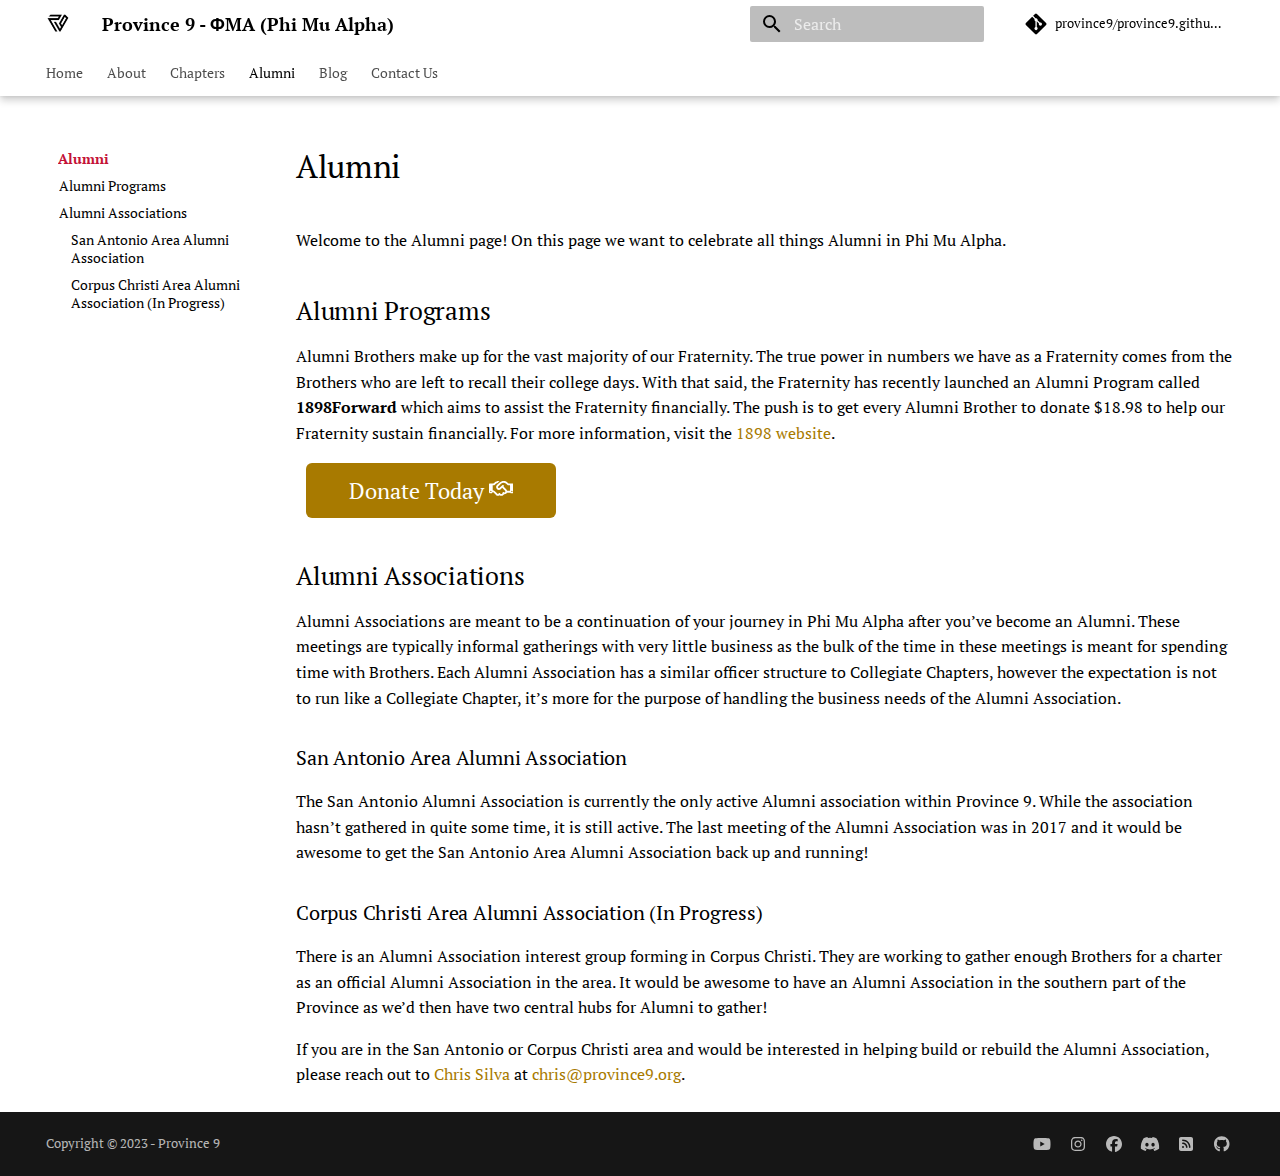
<file: alumni/index.html>
<!doctype html>
<html lang="en" class="no-js">
  <head>
    
      <meta charset="utf-8">
      <meta name="viewport" content="width=device-width,initial-scale=1">
      
      
        <meta name="author" content="Mason Egger">
      
      
        <link rel="canonical" href="https://province9.org/alumni/">
      
      
        <link rel="prev" href="../chapters/">
      
      
        <link rel="next" href="../blog/">
      
      
        <link rel="alternate" type="application/rss+xml" title="RSS feed" href="../feed_rss_created.xml">
        <link rel="alternate" type="application/rss+xml" title="RSS feed of updated content" href="../feed_rss_updated.xml">
      
      <link rel="icon" href="../assets/images/p9.png">
      <meta name="generator" content="mkdocs-1.6.1, mkdocs-material-9.5.44">
    
    
      
        <title>Alumni - Province 9 - ΦMA (Phi Mu Alpha)</title>
      
    
    
      <link rel="stylesheet" href="../assets/stylesheets/main.0253249f.min.css">
      
        
        <link rel="stylesheet" href="../assets/stylesheets/palette.06af60db.min.css">
      
      


    
    
      
    
    
      
        
        
        <link rel="preconnect" href="https://fonts.gstatic.com" crossorigin>
        <link rel="stylesheet" href="https://fonts.googleapis.com/css?family=PT+Serif:300,300i,400,400i,700,700i%7CRoboto+Mono:400,400i,700,700i&display=fallback">
        <style>:root{--md-text-font:"PT Serif";--md-code-font:"Roboto Mono"}</style>
      
    
    
      <link rel="stylesheet" href="../stylesheets/extra.css">
    
    <script>__md_scope=new URL("..",location),__md_hash=e=>[...e].reduce(((e,_)=>(e<<5)-e+_.charCodeAt(0)),0),__md_get=(e,_=localStorage,t=__md_scope)=>JSON.parse(_.getItem(t.pathname+"."+e)),__md_set=(e,_,t=localStorage,a=__md_scope)=>{try{t.setItem(a.pathname+"."+e,JSON.stringify(_))}catch(e){}}</script>
    
      
  


  
  

<script id="__analytics">function __md_analytics(){function e(){dataLayer.push(arguments)}window.dataLayer=window.dataLayer||[],e("js",new Date),e("config","G-VBH764B9Y0"),document.addEventListener("DOMContentLoaded",(function(){document.forms.search&&document.forms.search.query.addEventListener("blur",(function(){this.value&&e("event","search",{search_term:this.value})}));document$.subscribe((function(){var t=document.forms.feedback;if(void 0!==t)for(var a of t.querySelectorAll("[type=submit]"))a.addEventListener("click",(function(a){a.preventDefault();var n=document.location.pathname,d=this.getAttribute("data-md-value");e("event","feedback",{page:n,data:d}),t.firstElementChild.disabled=!0;var r=t.querySelector(".md-feedback__note [data-md-value='"+d+"']");r&&(r.hidden=!1)})),t.hidden=!1})),location$.subscribe((function(t){e("config","G-VBH764B9Y0",{page_path:t.pathname})}))}));var t=document.createElement("script");t.async=!0,t.src="https://www.googletagmanager.com/gtag/js?id=G-VBH764B9Y0",document.getElementById("__analytics").insertAdjacentElement("afterEnd",t)}</script>
  
    <script>"undefined"!=typeof __md_analytics&&__md_analytics()</script>
  

    
    
    
  </head>
  
  
    
    
      
    
    
    
    
    <body dir="ltr" data-md-color-scheme="p9_light" data-md-color-primary="indigo" data-md-color-accent="indigo">
  
    
    <input class="md-toggle" data-md-toggle="drawer" type="checkbox" id="__drawer" autocomplete="off">
    <input class="md-toggle" data-md-toggle="search" type="checkbox" id="__search" autocomplete="off">
    <label class="md-overlay" for="__drawer"></label>
    <div data-md-component="skip">
      
        
        <a href="#alumni" class="md-skip">
          Skip to content
        </a>
      
    </div>
    <div data-md-component="announce">
      
    </div>
    
    
      

  

<header class="md-header md-header--shadow md-header--lifted" data-md-component="header">
  <nav class="md-header__inner md-grid" aria-label="Header">
    <a href=".." title="Province 9 - ΦMA (Phi Mu Alpha)" class="md-header__button md-logo" aria-label="Province 9 - ΦMA (Phi Mu Alpha)" data-md-component="logo">
      
  <img src="../assets/images/p9.png" alt="logo">

    </a>
    <label class="md-header__button md-icon" for="__drawer">
      
      <svg xmlns="http://www.w3.org/2000/svg" viewBox="0 0 24 24"><path d="M3 6h18v2H3zm0 5h18v2H3zm0 5h18v2H3z"/></svg>
    </label>
    <div class="md-header__title" data-md-component="header-title">
      <div class="md-header__ellipsis">
        <div class="md-header__topic">
          <span class="md-ellipsis">
            Province 9 - ΦMA (Phi Mu Alpha)
          </span>
        </div>
        <div class="md-header__topic" data-md-component="header-topic">
          <span class="md-ellipsis">
            
              Alumni
            
          </span>
        </div>
      </div>
    </div>
    
      
        <form class="md-header__option" data-md-component="palette">
  
    
    
    
    <input class="md-option" data-md-color-media="" data-md-color-scheme="p9_light" data-md-color-primary="indigo" data-md-color-accent="indigo"  aria-hidden="true"  type="radio" name="__palette" id="__palette_0">
    
  
</form>
      
    
    
      <script>var palette=__md_get("__palette");if(palette&&palette.color){if("(prefers-color-scheme)"===palette.color.media){var media=matchMedia("(prefers-color-scheme: light)"),input=document.querySelector(media.matches?"[data-md-color-media='(prefers-color-scheme: light)']":"[data-md-color-media='(prefers-color-scheme: dark)']");palette.color.media=input.getAttribute("data-md-color-media"),palette.color.scheme=input.getAttribute("data-md-color-scheme"),palette.color.primary=input.getAttribute("data-md-color-primary"),palette.color.accent=input.getAttribute("data-md-color-accent")}for(var[key,value]of Object.entries(palette.color))document.body.setAttribute("data-md-color-"+key,value)}</script>
    
    
    
      <label class="md-header__button md-icon" for="__search">
        
        <svg xmlns="http://www.w3.org/2000/svg" viewBox="0 0 24 24"><path d="M9.5 3A6.5 6.5 0 0 1 16 9.5c0 1.61-.59 3.09-1.56 4.23l.27.27h.79l5 5-1.5 1.5-5-5v-.79l-.27-.27A6.52 6.52 0 0 1 9.5 16 6.5 6.5 0 0 1 3 9.5 6.5 6.5 0 0 1 9.5 3m0 2C7 5 5 7 5 9.5S7 14 9.5 14 14 12 14 9.5 12 5 9.5 5"/></svg>
      </label>
      <div class="md-search" data-md-component="search" role="dialog">
  <label class="md-search__overlay" for="__search"></label>
  <div class="md-search__inner" role="search">
    <form class="md-search__form" name="search">
      <input type="text" class="md-search__input" name="query" aria-label="Search" placeholder="Search" autocapitalize="off" autocorrect="off" autocomplete="off" spellcheck="false" data-md-component="search-query" required>
      <label class="md-search__icon md-icon" for="__search">
        
        <svg xmlns="http://www.w3.org/2000/svg" viewBox="0 0 24 24"><path d="M9.5 3A6.5 6.5 0 0 1 16 9.5c0 1.61-.59 3.09-1.56 4.23l.27.27h.79l5 5-1.5 1.5-5-5v-.79l-.27-.27A6.52 6.52 0 0 1 9.5 16 6.5 6.5 0 0 1 3 9.5 6.5 6.5 0 0 1 9.5 3m0 2C7 5 5 7 5 9.5S7 14 9.5 14 14 12 14 9.5 12 5 9.5 5"/></svg>
        
        <svg xmlns="http://www.w3.org/2000/svg" viewBox="0 0 24 24"><path d="M20 11v2H8l5.5 5.5-1.42 1.42L4.16 12l7.92-7.92L13.5 5.5 8 11z"/></svg>
      </label>
      <nav class="md-search__options" aria-label="Search">
        
        <button type="reset" class="md-search__icon md-icon" title="Clear" aria-label="Clear" tabindex="-1">
          
          <svg xmlns="http://www.w3.org/2000/svg" viewBox="0 0 24 24"><path d="M19 6.41 17.59 5 12 10.59 6.41 5 5 6.41 10.59 12 5 17.59 6.41 19 12 13.41 17.59 19 19 17.59 13.41 12z"/></svg>
        </button>
      </nav>
      
    </form>
    <div class="md-search__output">
      <div class="md-search__scrollwrap" tabindex="0" data-md-scrollfix>
        <div class="md-search-result" data-md-component="search-result">
          <div class="md-search-result__meta">
            Initializing search
          </div>
          <ol class="md-search-result__list" role="presentation"></ol>
        </div>
      </div>
    </div>
  </div>
</div>
    
    
      <div class="md-header__source">
        <a href="https://github.com/province9/province9.github.io" title="Go to repository" class="md-source" data-md-component="source">
  <div class="md-source__icon md-icon">
    
    <svg xmlns="http://www.w3.org/2000/svg" viewBox="0 0 448 512"><!--! Font Awesome Free 6.6.0 by @fontawesome - https://fontawesome.com License - https://fontawesome.com/license/free (Icons: CC BY 4.0, Fonts: SIL OFL 1.1, Code: MIT License) Copyright 2024 Fonticons, Inc.--><path d="M439.55 236.05 244 40.45a28.87 28.87 0 0 0-40.81 0l-40.66 40.63 51.52 51.52c27.06-9.14 52.68 16.77 43.39 43.68l49.66 49.66c34.23-11.8 61.18 31 35.47 56.69-26.49 26.49-70.21-2.87-56-37.34L240.22 199v121.85c25.3 12.54 22.26 41.85 9.08 55a34.34 34.34 0 0 1-48.55 0c-17.57-17.6-11.07-46.91 11.25-56v-123c-20.8-8.51-24.6-30.74-18.64-45L142.57 101 8.45 235.14a28.86 28.86 0 0 0 0 40.81l195.61 195.6a28.86 28.86 0 0 0 40.8 0l194.69-194.69a28.86 28.86 0 0 0 0-40.81"/></svg>
  </div>
  <div class="md-source__repository">
    province9/province9.github.io
  </div>
</a>
      </div>
    
  </nav>
  
    
      
<nav class="md-tabs" aria-label="Tabs" data-md-component="tabs">
  <div class="md-grid">
    <ul class="md-tabs__list">
      
        
  
  
  
    <li class="md-tabs__item">
      <a href=".." class="md-tabs__link">
        
  
    
  
  Home

      </a>
    </li>
  

      
        
  
  
  
    <li class="md-tabs__item">
      <a href="../about/" class="md-tabs__link">
        
  
    
  
  About

      </a>
    </li>
  

      
        
  
  
  
    <li class="md-tabs__item">
      <a href="../chapters/" class="md-tabs__link">
        
  
    
  
  Chapters

      </a>
    </li>
  

      
        
  
  
    
  
  
    <li class="md-tabs__item md-tabs__item--active">
      <a href="./" class="md-tabs__link">
        
  
    
  
  Alumni

      </a>
    </li>
  

      
        
  
  
  
    
    
      <li class="md-tabs__item">
        <a href="../blog/" class="md-tabs__link">
          
  
  Blog

        </a>
      </li>
    
  

      
        
  
  
  
    <li class="md-tabs__item">
      <a href="../contact/" class="md-tabs__link">
        
  
    
  
  Contact Us

      </a>
    </li>
  

      
    </ul>
  </div>
</nav>
    
  
</header>
    
    <div class="md-container" data-md-component="container">
      
      
        
      
      <main class="md-main" data-md-component="main">
        <div class="md-main__inner md-grid">
          
            
              
              <div class="md-sidebar md-sidebar--primary" data-md-component="sidebar" data-md-type="navigation" >
                <div class="md-sidebar__scrollwrap">
                  <div class="md-sidebar__inner">
                    


  


  

<nav class="md-nav md-nav--primary md-nav--lifted md-nav--integrated" aria-label="Navigation" data-md-level="0">
  <label class="md-nav__title" for="__drawer">
    <a href=".." title="Province 9 - ΦMA (Phi Mu Alpha)" class="md-nav__button md-logo" aria-label="Province 9 - ΦMA (Phi Mu Alpha)" data-md-component="logo">
      
  <img src="../assets/images/p9.png" alt="logo">

    </a>
    Province 9 - ΦMA (Phi Mu Alpha)
  </label>
  
    <div class="md-nav__source">
      <a href="https://github.com/province9/province9.github.io" title="Go to repository" class="md-source" data-md-component="source">
  <div class="md-source__icon md-icon">
    
    <svg xmlns="http://www.w3.org/2000/svg" viewBox="0 0 448 512"><!--! Font Awesome Free 6.6.0 by @fontawesome - https://fontawesome.com License - https://fontawesome.com/license/free (Icons: CC BY 4.0, Fonts: SIL OFL 1.1, Code: MIT License) Copyright 2024 Fonticons, Inc.--><path d="M439.55 236.05 244 40.45a28.87 28.87 0 0 0-40.81 0l-40.66 40.63 51.52 51.52c27.06-9.14 52.68 16.77 43.39 43.68l49.66 49.66c34.23-11.8 61.18 31 35.47 56.69-26.49 26.49-70.21-2.87-56-37.34L240.22 199v121.85c25.3 12.54 22.26 41.85 9.08 55a34.34 34.34 0 0 1-48.55 0c-17.57-17.6-11.07-46.91 11.25-56v-123c-20.8-8.51-24.6-30.74-18.64-45L142.57 101 8.45 235.14a28.86 28.86 0 0 0 0 40.81l195.61 195.6a28.86 28.86 0 0 0 40.8 0l194.69-194.69a28.86 28.86 0 0 0 0-40.81"/></svg>
  </div>
  <div class="md-source__repository">
    province9/province9.github.io
  </div>
</a>
    </div>
  
  <ul class="md-nav__list" data-md-scrollfix>
    
      
      
  
  
  
  
    <li class="md-nav__item">
      <a href=".." class="md-nav__link">
        
  
  <span class="md-ellipsis">
    Home
  </span>
  

      </a>
    </li>
  

    
      
      
  
  
  
  
    <li class="md-nav__item">
      <a href="../about/" class="md-nav__link">
        
  
  <span class="md-ellipsis">
    About
  </span>
  

      </a>
    </li>
  

    
      
      
  
  
  
  
    <li class="md-nav__item">
      <a href="../chapters/" class="md-nav__link">
        
  
  <span class="md-ellipsis">
    Chapters
  </span>
  

      </a>
    </li>
  

    
      
      
  
  
    
  
  
  
    <li class="md-nav__item md-nav__item--active">
      
      <input class="md-nav__toggle md-toggle" type="checkbox" id="__toc">
      
      
        
      
      
        <label class="md-nav__link md-nav__link--active" for="__toc">
          
  
  <span class="md-ellipsis">
    Alumni
  </span>
  

          <span class="md-nav__icon md-icon"></span>
        </label>
      
      <a href="./" class="md-nav__link md-nav__link--active">
        
  
  <span class="md-ellipsis">
    Alumni
  </span>
  

      </a>
      
        

<nav class="md-nav md-nav--secondary" aria-label="Table of contents">
  
  
  
    
  
  
    <label class="md-nav__title" for="__toc">
      <span class="md-nav__icon md-icon"></span>
      Table of contents
    </label>
    <ul class="md-nav__list" data-md-component="toc" data-md-scrollfix>
      
        <li class="md-nav__item">
  <a href="#alumni-programs" class="md-nav__link">
    <span class="md-ellipsis">
      Alumni Programs
    </span>
  </a>
  
</li>
      
        <li class="md-nav__item">
  <a href="#alumni-associations" class="md-nav__link">
    <span class="md-ellipsis">
      Alumni Associations
    </span>
  </a>
  
    <nav class="md-nav" aria-label="Alumni Associations">
      <ul class="md-nav__list">
        
          <li class="md-nav__item">
  <a href="#san-antonio-area-alumni-association" class="md-nav__link">
    <span class="md-ellipsis">
      San Antonio Area Alumni Association
    </span>
  </a>
  
</li>
        
          <li class="md-nav__item">
  <a href="#corpus-christi-area-alumni-association-in-progress" class="md-nav__link">
    <span class="md-ellipsis">
      Corpus Christi Area Alumni Association (In Progress)
    </span>
  </a>
  
</li>
        
      </ul>
    </nav>
  
</li>
      
    </ul>
  
</nav>
      
    </li>
  

    
      
      
  
  
  
  
    
    
    
      
      
    
    
    <li class="md-nav__item md-nav__item--nested">
      
        
        
        <input class="md-nav__toggle md-toggle " type="checkbox" id="__nav_5" >
        
          
          <label class="md-nav__link" for="__nav_5" id="__nav_5_label" tabindex="0">
            
  
  <span class="md-ellipsis">
    Blog
  </span>
  

            <span class="md-nav__icon md-icon"></span>
          </label>
        
        <nav class="md-nav" data-md-level="1" aria-labelledby="__nav_5_label" aria-expanded="false">
          <label class="md-nav__title" for="__nav_5">
            <span class="md-nav__icon md-icon"></span>
            Blog
          </label>
          <ul class="md-nav__list" data-md-scrollfix>
            
              
                
  
  
  
    
  
  
    <li class="md-nav__item">
      <a href="../blog/" class="md-nav__link">
        
  
  <span class="md-ellipsis">
    Blog
  </span>
  

      </a>
    </li>
  

              
            
              
                
  
  
  
  
    
    
    
      
      
    
    
    <li class="md-nav__item md-nav__item--nested">
      
        
        
        <input class="md-nav__toggle md-toggle " type="checkbox" id="__nav_5_2" >
        
          
          <label class="md-nav__link" for="__nav_5_2" id="__nav_5_2_label" tabindex="0">
            
  
  <span class="md-ellipsis">
    Archive
  </span>
  

            <span class="md-nav__icon md-icon"></span>
          </label>
        
        <nav class="md-nav" data-md-level="2" aria-labelledby="__nav_5_2_label" aria-expanded="false">
          <label class="md-nav__title" for="__nav_5_2">
            <span class="md-nav__icon md-icon"></span>
            Archive
          </label>
          <ul class="md-nav__list" data-md-scrollfix>
            
              
                
  
  
  
    
  
  
    <li class="md-nav__item">
      <a href="../blog/archive/2023/" class="md-nav__link">
        
  
  <span class="md-ellipsis">
    2023
  </span>
  

      </a>
    </li>
  

              
            
          </ul>
        </nav>
      
    </li>
  

              
            
              
                
  
  
  
  
    
    
    
      
      
    
    
    <li class="md-nav__item md-nav__item--nested">
      
        
        
        <input class="md-nav__toggle md-toggle " type="checkbox" id="__nav_5_3" >
        
          
          <label class="md-nav__link" for="__nav_5_3" id="__nav_5_3_label" tabindex="0">
            
  
  <span class="md-ellipsis">
    Categories
  </span>
  

            <span class="md-nav__icon md-icon"></span>
          </label>
        
        <nav class="md-nav" data-md-level="2" aria-labelledby="__nav_5_3_label" aria-expanded="false">
          <label class="md-nav__title" for="__nav_5_3">
            <span class="md-nav__icon md-icon"></span>
            Categories
          </label>
          <ul class="md-nav__list" data-md-scrollfix>
            
              
                
  
  
  
    
  
  
    <li class="md-nav__item">
      <a href="../blog/category/administrative/" class="md-nav__link">
        
  
  <span class="md-ellipsis">
    Administrative
  </span>
  

      </a>
    </li>
  

              
            
          </ul>
        </nav>
      
    </li>
  

              
            
          </ul>
        </nav>
      
    </li>
  

    
      
      
  
  
  
  
    <li class="md-nav__item">
      <a href="../contact/" class="md-nav__link">
        
  
  <span class="md-ellipsis">
    Contact Us
  </span>
  

      </a>
    </li>
  

    
  </ul>
</nav>
                  </div>
                </div>
              </div>
            
            
          
          
            <div class="md-content" data-md-component="content">
              <article class="md-content__inner md-typeset">
                
                  

  
  


<h1 id="alumni">Alumni<a class="headerlink" href="#alumni" title="Permanent link">&para;</a></h1>
<p>Welcome to the Alumni page! On this page we want to celebrate all things Alumni in Phi Mu Alpha. </p>
<h2 id="alumni-programs">Alumni Programs<a class="headerlink" href="#alumni-programs" title="Permanent link">&para;</a></h2>
<p>Alumni Brothers make up for the vast majority of our Fraternity. The true 
power in numbers we have as a Fraternity comes from the Brothers who are left 
to recall their college days. With that said, the Fraternity has recently 
launched an Alumni Program called <strong>1898Forward</strong> which aims to assist the 
Fraternity financially. The push is to get every Alumni Brother to donate 
$18.98 to help our Fraternity sustain financially. For more information, visit
the <a href="https://1898forward.org">1898 website</a>. </p>
<p><a class="p9-button p9-button--primary" href="https://1898forward.org">Donate Today <span class="twemoji"><svg xmlns="http://www.w3.org/2000/svg" viewBox="0 0 640 512"><!--! Font Awesome Free 6.6.0 by @fontawesome - https://fontawesome.com License - https://fontawesome.com/license/free (Icons: CC BY 4.0, Fonts: SIL OFL 1.1, Code: MIT License) Copyright 2024 Fonticons, Inc.--><path d="m272.2 64.6-51.1 51.1c-15.3 4.2-29.5 11.9-41.5 22.5L153 161.9c-10.2 9.1-23.5 14.1-37.2 14.1H96v128c20.4.6 39.8 8.9 54.3 23.4l35.6 35.6 7 7 27 27c6.2 6.2 16.4 6.2 22.6 0 1.7-1.7 3-3.7 3.7-5.8 2.8-7.7 9.3-13.5 17.3-15.3s16.4.6 22.2 6.5l10.8 10.6c11.6 11.6 30.4 11.6 41.9 0 5.4-5.4 8.3-12.3 8.6-19.4.4-8.8 5.6-16.6 13.6-20.4s17.3-3 24.4 2.1c9.4 6.7 22.5 5.8 30.9-2.6 9.4-9.4 9.4-24.6 0-33.9L340.1 243l-35.8 33c-27.3 25.2-69.2 25.6-97 .9-31.7-28.2-32.4-77.4-1.6-106.5l70.1-66.2C303.2 78.4 339.4 64 377.1 64c36.1 0 71 13.3 97.9 37.2l30.1 26.8H624c8.8 0 16 7.2 16 16v208c0 17.7-14.3 32-32 32h-32c-11.8 0-22.2-6.4-27.7-16h-84.9c-3.4 6.7-7.9 13.1-13.5 18.7-17.1 17.1-40.8 23.8-63 20.1-3.6 7.3-8.5 14.1-14.6 20.2-27.3 27.3-70 30-100.4 8.1-25.1 20.8-62.5 19.5-86-4.1L159 404l-7-7-35.6-35.6c-5.5-5.5-12.7-8.7-20.4-9.3 0 17.6-14.4 31.9-32 31.9H32c-17.7 0-32-14.3-32-32V144c0-8.8 7.2-16 16-16h99.8c2 0 3.9-.7 5.3-2l26.5-23.6C175.5 77.7 211.4 64 248.7 64H259c4.4 0 8.9.2 13.2.6M544 320V176h-48c-5.9 0-11.6-2.2-15.9-6.1l-36.9-32.8C425 120.9 401.5 112 377.1 112c-25.4 0-49.8 9.7-68.3 27.1l-70.1 66.2c-10.3 9.8-10.1 26.3.5 35.7 9.3 8.3 23.4 8.1 32.5-.3l71.9-66.4c9.7-9 24.9-8.4 33.9 1.4s8.4 24.9-1.4 33.9l-.8.8 74.4 74.4c10 10 16.5 22.3 19.4 35.1h74.8zM64 336a16 16 0 1 0-32 0 16 16 0 1 0 32 0m528 16a16 16 0 1 0 0-32 16 16 0 1 0 0 32"/></svg></span></a></p>
<h2 id="alumni-associations">Alumni Associations<a class="headerlink" href="#alumni-associations" title="Permanent link">&para;</a></h2>
<p>Alumni Associations are meant to be a continuation of your journey in Phi Mu 
Alpha after you’ve become an Alumni. These meetings are typically informal
gatherings with very little business as the bulk of the time in these meetings 
is meant for spending time with Brothers. Each Alumni Association has a 
similar officer structure to Collegiate Chapters, however the expectation is 
not to run like a Collegiate Chapter, it’s more for the purpose of handling 
the business needs of the Alumni Association. </p>
<h3 id="san-antonio-area-alumni-association">San Antonio Area Alumni Association<a class="headerlink" href="#san-antonio-area-alumni-association" title="Permanent link">&para;</a></h3>
<p>The San Antonio Alumni Association is currently the only active Alumni 
association within Province 9. While the association hasn’t gathered 
in quite some time, it is still active. The last meeting of the Alumni 
Association was in 2017 and it would be awesome to get the San 
Antonio Area Alumni Association back up and running! </p>
<h3 id="corpus-christi-area-alumni-association-in-progress">Corpus Christi Area Alumni Association (In Progress)<a class="headerlink" href="#corpus-christi-area-alumni-association-in-progress" title="Permanent link">&para;</a></h3>
<p>There is an Alumni Association interest group forming in Corpus Christi. 
They are working to gather enough Brothers for a charter as an official Alumni 
Association in the area. It would be awesome to have an Alumni Association in 
the southern part of the Province as we’d then have two central hubs for 
Alumni to gather!</p>
<p>If you are in the San Antonio or Corpus Christi area and would be interested in helping build or rebuild the Alumni Association, please reach out to <a href="mailto:chris@province9.org">Chris Silva</a> at <a href="mailto:chris@province9.org">chris@province9.org</a>. </p>









  




                
              </article>
            </div>
          
          
<script>var target=document.getElementById(location.hash.slice(1));target&&target.name&&(target.checked=target.name.startsWith("__tabbed_"))</script>
        </div>
        
          <button type="button" class="md-top md-icon" data-md-component="top" hidden>
  
  <svg xmlns="http://www.w3.org/2000/svg" viewBox="0 0 24 24"><path d="M13 20h-2V8l-5.5 5.5-1.42-1.42L12 4.16l7.92 7.92-1.42 1.42L13 8z"/></svg>
  Back to top
</button>
        
      </main>
      
        <footer class="md-footer">
  
  <div class="md-footer-meta md-typeset">
    <div class="md-footer-meta__inner md-grid">
      <div class="md-copyright">
  
    <div class="md-copyright__highlight">
      Copyright &copy; 2023 - Province 9
    </div>
  
  
</div>
      
        <div class="md-social">
  
    
    
    
    
    <a href="https://www.youtube.com/@province9sinfonia605" target="_blank" rel="noopener" title="YouTube" class="md-social__link">
      <svg xmlns="http://www.w3.org/2000/svg" viewBox="0 0 576 512"><!--! Font Awesome Free 6.6.0 by @fontawesome - https://fontawesome.com License - https://fontawesome.com/license/free (Icons: CC BY 4.0, Fonts: SIL OFL 1.1, Code: MIT License) Copyright 2024 Fonticons, Inc.--><path d="M549.655 124.083c-6.281-23.65-24.787-42.276-48.284-48.597C458.781 64 288 64 288 64S117.22 64 74.629 75.486c-23.497 6.322-42.003 24.947-48.284 48.597-11.412 42.867-11.412 132.305-11.412 132.305s0 89.438 11.412 132.305c6.281 23.65 24.787 41.5 48.284 47.821C117.22 448 288 448 288 448s170.78 0 213.371-11.486c23.497-6.321 42.003-24.171 48.284-47.821 11.412-42.867 11.412-132.305 11.412-132.305s0-89.438-11.412-132.305m-317.51 213.508V175.185l142.739 81.205z"/></svg>
    </a>
  
    
    
    
    
    <a href="https://instagram.com/province9sinfonia" target="_blank" rel="noopener" title="Instagram" class="md-social__link">
      <svg xmlns="http://www.w3.org/2000/svg" viewBox="0 0 448 512"><!--! Font Awesome Free 6.6.0 by @fontawesome - https://fontawesome.com License - https://fontawesome.com/license/free (Icons: CC BY 4.0, Fonts: SIL OFL 1.1, Code: MIT License) Copyright 2024 Fonticons, Inc.--><path d="M224.1 141c-63.6 0-114.9 51.3-114.9 114.9s51.3 114.9 114.9 114.9S339 319.5 339 255.9 287.7 141 224.1 141m0 189.6c-41.1 0-74.7-33.5-74.7-74.7s33.5-74.7 74.7-74.7 74.7 33.5 74.7 74.7-33.6 74.7-74.7 74.7m146.4-194.3c0 14.9-12 26.8-26.8 26.8-14.9 0-26.8-12-26.8-26.8s12-26.8 26.8-26.8 26.8 12 26.8 26.8m76.1 27.2c-1.7-35.9-9.9-67.7-36.2-93.9-26.2-26.2-58-34.4-93.9-36.2-37-2.1-147.9-2.1-184.9 0-35.8 1.7-67.6 9.9-93.9 36.1s-34.4 58-36.2 93.9c-2.1 37-2.1 147.9 0 184.9 1.7 35.9 9.9 67.7 36.2 93.9s58 34.4 93.9 36.2c37 2.1 147.9 2.1 184.9 0 35.9-1.7 67.7-9.9 93.9-36.2 26.2-26.2 34.4-58 36.2-93.9 2.1-37 2.1-147.8 0-184.8M398.8 388c-7.8 19.6-22.9 34.7-42.6 42.6-29.5 11.7-99.5 9-132.1 9s-102.7 2.6-132.1-9c-19.6-7.8-34.7-22.9-42.6-42.6-11.7-29.5-9-99.5-9-132.1s-2.6-102.7 9-132.1c7.8-19.6 22.9-34.7 42.6-42.6 29.5-11.7 99.5-9 132.1-9s102.7-2.6 132.1 9c19.6 7.8 34.7 22.9 42.6 42.6 11.7 29.5 9 99.5 9 132.1s2.7 102.7-9 132.1"/></svg>
    </a>
  
    
    
    
    
    <a href="https://www.facebook.com/groups/15740270162" target="_blank" rel="noopener" title="Facebook" class="md-social__link">
      <svg xmlns="http://www.w3.org/2000/svg" viewBox="0 0 512 512"><!--! Font Awesome Free 6.6.0 by @fontawesome - https://fontawesome.com License - https://fontawesome.com/license/free (Icons: CC BY 4.0, Fonts: SIL OFL 1.1, Code: MIT License) Copyright 2024 Fonticons, Inc.--><path d="M512 256C512 114.6 397.4 0 256 0S0 114.6 0 256c0 120 82.7 220.8 194.2 248.5V334.2h-52.8V256h52.8v-33.7c0-87.1 39.4-127.5 125-127.5 16.2 0 44.2 3.2 55.7 6.4V172c-6-.6-16.5-1-29.6-1-42 0-58.2 15.9-58.2 57.2V256h83.6l-14.4 78.2H287v175.9C413.8 494.8 512 386.9 512 256"/></svg>
    </a>
  
    
    
    
    
    <a href="https://discord.gg/GmPHETj7EF" target="_blank" rel="noopener" title="Discord" class="md-social__link">
      <svg xmlns="http://www.w3.org/2000/svg" viewBox="0 0 640 512"><!--! Font Awesome Free 6.6.0 by @fontawesome - https://fontawesome.com License - https://fontawesome.com/license/free (Icons: CC BY 4.0, Fonts: SIL OFL 1.1, Code: MIT License) Copyright 2024 Fonticons, Inc.--><path d="M524.531 69.836a1.5 1.5 0 0 0-.764-.7A485 485 0 0 0 404.081 32.03a1.82 1.82 0 0 0-1.923.91 338 338 0 0 0-14.9 30.6 447.9 447.9 0 0 0-134.426 0 310 310 0 0 0-15.135-30.6 1.89 1.89 0 0 0-1.924-.91 483.7 483.7 0 0 0-119.688 37.107 1.7 1.7 0 0 0-.788.676C39.068 183.651 18.186 294.69 28.43 404.354a2.02 2.02 0 0 0 .765 1.375 487.7 487.7 0 0 0 146.825 74.189 1.9 1.9 0 0 0 2.063-.676A348 348 0 0 0 208.12 430.4a1.86 1.86 0 0 0-1.019-2.588 321 321 0 0 1-45.868-21.853 1.885 1.885 0 0 1-.185-3.126 251 251 0 0 0 9.109-7.137 1.82 1.82 0 0 1 1.9-.256c96.229 43.917 200.41 43.917 295.5 0a1.81 1.81 0 0 1 1.924.233 235 235 0 0 0 9.132 7.16 1.884 1.884 0 0 1-.162 3.126 301.4 301.4 0 0 1-45.89 21.83 1.875 1.875 0 0 0-1 2.611 391 391 0 0 0 30.014 48.815 1.86 1.86 0 0 0 2.063.7A486 486 0 0 0 610.7 405.729a1.88 1.88 0 0 0 .765-1.352c12.264-126.783-20.532-236.912-86.934-334.541M222.491 337.58c-28.972 0-52.844-26.587-52.844-59.239s23.409-59.241 52.844-59.241c29.665 0 53.306 26.82 52.843 59.239 0 32.654-23.41 59.241-52.843 59.241m195.38 0c-28.971 0-52.843-26.587-52.843-59.239s23.409-59.241 52.843-59.241c29.667 0 53.307 26.82 52.844 59.239 0 32.654-23.177 59.241-52.844 59.241"/></svg>
    </a>
  
    
    
    
    
    <a href="./feed_rss_updated.xml" target="_blank" rel="noopener" title="RSS" class="md-social__link">
      <svg xmlns="http://www.w3.org/2000/svg" viewBox="0 0 448 512"><!--! Font Awesome Free 6.6.0 by @fontawesome - https://fontawesome.com License - https://fontawesome.com/license/free (Icons: CC BY 4.0, Fonts: SIL OFL 1.1, Code: MIT License) Copyright 2024 Fonticons, Inc.--><path d="M64 32C28.7 32 0 60.7 0 96v320c0 35.3 28.7 64 64 64h320c35.3 0 64-28.7 64-64V96c0-35.3-28.7-64-64-64zm32 104c0-13.3 10.7-24 24-24 137 0 248 111 248 248 0 13.3-10.7 24-24 24s-24-10.7-24-24c0-110.5-89.5-200-200-200-13.3 0-24-10.7-24-24m0 96c0-13.3 10.7-24 24-24 83.9 0 152 68.1 152 152 0 13.3-10.7 24-24 24s-24-10.7-24-24c0-57.4-46.6-104-104-104-13.3 0-24-10.7-24-24m0 120a32 32 0 1 1 64 0 32 32 0 1 1-64 0"/></svg>
    </a>
  
    
    
    
    
    <a href="https://github.com/province9" target="_blank" rel="noopener" title="GitHub" class="md-social__link">
      <svg xmlns="http://www.w3.org/2000/svg" viewBox="0 0 496 512"><!--! Font Awesome Free 6.6.0 by @fontawesome - https://fontawesome.com License - https://fontawesome.com/license/free (Icons: CC BY 4.0, Fonts: SIL OFL 1.1, Code: MIT License) Copyright 2024 Fonticons, Inc.--><path d="M165.9 397.4c0 2-2.3 3.6-5.2 3.6-3.3.3-5.6-1.3-5.6-3.6 0-2 2.3-3.6 5.2-3.6 3-.3 5.6 1.3 5.6 3.6m-31.1-4.5c-.7 2 1.3 4.3 4.3 4.9 2.6 1 5.6 0 6.2-2s-1.3-4.3-4.3-5.2c-2.6-.7-5.5.3-6.2 2.3m44.2-1.7c-2.9.7-4.9 2.6-4.6 4.9.3 2 2.9 3.3 5.9 2.6 2.9-.7 4.9-2.6 4.6-4.6-.3-1.9-3-3.2-5.9-2.9M244.8 8C106.1 8 0 113.3 0 252c0 110.9 69.8 205.8 169.5 239.2 12.8 2.3 17.3-5.6 17.3-12.1 0-6.2-.3-40.4-.3-61.4 0 0-70 15-84.7-29.8 0 0-11.4-29.1-27.8-36.6 0 0-22.9-15.7 1.6-15.4 0 0 24.9 2 38.6 25.8 21.9 38.6 58.6 27.5 72.9 20.9 2.3-16 8.8-27.1 16-33.7-55.9-6.2-112.3-14.3-112.3-110.5 0-27.5 7.6-41.3 23.6-58.9-2.6-6.5-11.1-33.3 2.6-67.9 20.9-6.5 69 27 69 27 20-5.6 41.5-8.5 62.8-8.5s42.8 2.9 62.8 8.5c0 0 48.1-33.6 69-27 13.7 34.7 5.2 61.4 2.6 67.9 16 17.7 25.8 31.5 25.8 58.9 0 96.5-58.9 104.2-114.8 110.5 9.2 7.9 17 22.9 17 46.4 0 33.7-.3 75.4-.3 83.6 0 6.5 4.6 14.4 17.3 12.1C428.2 457.8 496 362.9 496 252 496 113.3 383.5 8 244.8 8M97.2 352.9c-1.3 1-1 3.3.7 5.2 1.6 1.6 3.9 2.3 5.2 1 1.3-1 1-3.3-.7-5.2-1.6-1.6-3.9-2.3-5.2-1m-10.8-8.1c-.7 1.3.3 2.9 2.3 3.9 1.6 1 3.6.7 4.3-.7.7-1.3-.3-2.9-2.3-3.9-2-.6-3.6-.3-4.3.7m32.4 35.6c-1.6 1.3-1 4.3 1.3 6.2 2.3 2.3 5.2 2.6 6.5 1 1.3-1.3.7-4.3-1.3-6.2-2.2-2.3-5.2-2.6-6.5-1m-11.4-14.7c-1.6 1-1.6 3.6 0 5.9s4.3 3.3 5.6 2.3c1.6-1.3 1.6-3.9 0-6.2-1.4-2.3-4-3.3-5.6-2"/></svg>
    </a>
  
</div>
      
    </div>
  </div>
</footer>
      
    </div>
    <div class="md-dialog" data-md-component="dialog">
      <div class="md-dialog__inner md-typeset"></div>
    </div>
    
    
    <script id="__config" type="application/json">{"base": "..", "features": ["announce.dismiss", "navigation.tabs", "navigation.tabs.sticky", "navigation.top", "navigation.tracking", "toc.follow", "toc.integrate"], "search": "../assets/javascripts/workers/search.6ce7567c.min.js", "translations": {"clipboard.copied": "Copied to clipboard", "clipboard.copy": "Copy to clipboard", "search.result.more.one": "1 more on this page", "search.result.more.other": "# more on this page", "search.result.none": "No matching documents", "search.result.one": "1 matching document", "search.result.other": "# matching documents", "search.result.placeholder": "Type to start searching", "search.result.term.missing": "Missing", "select.version": "Select version"}}</script>
    
    
      <script src="../assets/javascripts/bundle.83f73b43.min.js"></script>
      
    
  </body>
</html>
</file>
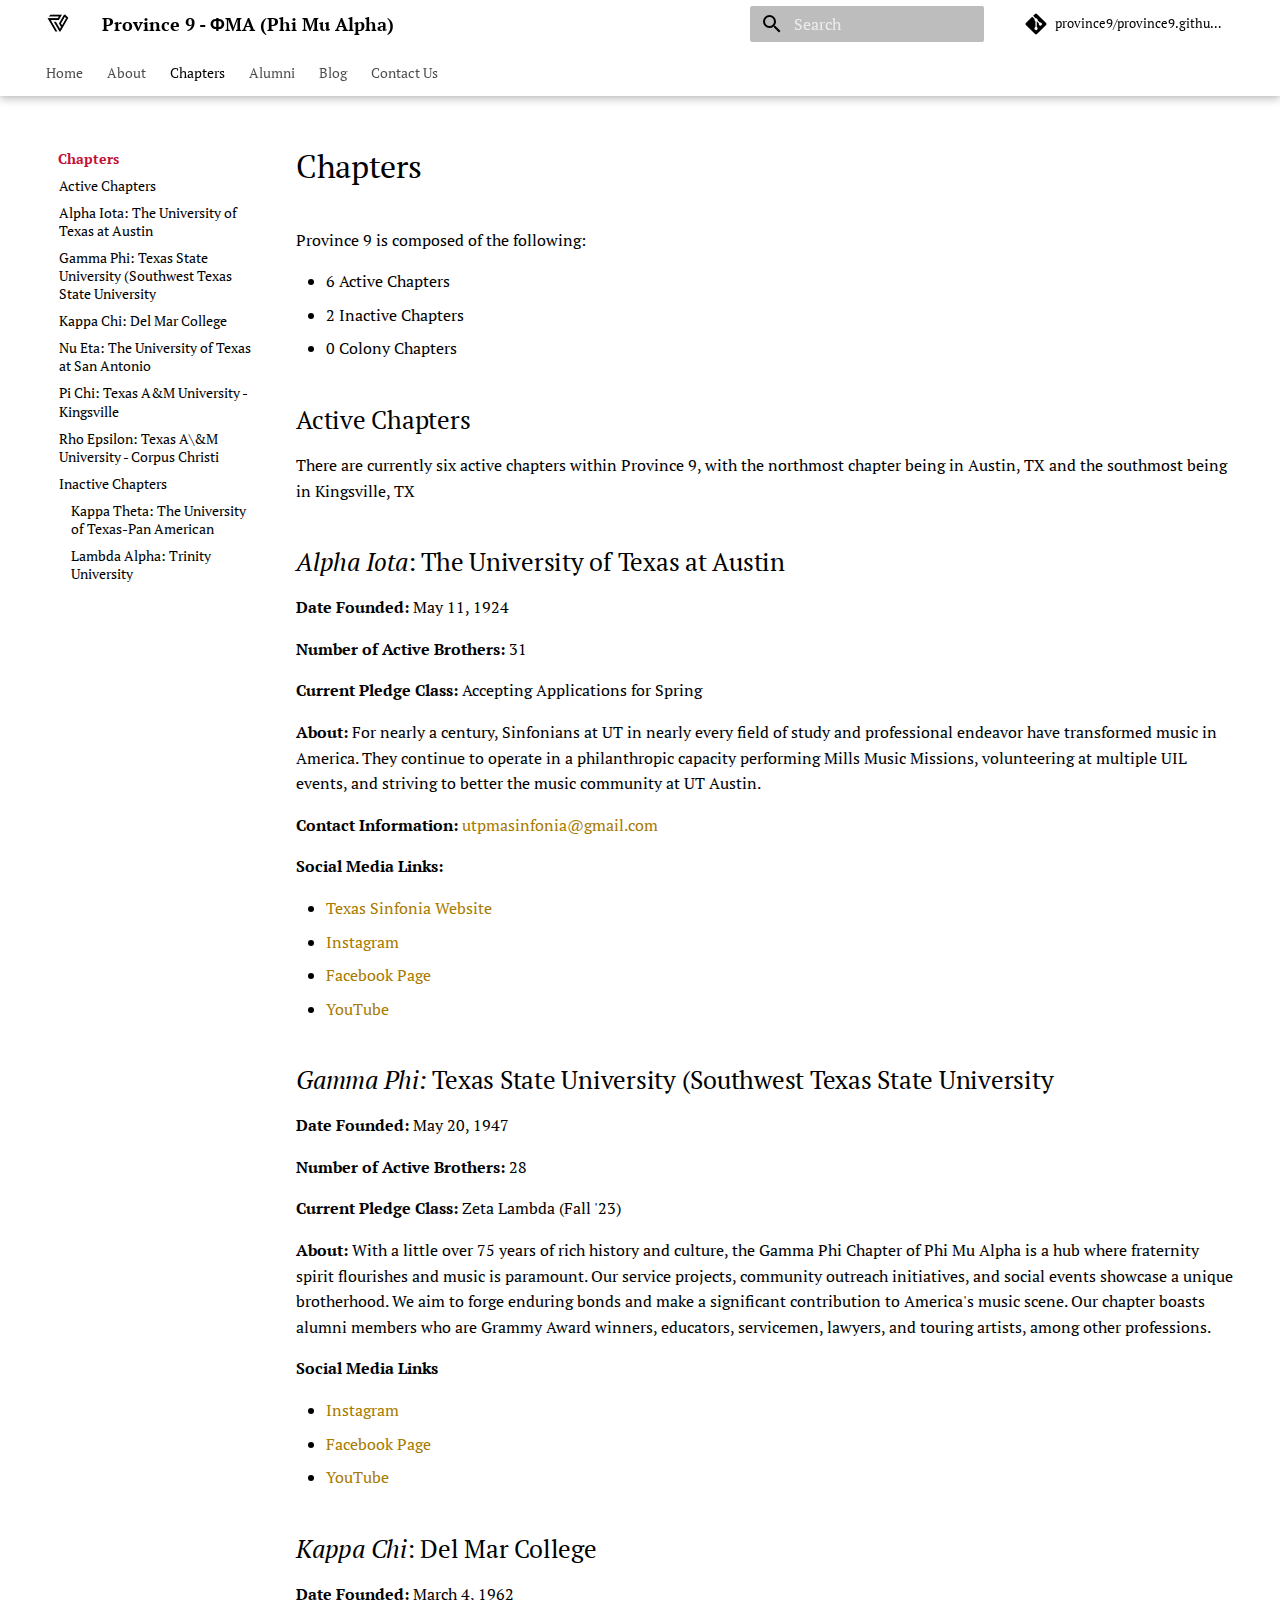
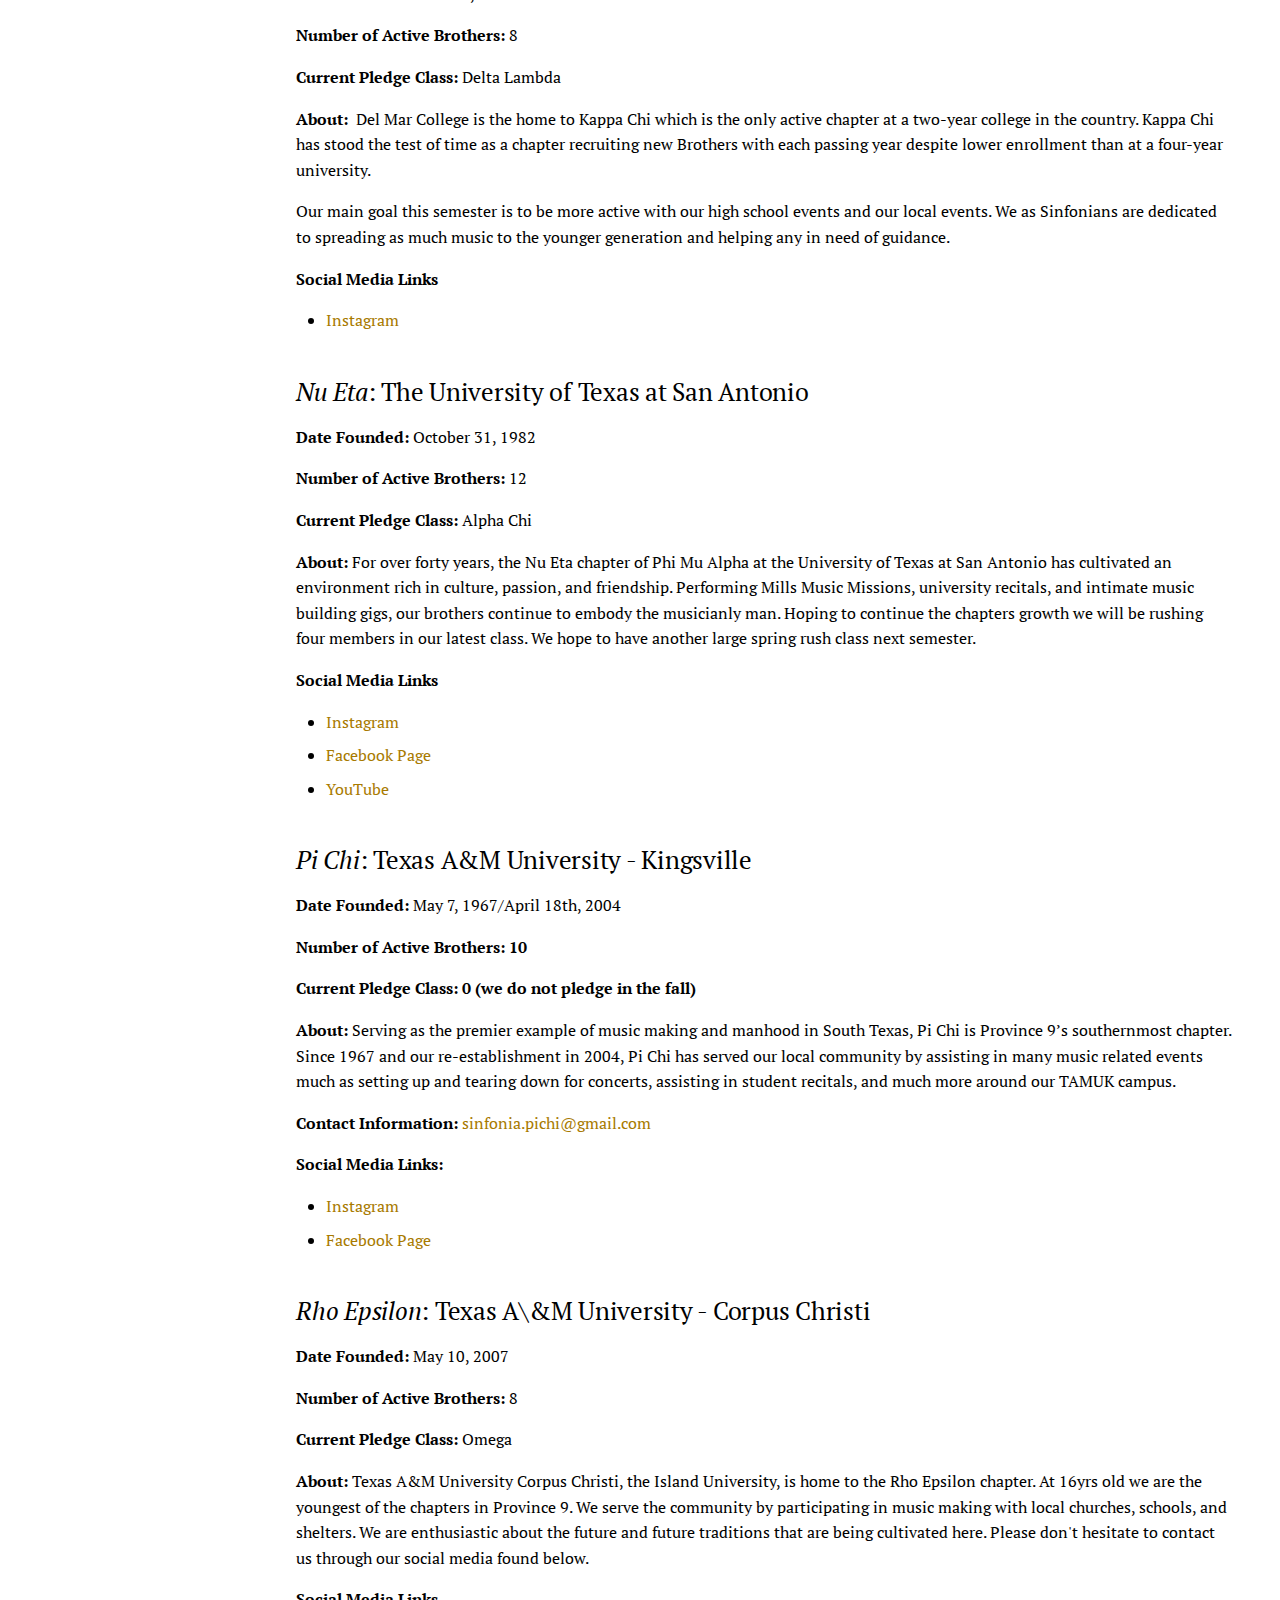
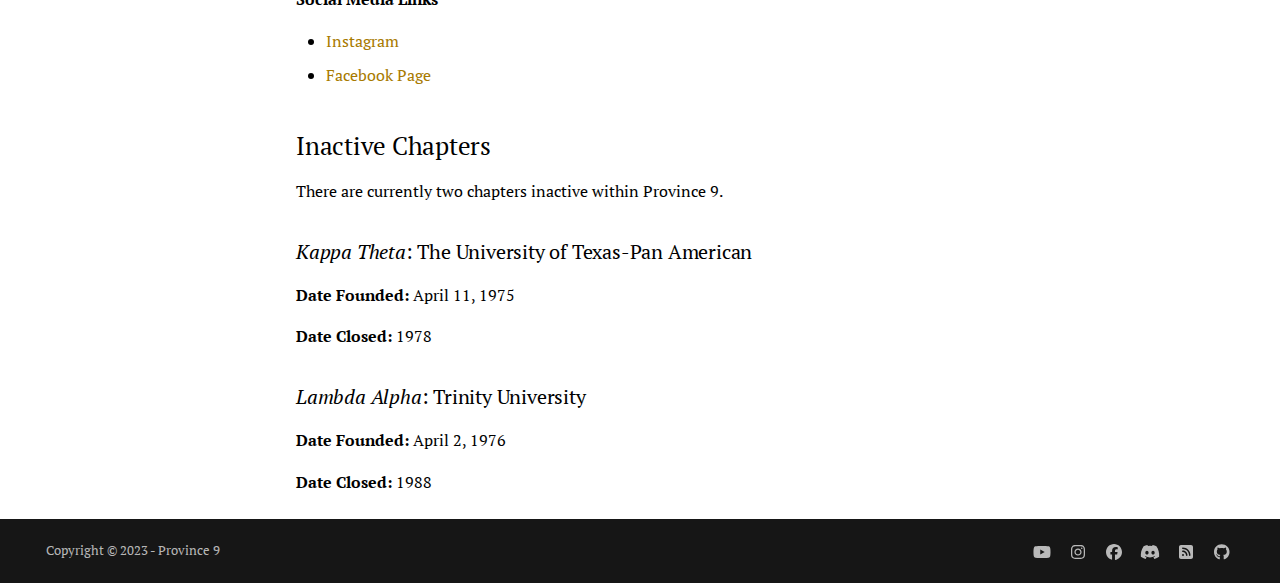
<file: chapters/index.html>
<!doctype html>
<html lang="en" class="no-js">
  <head>
    
      <meta charset="utf-8">
      <meta name="viewport" content="width=device-width,initial-scale=1">
      
      
        <meta name="author" content="Mason Egger">
      
      
        <link rel="canonical" href="https://province9.org/chapters/">
      
      
        <link rel="prev" href="../about/">
      
      
        <link rel="next" href="../alumni/">
      
      
        <link rel="alternate" type="application/rss+xml" title="RSS feed" href="../feed_rss_created.xml">
        <link rel="alternate" type="application/rss+xml" title="RSS feed of updated content" href="../feed_rss_updated.xml">
      
      <link rel="icon" href="../assets/images/p9.png">
      <meta name="generator" content="mkdocs-1.6.1, mkdocs-material-9.5.44">
    
    
      
        <title>Chapters - Province 9 - ΦMA (Phi Mu Alpha)</title>
      
    
    
      <link rel="stylesheet" href="../assets/stylesheets/main.0253249f.min.css">
      
        
        <link rel="stylesheet" href="../assets/stylesheets/palette.06af60db.min.css">
      
      


    
    
      
    
    
      
        
        
        <link rel="preconnect" href="https://fonts.gstatic.com" crossorigin>
        <link rel="stylesheet" href="https://fonts.googleapis.com/css?family=PT+Serif:300,300i,400,400i,700,700i%7CRoboto+Mono:400,400i,700,700i&display=fallback">
        <style>:root{--md-text-font:"PT Serif";--md-code-font:"Roboto Mono"}</style>
      
    
    
      <link rel="stylesheet" href="../stylesheets/extra.css">
    
    <script>__md_scope=new URL("..",location),__md_hash=e=>[...e].reduce(((e,_)=>(e<<5)-e+_.charCodeAt(0)),0),__md_get=(e,_=localStorage,t=__md_scope)=>JSON.parse(_.getItem(t.pathname+"."+e)),__md_set=(e,_,t=localStorage,a=__md_scope)=>{try{t.setItem(a.pathname+"."+e,JSON.stringify(_))}catch(e){}}</script>
    
      
  


  
  

<script id="__analytics">function __md_analytics(){function e(){dataLayer.push(arguments)}window.dataLayer=window.dataLayer||[],e("js",new Date),e("config","G-VBH764B9Y0"),document.addEventListener("DOMContentLoaded",(function(){document.forms.search&&document.forms.search.query.addEventListener("blur",(function(){this.value&&e("event","search",{search_term:this.value})}));document$.subscribe((function(){var t=document.forms.feedback;if(void 0!==t)for(var a of t.querySelectorAll("[type=submit]"))a.addEventListener("click",(function(a){a.preventDefault();var n=document.location.pathname,d=this.getAttribute("data-md-value");e("event","feedback",{page:n,data:d}),t.firstElementChild.disabled=!0;var r=t.querySelector(".md-feedback__note [data-md-value='"+d+"']");r&&(r.hidden=!1)})),t.hidden=!1})),location$.subscribe((function(t){e("config","G-VBH764B9Y0",{page_path:t.pathname})}))}));var t=document.createElement("script");t.async=!0,t.src="https://www.googletagmanager.com/gtag/js?id=G-VBH764B9Y0",document.getElementById("__analytics").insertAdjacentElement("afterEnd",t)}</script>
  
    <script>"undefined"!=typeof __md_analytics&&__md_analytics()</script>
  

    
    
    
  </head>
  
  
    
    
      
    
    
    
    
    <body dir="ltr" data-md-color-scheme="p9_light" data-md-color-primary="indigo" data-md-color-accent="indigo">
  
    
    <input class="md-toggle" data-md-toggle="drawer" type="checkbox" id="__drawer" autocomplete="off">
    <input class="md-toggle" data-md-toggle="search" type="checkbox" id="__search" autocomplete="off">
    <label class="md-overlay" for="__drawer"></label>
    <div data-md-component="skip">
      
        
        <a href="#chapters" class="md-skip">
          Skip to content
        </a>
      
    </div>
    <div data-md-component="announce">
      
    </div>
    
    
      

  

<header class="md-header md-header--shadow md-header--lifted" data-md-component="header">
  <nav class="md-header__inner md-grid" aria-label="Header">
    <a href=".." title="Province 9 - ΦMA (Phi Mu Alpha)" class="md-header__button md-logo" aria-label="Province 9 - ΦMA (Phi Mu Alpha)" data-md-component="logo">
      
  <img src="../assets/images/p9.png" alt="logo">

    </a>
    <label class="md-header__button md-icon" for="__drawer">
      
      <svg xmlns="http://www.w3.org/2000/svg" viewBox="0 0 24 24"><path d="M3 6h18v2H3zm0 5h18v2H3zm0 5h18v2H3z"/></svg>
    </label>
    <div class="md-header__title" data-md-component="header-title">
      <div class="md-header__ellipsis">
        <div class="md-header__topic">
          <span class="md-ellipsis">
            Province 9 - ΦMA (Phi Mu Alpha)
          </span>
        </div>
        <div class="md-header__topic" data-md-component="header-topic">
          <span class="md-ellipsis">
            
              Chapters
            
          </span>
        </div>
      </div>
    </div>
    
      
        <form class="md-header__option" data-md-component="palette">
  
    
    
    
    <input class="md-option" data-md-color-media="" data-md-color-scheme="p9_light" data-md-color-primary="indigo" data-md-color-accent="indigo"  aria-hidden="true"  type="radio" name="__palette" id="__palette_0">
    
  
</form>
      
    
    
      <script>var palette=__md_get("__palette");if(palette&&palette.color){if("(prefers-color-scheme)"===palette.color.media){var media=matchMedia("(prefers-color-scheme: light)"),input=document.querySelector(media.matches?"[data-md-color-media='(prefers-color-scheme: light)']":"[data-md-color-media='(prefers-color-scheme: dark)']");palette.color.media=input.getAttribute("data-md-color-media"),palette.color.scheme=input.getAttribute("data-md-color-scheme"),palette.color.primary=input.getAttribute("data-md-color-primary"),palette.color.accent=input.getAttribute("data-md-color-accent")}for(var[key,value]of Object.entries(palette.color))document.body.setAttribute("data-md-color-"+key,value)}</script>
    
    
    
      <label class="md-header__button md-icon" for="__search">
        
        <svg xmlns="http://www.w3.org/2000/svg" viewBox="0 0 24 24"><path d="M9.5 3A6.5 6.5 0 0 1 16 9.5c0 1.61-.59 3.09-1.56 4.23l.27.27h.79l5 5-1.5 1.5-5-5v-.79l-.27-.27A6.52 6.52 0 0 1 9.5 16 6.5 6.5 0 0 1 3 9.5 6.5 6.5 0 0 1 9.5 3m0 2C7 5 5 7 5 9.5S7 14 9.5 14 14 12 14 9.5 12 5 9.5 5"/></svg>
      </label>
      <div class="md-search" data-md-component="search" role="dialog">
  <label class="md-search__overlay" for="__search"></label>
  <div class="md-search__inner" role="search">
    <form class="md-search__form" name="search">
      <input type="text" class="md-search__input" name="query" aria-label="Search" placeholder="Search" autocapitalize="off" autocorrect="off" autocomplete="off" spellcheck="false" data-md-component="search-query" required>
      <label class="md-search__icon md-icon" for="__search">
        
        <svg xmlns="http://www.w3.org/2000/svg" viewBox="0 0 24 24"><path d="M9.5 3A6.5 6.5 0 0 1 16 9.5c0 1.61-.59 3.09-1.56 4.23l.27.27h.79l5 5-1.5 1.5-5-5v-.79l-.27-.27A6.52 6.52 0 0 1 9.5 16 6.5 6.5 0 0 1 3 9.5 6.5 6.5 0 0 1 9.5 3m0 2C7 5 5 7 5 9.5S7 14 9.5 14 14 12 14 9.5 12 5 9.5 5"/></svg>
        
        <svg xmlns="http://www.w3.org/2000/svg" viewBox="0 0 24 24"><path d="M20 11v2H8l5.5 5.5-1.42 1.42L4.16 12l7.92-7.92L13.5 5.5 8 11z"/></svg>
      </label>
      <nav class="md-search__options" aria-label="Search">
        
        <button type="reset" class="md-search__icon md-icon" title="Clear" aria-label="Clear" tabindex="-1">
          
          <svg xmlns="http://www.w3.org/2000/svg" viewBox="0 0 24 24"><path d="M19 6.41 17.59 5 12 10.59 6.41 5 5 6.41 10.59 12 5 17.59 6.41 19 12 13.41 17.59 19 19 17.59 13.41 12z"/></svg>
        </button>
      </nav>
      
    </form>
    <div class="md-search__output">
      <div class="md-search__scrollwrap" tabindex="0" data-md-scrollfix>
        <div class="md-search-result" data-md-component="search-result">
          <div class="md-search-result__meta">
            Initializing search
          </div>
          <ol class="md-search-result__list" role="presentation"></ol>
        </div>
      </div>
    </div>
  </div>
</div>
    
    
      <div class="md-header__source">
        <a href="https://github.com/province9/province9.github.io" title="Go to repository" class="md-source" data-md-component="source">
  <div class="md-source__icon md-icon">
    
    <svg xmlns="http://www.w3.org/2000/svg" viewBox="0 0 448 512"><!--! Font Awesome Free 6.6.0 by @fontawesome - https://fontawesome.com License - https://fontawesome.com/license/free (Icons: CC BY 4.0, Fonts: SIL OFL 1.1, Code: MIT License) Copyright 2024 Fonticons, Inc.--><path d="M439.55 236.05 244 40.45a28.87 28.87 0 0 0-40.81 0l-40.66 40.63 51.52 51.52c27.06-9.14 52.68 16.77 43.39 43.68l49.66 49.66c34.23-11.8 61.18 31 35.47 56.69-26.49 26.49-70.21-2.87-56-37.34L240.22 199v121.85c25.3 12.54 22.26 41.85 9.08 55a34.34 34.34 0 0 1-48.55 0c-17.57-17.6-11.07-46.91 11.25-56v-123c-20.8-8.51-24.6-30.74-18.64-45L142.57 101 8.45 235.14a28.86 28.86 0 0 0 0 40.81l195.61 195.6a28.86 28.86 0 0 0 40.8 0l194.69-194.69a28.86 28.86 0 0 0 0-40.81"/></svg>
  </div>
  <div class="md-source__repository">
    province9/province9.github.io
  </div>
</a>
      </div>
    
  </nav>
  
    
      
<nav class="md-tabs" aria-label="Tabs" data-md-component="tabs">
  <div class="md-grid">
    <ul class="md-tabs__list">
      
        
  
  
  
    <li class="md-tabs__item">
      <a href=".." class="md-tabs__link">
        
  
    
  
  Home

      </a>
    </li>
  

      
        
  
  
  
    <li class="md-tabs__item">
      <a href="../about/" class="md-tabs__link">
        
  
    
  
  About

      </a>
    </li>
  

      
        
  
  
    
  
  
    <li class="md-tabs__item md-tabs__item--active">
      <a href="./" class="md-tabs__link">
        
  
    
  
  Chapters

      </a>
    </li>
  

      
        
  
  
  
    <li class="md-tabs__item">
      <a href="../alumni/" class="md-tabs__link">
        
  
    
  
  Alumni

      </a>
    </li>
  

      
        
  
  
  
    
    
      <li class="md-tabs__item">
        <a href="../blog/" class="md-tabs__link">
          
  
  Blog

        </a>
      </li>
    
  

      
        
  
  
  
    <li class="md-tabs__item">
      <a href="../contact/" class="md-tabs__link">
        
  
    
  
  Contact Us

      </a>
    </li>
  

      
    </ul>
  </div>
</nav>
    
  
</header>
    
    <div class="md-container" data-md-component="container">
      
      
        
      
      <main class="md-main" data-md-component="main">
        <div class="md-main__inner md-grid">
          
            
              
              <div class="md-sidebar md-sidebar--primary" data-md-component="sidebar" data-md-type="navigation" >
                <div class="md-sidebar__scrollwrap">
                  <div class="md-sidebar__inner">
                    


  


  

<nav class="md-nav md-nav--primary md-nav--lifted md-nav--integrated" aria-label="Navigation" data-md-level="0">
  <label class="md-nav__title" for="__drawer">
    <a href=".." title="Province 9 - ΦMA (Phi Mu Alpha)" class="md-nav__button md-logo" aria-label="Province 9 - ΦMA (Phi Mu Alpha)" data-md-component="logo">
      
  <img src="../assets/images/p9.png" alt="logo">

    </a>
    Province 9 - ΦMA (Phi Mu Alpha)
  </label>
  
    <div class="md-nav__source">
      <a href="https://github.com/province9/province9.github.io" title="Go to repository" class="md-source" data-md-component="source">
  <div class="md-source__icon md-icon">
    
    <svg xmlns="http://www.w3.org/2000/svg" viewBox="0 0 448 512"><!--! Font Awesome Free 6.6.0 by @fontawesome - https://fontawesome.com License - https://fontawesome.com/license/free (Icons: CC BY 4.0, Fonts: SIL OFL 1.1, Code: MIT License) Copyright 2024 Fonticons, Inc.--><path d="M439.55 236.05 244 40.45a28.87 28.87 0 0 0-40.81 0l-40.66 40.63 51.52 51.52c27.06-9.14 52.68 16.77 43.39 43.68l49.66 49.66c34.23-11.8 61.18 31 35.47 56.69-26.49 26.49-70.21-2.87-56-37.34L240.22 199v121.85c25.3 12.54 22.26 41.85 9.08 55a34.34 34.34 0 0 1-48.55 0c-17.57-17.6-11.07-46.91 11.25-56v-123c-20.8-8.51-24.6-30.74-18.64-45L142.57 101 8.45 235.14a28.86 28.86 0 0 0 0 40.81l195.61 195.6a28.86 28.86 0 0 0 40.8 0l194.69-194.69a28.86 28.86 0 0 0 0-40.81"/></svg>
  </div>
  <div class="md-source__repository">
    province9/province9.github.io
  </div>
</a>
    </div>
  
  <ul class="md-nav__list" data-md-scrollfix>
    
      
      
  
  
  
  
    <li class="md-nav__item">
      <a href=".." class="md-nav__link">
        
  
  <span class="md-ellipsis">
    Home
  </span>
  

      </a>
    </li>
  

    
      
      
  
  
  
  
    <li class="md-nav__item">
      <a href="../about/" class="md-nav__link">
        
  
  <span class="md-ellipsis">
    About
  </span>
  

      </a>
    </li>
  

    
      
      
  
  
    
  
  
  
    <li class="md-nav__item md-nav__item--active">
      
      <input class="md-nav__toggle md-toggle" type="checkbox" id="__toc">
      
      
        
      
      
        <label class="md-nav__link md-nav__link--active" for="__toc">
          
  
  <span class="md-ellipsis">
    Chapters
  </span>
  

          <span class="md-nav__icon md-icon"></span>
        </label>
      
      <a href="./" class="md-nav__link md-nav__link--active">
        
  
  <span class="md-ellipsis">
    Chapters
  </span>
  

      </a>
      
        

<nav class="md-nav md-nav--secondary" aria-label="Table of contents">
  
  
  
    
  
  
    <label class="md-nav__title" for="__toc">
      <span class="md-nav__icon md-icon"></span>
      Table of contents
    </label>
    <ul class="md-nav__list" data-md-component="toc" data-md-scrollfix>
      
        <li class="md-nav__item">
  <a href="#active-chapters" class="md-nav__link">
    <span class="md-ellipsis">
      Active Chapters
    </span>
  </a>
  
</li>
      
        <li class="md-nav__item">
  <a href="#alpha-iota-the-university-of-texas-at-austin" class="md-nav__link">
    <span class="md-ellipsis">
      Alpha Iota: The University of Texas at Austin
    </span>
  </a>
  
</li>
      
        <li class="md-nav__item">
  <a href="#gamma-phi-texas-state-university-southwest-texas-state-university" class="md-nav__link">
    <span class="md-ellipsis">
      Gamma Phi: Texas State University (Southwest Texas State University
    </span>
  </a>
  
</li>
      
        <li class="md-nav__item">
  <a href="#kappa-chi-del-mar-college" class="md-nav__link">
    <span class="md-ellipsis">
      Kappa Chi: Del Mar College
    </span>
  </a>
  
</li>
      
        <li class="md-nav__item">
  <a href="#nu-eta-the-university-of-texas-at-san-antonio" class="md-nav__link">
    <span class="md-ellipsis">
      Nu Eta: The University of Texas at San Antonio
    </span>
  </a>
  
</li>
      
        <li class="md-nav__item">
  <a href="#pi-chi-texas-am-university-kingsville" class="md-nav__link">
    <span class="md-ellipsis">
      Pi Chi: Texas A&amp;M University - Kingsville
    </span>
  </a>
  
</li>
      
        <li class="md-nav__item">
  <a href="#rho-epsilon-texas-am-university-corpus-christi" class="md-nav__link">
    <span class="md-ellipsis">
      Rho Epsilon: Texas A\&amp;M University - Corpus Christi
    </span>
  </a>
  
</li>
      
        <li class="md-nav__item">
  <a href="#inactive-chapters" class="md-nav__link">
    <span class="md-ellipsis">
      Inactive Chapters
    </span>
  </a>
  
    <nav class="md-nav" aria-label="Inactive Chapters">
      <ul class="md-nav__list">
        
          <li class="md-nav__item">
  <a href="#kappa-theta-the-university-of-texas-pan-american" class="md-nav__link">
    <span class="md-ellipsis">
      Kappa Theta: The University of Texas-Pan American
    </span>
  </a>
  
</li>
        
          <li class="md-nav__item">
  <a href="#lambda-alpha-trinity-university" class="md-nav__link">
    <span class="md-ellipsis">
      Lambda Alpha: Trinity University
    </span>
  </a>
  
</li>
        
      </ul>
    </nav>
  
</li>
      
    </ul>
  
</nav>
      
    </li>
  

    
      
      
  
  
  
  
    <li class="md-nav__item">
      <a href="../alumni/" class="md-nav__link">
        
  
  <span class="md-ellipsis">
    Alumni
  </span>
  

      </a>
    </li>
  

    
      
      
  
  
  
  
    
    
    
      
      
    
    
    <li class="md-nav__item md-nav__item--nested">
      
        
        
        <input class="md-nav__toggle md-toggle " type="checkbox" id="__nav_5" >
        
          
          <label class="md-nav__link" for="__nav_5" id="__nav_5_label" tabindex="0">
            
  
  <span class="md-ellipsis">
    Blog
  </span>
  

            <span class="md-nav__icon md-icon"></span>
          </label>
        
        <nav class="md-nav" data-md-level="1" aria-labelledby="__nav_5_label" aria-expanded="false">
          <label class="md-nav__title" for="__nav_5">
            <span class="md-nav__icon md-icon"></span>
            Blog
          </label>
          <ul class="md-nav__list" data-md-scrollfix>
            
              
                
  
  
  
    
  
  
    <li class="md-nav__item">
      <a href="../blog/" class="md-nav__link">
        
  
  <span class="md-ellipsis">
    Blog
  </span>
  

      </a>
    </li>
  

              
            
              
                
  
  
  
  
    
    
    
      
      
    
    
    <li class="md-nav__item md-nav__item--nested">
      
        
        
        <input class="md-nav__toggle md-toggle " type="checkbox" id="__nav_5_2" >
        
          
          <label class="md-nav__link" for="__nav_5_2" id="__nav_5_2_label" tabindex="0">
            
  
  <span class="md-ellipsis">
    Archive
  </span>
  

            <span class="md-nav__icon md-icon"></span>
          </label>
        
        <nav class="md-nav" data-md-level="2" aria-labelledby="__nav_5_2_label" aria-expanded="false">
          <label class="md-nav__title" for="__nav_5_2">
            <span class="md-nav__icon md-icon"></span>
            Archive
          </label>
          <ul class="md-nav__list" data-md-scrollfix>
            
              
                
  
  
  
    
  
  
    <li class="md-nav__item">
      <a href="../blog/archive/2023/" class="md-nav__link">
        
  
  <span class="md-ellipsis">
    2023
  </span>
  

      </a>
    </li>
  

              
            
          </ul>
        </nav>
      
    </li>
  

              
            
              
                
  
  
  
  
    
    
    
      
      
    
    
    <li class="md-nav__item md-nav__item--nested">
      
        
        
        <input class="md-nav__toggle md-toggle " type="checkbox" id="__nav_5_3" >
        
          
          <label class="md-nav__link" for="__nav_5_3" id="__nav_5_3_label" tabindex="0">
            
  
  <span class="md-ellipsis">
    Categories
  </span>
  

            <span class="md-nav__icon md-icon"></span>
          </label>
        
        <nav class="md-nav" data-md-level="2" aria-labelledby="__nav_5_3_label" aria-expanded="false">
          <label class="md-nav__title" for="__nav_5_3">
            <span class="md-nav__icon md-icon"></span>
            Categories
          </label>
          <ul class="md-nav__list" data-md-scrollfix>
            
              
                
  
  
  
    
  
  
    <li class="md-nav__item">
      <a href="../blog/category/administrative/" class="md-nav__link">
        
  
  <span class="md-ellipsis">
    Administrative
  </span>
  

      </a>
    </li>
  

              
            
          </ul>
        </nav>
      
    </li>
  

              
            
          </ul>
        </nav>
      
    </li>
  

    
      
      
  
  
  
  
    <li class="md-nav__item">
      <a href="../contact/" class="md-nav__link">
        
  
  <span class="md-ellipsis">
    Contact Us
  </span>
  

      </a>
    </li>
  

    
  </ul>
</nav>
                  </div>
                </div>
              </div>
            
            
          
          
            <div class="md-content" data-md-component="content">
              <article class="md-content__inner md-typeset">
                
                  

  
  


<h1 id="chapters">Chapters<a class="headerlink" href="#chapters" title="Permanent link">&para;</a></h1>
<p>Province 9 is composed of the following:</p>
<ul>
<li>6 Active Chapters</li>
<li>2 Inactive Chapters</li>
<li>0 Colony Chapters</li>
</ul>
<h2 id="active-chapters">Active Chapters<a class="headerlink" href="#active-chapters" title="Permanent link">&para;</a></h2>
<p>There are currently six active chapters within Province 9, with the northmost chapter being in Austin, TX and the southmost being in Kingsville, TX</p>
<h2 id="alpha-iota-the-university-of-texas-at-austin"><em>Alpha Iota</em>: The University of Texas at Austin<a class="headerlink" href="#alpha-iota-the-university-of-texas-at-austin" title="Permanent link">&para;</a></h2>
<p><strong>Date Founded:</strong> May 11, 1924</p>
<p><strong>Number of Active Brothers:</strong> 31</p>
<p><strong>Current Pledge Class:</strong> Accepting Applications for Spring</p>
<p><strong>About:</strong> For nearly a century, Sinfonians at UT in nearly every field of study and professional endeavor have transformed music in America. They continue to operate in a philanthropic capacity performing Mills Music Missions, volunteering at multiple UIL events, and striving to better the music community at UT Austin.</p>
<p><strong>Contact Information:</strong> <a href="mailto:utpmasinfonia@gmail.com">utpmasinfonia@gmail.com</a></p>
<p><strong>Social Media Links:</strong></p>
<ul>
<li><a href="https://www.texassinfonia.org/">Texas Sinfonia Website</a></li>
<li><a href="https://www.instagram.com/texassinfonia/">Instagram</a></li>
<li><a href="https://www.facebook.com/TexasSinfonia/">Facebook Page</a></li>
<li><a href="https://www.youtube.com/@TexasSinfonia">YouTube</a></li>
</ul>
<h2 id="gamma-phi-texas-state-university-southwest-texas-state-university"><em>Gamma Phi:</em> Texas State University (Southwest Texas State University<a class="headerlink" href="#gamma-phi-texas-state-university-southwest-texas-state-university" title="Permanent link">&para;</a></h2>
<p><strong>Date Founded:</strong> May 20, 1947</p>
<p><strong>Number of Active Brothers:</strong> 28</p>
<p><strong>Current Pledge Class:</strong> Zeta Lambda (Fall '23)</p>
<p><strong>About:</strong> With a little over 75 years of rich history and culture, the Gamma 
Phi Chapter of Phi Mu Alpha is a hub where fraternity spirit flourishes and 
music is paramount. Our service projects, community outreach initiatives, and 
social events showcase a unique brotherhood. We aim to forge enduring bonds 
and make a significant contribution to America's music scene. Our chapter 
boasts alumni members who are Grammy Award winners, educators, servicemen, 
lawyers, and touring artists, among other professions.</p>
<p><strong>Social Media Links</strong></p>
<ul>
<li><a href="https://www.instagram.com/phimualphatxst/">Instagram</a></li>
<li><a href="https://www.facebook.com/PhiMuAlphaGammaPhiChapter/">Facebook Page</a></li>
<li><a href="https://www.youtube.com/@phimualphagammaphichapter2009">YouTube</a></li>
</ul>
<h2 id="kappa-chi-del-mar-college"><em>Kappa Chi</em>: Del Mar College<a class="headerlink" href="#kappa-chi-del-mar-college" title="Permanent link">&para;</a></h2>
<p><strong>Date Founded:</strong> March 4, 1962</p>
<p><strong>Number of Active Brothers:</strong> 8</p>
<p><strong>Current Pledge Class:</strong> Delta Lambda</p>
<p><strong>About:</strong>  Del Mar College is the home to Kappa Chi which is the only active 
chapter at a two-year college in the country. Kappa Chi has stood the test of 
time as a chapter recruiting new Brothers with each passing year despite lower 
enrollment than at a four-year university. </p>
<p>Our main goal this semester is to be more active with our high school events 
and our local events. We as Sinfonians are dedicated to spreading as much 
music to the younger generation and helping any in need of guidance.</p>
<p><strong>Social Media Links</strong></p>
<ul>
<li><a href="https://www.instagram.com/pma_kappachi/">Instagram</a></li>
</ul>
<h2 id="nu-eta-the-university-of-texas-at-san-antonio"><em>Nu Eta</em>: The University of Texas at San Antonio<a class="headerlink" href="#nu-eta-the-university-of-texas-at-san-antonio" title="Permanent link">&para;</a></h2>
<p><strong>Date Founded:</strong> October 31, 1982</p>
<p><strong>Number of Active Brothers:</strong> 12</p>
<p><strong>Current Pledge Class:</strong> Alpha Chi</p>
<p><strong>About:</strong> For over forty years, the Nu Eta chapter of Phi Mu Alpha at the 
University of Texas at San Antonio has cultivated an environment rich in 
culture, passion, and friendship. Performing Mills Music Missions, university 
recitals, and intimate music building gigs, our brothers continue to embody 
the musicianly man. Hoping to continue the chapters growth we will be rushing 
four members in our latest class. We hope to have another large spring rush 
class next semester.</p>
<p><strong>Social Media Links</strong></p>
<ul>
<li><a href="https://www.instagram.com/pma_nueta/">Instagram</a></li>
<li><a href="https://www.facebook.com/pmanueta">Facebook Page</a></li>
<li><a href="https://www.youtube.com/@phimualphanueta">YouTube</a></li>
</ul>
<h2 id="pi-chi-texas-am-university-kingsville"><em>Pi Chi</em>: Texas A&amp;M University - Kingsville<a class="headerlink" href="#pi-chi-texas-am-university-kingsville" title="Permanent link">&para;</a></h2>
<p><strong>Date Founded:</strong> May 7, 1967/April 18th, 2004</p>
<p><strong>Number of Active Brothers: 10</strong> </p>
<p><strong>Current Pledge Class: 0 (we do not pledge in the fall)</strong></p>
<p><strong>About:</strong> Serving as the premier example of music making and manhood in South Texas, Pi Chi is Province 9’s southernmost chapter. Since 1967 and our re-establishment in 2004, Pi Chi has served our local community by assisting in many music related events much as setting up and tearing down for concerts, assisting in student recitals, and much more around our TAMUK campus.  </p>
<p><strong>Contact Information:</strong> <a href="mailto:sinfonia.pichi@gmail.com">sinfonia.pichi@gmail.com</a></p>
<p><strong>Social Media Links:</strong></p>
<ul>
<li><a href="https://instagram.com/phimualpha.pichi/">Instagram</a></li>
<li><a href="https://facebook.com/PiChiSinfonia">Facebook Page</a></li>
</ul>
<h2 id="rho-epsilon-texas-am-university-corpus-christi"><em>Rho Epsilon</em>: Texas A\&amp;M University - Corpus Christi<a class="headerlink" href="#rho-epsilon-texas-am-university-corpus-christi" title="Permanent link">&para;</a></h2>
<p><strong>Date Founded:</strong> May 10, 2007</p>
<p><strong>Number of Active Brothers:</strong> 8</p>
<p><strong>Current Pledge Class:</strong> Omega</p>
<p><strong>About:</strong> Texas A&amp;M University Corpus Christi, the Island University, is home 
to the Rho Epsilon chapter. At 16yrs old we are the youngest of the chapters 
in Province 9. We serve the community by participating in music making with 
local churches, schools, and shelters. We are enthusiastic about the future 
and future traditions that are being cultivated here. Please don't hesitate to 
contact us through our social media found below.</p>
<p><strong>Social Media Links</strong></p>
<ul>
<li><a href="https://instagram.com/pmas.rhoepsilon">Instagram</a></li>
<li><a href="https://www.facebook.com/pma.rhoepsilon">Facebook Page</a></li>
</ul>
<h2 id="inactive-chapters">Inactive Chapters<a class="headerlink" href="#inactive-chapters" title="Permanent link">&para;</a></h2>
<p>There are currently two chapters inactive within Province 9.</p>
<h3 id="kappa-theta-the-university-of-texas-pan-american"><em>Kappa Theta</em>: The University of Texas-Pan American<a class="headerlink" href="#kappa-theta-the-university-of-texas-pan-american" title="Permanent link">&para;</a></h3>
<p><strong>Date Founded:</strong> April 11, 1975</p>
<p><strong>Date Closed:</strong> 1978</p>
<h3 id="lambda-alpha-trinity-university"><em>Lambda Alpha</em>: Trinity University<a class="headerlink" href="#lambda-alpha-trinity-university" title="Permanent link">&para;</a></h3>
<p><strong>Date Founded:</strong> April 2, 1976</p>
<p><strong>Date Closed:</strong> 1988</p>









  




                
              </article>
            </div>
          
          
<script>var target=document.getElementById(location.hash.slice(1));target&&target.name&&(target.checked=target.name.startsWith("__tabbed_"))</script>
        </div>
        
          <button type="button" class="md-top md-icon" data-md-component="top" hidden>
  
  <svg xmlns="http://www.w3.org/2000/svg" viewBox="0 0 24 24"><path d="M13 20h-2V8l-5.5 5.5-1.42-1.42L12 4.16l7.92 7.92-1.42 1.42L13 8z"/></svg>
  Back to top
</button>
        
      </main>
      
        <footer class="md-footer">
  
  <div class="md-footer-meta md-typeset">
    <div class="md-footer-meta__inner md-grid">
      <div class="md-copyright">
  
    <div class="md-copyright__highlight">
      Copyright &copy; 2023 - Province 9
    </div>
  
  
</div>
      
        <div class="md-social">
  
    
    
    
    
    <a href="https://www.youtube.com/@province9sinfonia605" target="_blank" rel="noopener" title="YouTube" class="md-social__link">
      <svg xmlns="http://www.w3.org/2000/svg" viewBox="0 0 576 512"><!--! Font Awesome Free 6.6.0 by @fontawesome - https://fontawesome.com License - https://fontawesome.com/license/free (Icons: CC BY 4.0, Fonts: SIL OFL 1.1, Code: MIT License) Copyright 2024 Fonticons, Inc.--><path d="M549.655 124.083c-6.281-23.65-24.787-42.276-48.284-48.597C458.781 64 288 64 288 64S117.22 64 74.629 75.486c-23.497 6.322-42.003 24.947-48.284 48.597-11.412 42.867-11.412 132.305-11.412 132.305s0 89.438 11.412 132.305c6.281 23.65 24.787 41.5 48.284 47.821C117.22 448 288 448 288 448s170.78 0 213.371-11.486c23.497-6.321 42.003-24.171 48.284-47.821 11.412-42.867 11.412-132.305 11.412-132.305s0-89.438-11.412-132.305m-317.51 213.508V175.185l142.739 81.205z"/></svg>
    </a>
  
    
    
    
    
    <a href="https://instagram.com/province9sinfonia" target="_blank" rel="noopener" title="Instagram" class="md-social__link">
      <svg xmlns="http://www.w3.org/2000/svg" viewBox="0 0 448 512"><!--! Font Awesome Free 6.6.0 by @fontawesome - https://fontawesome.com License - https://fontawesome.com/license/free (Icons: CC BY 4.0, Fonts: SIL OFL 1.1, Code: MIT License) Copyright 2024 Fonticons, Inc.--><path d="M224.1 141c-63.6 0-114.9 51.3-114.9 114.9s51.3 114.9 114.9 114.9S339 319.5 339 255.9 287.7 141 224.1 141m0 189.6c-41.1 0-74.7-33.5-74.7-74.7s33.5-74.7 74.7-74.7 74.7 33.5 74.7 74.7-33.6 74.7-74.7 74.7m146.4-194.3c0 14.9-12 26.8-26.8 26.8-14.9 0-26.8-12-26.8-26.8s12-26.8 26.8-26.8 26.8 12 26.8 26.8m76.1 27.2c-1.7-35.9-9.9-67.7-36.2-93.9-26.2-26.2-58-34.4-93.9-36.2-37-2.1-147.9-2.1-184.9 0-35.8 1.7-67.6 9.9-93.9 36.1s-34.4 58-36.2 93.9c-2.1 37-2.1 147.9 0 184.9 1.7 35.9 9.9 67.7 36.2 93.9s58 34.4 93.9 36.2c37 2.1 147.9 2.1 184.9 0 35.9-1.7 67.7-9.9 93.9-36.2 26.2-26.2 34.4-58 36.2-93.9 2.1-37 2.1-147.8 0-184.8M398.8 388c-7.8 19.6-22.9 34.7-42.6 42.6-29.5 11.7-99.5 9-132.1 9s-102.7 2.6-132.1-9c-19.6-7.8-34.7-22.9-42.6-42.6-11.7-29.5-9-99.5-9-132.1s-2.6-102.7 9-132.1c7.8-19.6 22.9-34.7 42.6-42.6 29.5-11.7 99.5-9 132.1-9s102.7-2.6 132.1 9c19.6 7.8 34.7 22.9 42.6 42.6 11.7 29.5 9 99.5 9 132.1s2.7 102.7-9 132.1"/></svg>
    </a>
  
    
    
    
    
    <a href="https://www.facebook.com/groups/15740270162" target="_blank" rel="noopener" title="Facebook" class="md-social__link">
      <svg xmlns="http://www.w3.org/2000/svg" viewBox="0 0 512 512"><!--! Font Awesome Free 6.6.0 by @fontawesome - https://fontawesome.com License - https://fontawesome.com/license/free (Icons: CC BY 4.0, Fonts: SIL OFL 1.1, Code: MIT License) Copyright 2024 Fonticons, Inc.--><path d="M512 256C512 114.6 397.4 0 256 0S0 114.6 0 256c0 120 82.7 220.8 194.2 248.5V334.2h-52.8V256h52.8v-33.7c0-87.1 39.4-127.5 125-127.5 16.2 0 44.2 3.2 55.7 6.4V172c-6-.6-16.5-1-29.6-1-42 0-58.2 15.9-58.2 57.2V256h83.6l-14.4 78.2H287v175.9C413.8 494.8 512 386.9 512 256"/></svg>
    </a>
  
    
    
    
    
    <a href="https://discord.gg/GmPHETj7EF" target="_blank" rel="noopener" title="Discord" class="md-social__link">
      <svg xmlns="http://www.w3.org/2000/svg" viewBox="0 0 640 512"><!--! Font Awesome Free 6.6.0 by @fontawesome - https://fontawesome.com License - https://fontawesome.com/license/free (Icons: CC BY 4.0, Fonts: SIL OFL 1.1, Code: MIT License) Copyright 2024 Fonticons, Inc.--><path d="M524.531 69.836a1.5 1.5 0 0 0-.764-.7A485 485 0 0 0 404.081 32.03a1.82 1.82 0 0 0-1.923.91 338 338 0 0 0-14.9 30.6 447.9 447.9 0 0 0-134.426 0 310 310 0 0 0-15.135-30.6 1.89 1.89 0 0 0-1.924-.91 483.7 483.7 0 0 0-119.688 37.107 1.7 1.7 0 0 0-.788.676C39.068 183.651 18.186 294.69 28.43 404.354a2.02 2.02 0 0 0 .765 1.375 487.7 487.7 0 0 0 146.825 74.189 1.9 1.9 0 0 0 2.063-.676A348 348 0 0 0 208.12 430.4a1.86 1.86 0 0 0-1.019-2.588 321 321 0 0 1-45.868-21.853 1.885 1.885 0 0 1-.185-3.126 251 251 0 0 0 9.109-7.137 1.82 1.82 0 0 1 1.9-.256c96.229 43.917 200.41 43.917 295.5 0a1.81 1.81 0 0 1 1.924.233 235 235 0 0 0 9.132 7.16 1.884 1.884 0 0 1-.162 3.126 301.4 301.4 0 0 1-45.89 21.83 1.875 1.875 0 0 0-1 2.611 391 391 0 0 0 30.014 48.815 1.86 1.86 0 0 0 2.063.7A486 486 0 0 0 610.7 405.729a1.88 1.88 0 0 0 .765-1.352c12.264-126.783-20.532-236.912-86.934-334.541M222.491 337.58c-28.972 0-52.844-26.587-52.844-59.239s23.409-59.241 52.844-59.241c29.665 0 53.306 26.82 52.843 59.239 0 32.654-23.41 59.241-52.843 59.241m195.38 0c-28.971 0-52.843-26.587-52.843-59.239s23.409-59.241 52.843-59.241c29.667 0 53.307 26.82 52.844 59.239 0 32.654-23.177 59.241-52.844 59.241"/></svg>
    </a>
  
    
    
    
    
    <a href="./feed_rss_updated.xml" target="_blank" rel="noopener" title="RSS" class="md-social__link">
      <svg xmlns="http://www.w3.org/2000/svg" viewBox="0 0 448 512"><!--! Font Awesome Free 6.6.0 by @fontawesome - https://fontawesome.com License - https://fontawesome.com/license/free (Icons: CC BY 4.0, Fonts: SIL OFL 1.1, Code: MIT License) Copyright 2024 Fonticons, Inc.--><path d="M64 32C28.7 32 0 60.7 0 96v320c0 35.3 28.7 64 64 64h320c35.3 0 64-28.7 64-64V96c0-35.3-28.7-64-64-64zm32 104c0-13.3 10.7-24 24-24 137 0 248 111 248 248 0 13.3-10.7 24-24 24s-24-10.7-24-24c0-110.5-89.5-200-200-200-13.3 0-24-10.7-24-24m0 96c0-13.3 10.7-24 24-24 83.9 0 152 68.1 152 152 0 13.3-10.7 24-24 24s-24-10.7-24-24c0-57.4-46.6-104-104-104-13.3 0-24-10.7-24-24m0 120a32 32 0 1 1 64 0 32 32 0 1 1-64 0"/></svg>
    </a>
  
    
    
    
    
    <a href="https://github.com/province9" target="_blank" rel="noopener" title="GitHub" class="md-social__link">
      <svg xmlns="http://www.w3.org/2000/svg" viewBox="0 0 496 512"><!--! Font Awesome Free 6.6.0 by @fontawesome - https://fontawesome.com License - https://fontawesome.com/license/free (Icons: CC BY 4.0, Fonts: SIL OFL 1.1, Code: MIT License) Copyright 2024 Fonticons, Inc.--><path d="M165.9 397.4c0 2-2.3 3.6-5.2 3.6-3.3.3-5.6-1.3-5.6-3.6 0-2 2.3-3.6 5.2-3.6 3-.3 5.6 1.3 5.6 3.6m-31.1-4.5c-.7 2 1.3 4.3 4.3 4.9 2.6 1 5.6 0 6.2-2s-1.3-4.3-4.3-5.2c-2.6-.7-5.5.3-6.2 2.3m44.2-1.7c-2.9.7-4.9 2.6-4.6 4.9.3 2 2.9 3.3 5.9 2.6 2.9-.7 4.9-2.6 4.6-4.6-.3-1.9-3-3.2-5.9-2.9M244.8 8C106.1 8 0 113.3 0 252c0 110.9 69.8 205.8 169.5 239.2 12.8 2.3 17.3-5.6 17.3-12.1 0-6.2-.3-40.4-.3-61.4 0 0-70 15-84.7-29.8 0 0-11.4-29.1-27.8-36.6 0 0-22.9-15.7 1.6-15.4 0 0 24.9 2 38.6 25.8 21.9 38.6 58.6 27.5 72.9 20.9 2.3-16 8.8-27.1 16-33.7-55.9-6.2-112.3-14.3-112.3-110.5 0-27.5 7.6-41.3 23.6-58.9-2.6-6.5-11.1-33.3 2.6-67.9 20.9-6.5 69 27 69 27 20-5.6 41.5-8.5 62.8-8.5s42.8 2.9 62.8 8.5c0 0 48.1-33.6 69-27 13.7 34.7 5.2 61.4 2.6 67.9 16 17.7 25.8 31.5 25.8 58.9 0 96.5-58.9 104.2-114.8 110.5 9.2 7.9 17 22.9 17 46.4 0 33.7-.3 75.4-.3 83.6 0 6.5 4.6 14.4 17.3 12.1C428.2 457.8 496 362.9 496 252 496 113.3 383.5 8 244.8 8M97.2 352.9c-1.3 1-1 3.3.7 5.2 1.6 1.6 3.9 2.3 5.2 1 1.3-1 1-3.3-.7-5.2-1.6-1.6-3.9-2.3-5.2-1m-10.8-8.1c-.7 1.3.3 2.9 2.3 3.9 1.6 1 3.6.7 4.3-.7.7-1.3-.3-2.9-2.3-3.9-2-.6-3.6-.3-4.3.7m32.4 35.6c-1.6 1.3-1 4.3 1.3 6.2 2.3 2.3 5.2 2.6 6.5 1 1.3-1.3.7-4.3-1.3-6.2-2.2-2.3-5.2-2.6-6.5-1m-11.4-14.7c-1.6 1-1.6 3.6 0 5.9s4.3 3.3 5.6 2.3c1.6-1.3 1.6-3.9 0-6.2-1.4-2.3-4-3.3-5.6-2"/></svg>
    </a>
  
</div>
      
    </div>
  </div>
</footer>
      
    </div>
    <div class="md-dialog" data-md-component="dialog">
      <div class="md-dialog__inner md-typeset"></div>
    </div>
    
    
    <script id="__config" type="application/json">{"base": "..", "features": ["announce.dismiss", "navigation.tabs", "navigation.tabs.sticky", "navigation.top", "navigation.tracking", "toc.follow", "toc.integrate"], "search": "../assets/javascripts/workers/search.6ce7567c.min.js", "translations": {"clipboard.copied": "Copied to clipboard", "clipboard.copy": "Copy to clipboard", "search.result.more.one": "1 more on this page", "search.result.more.other": "# more on this page", "search.result.none": "No matching documents", "search.result.one": "1 matching document", "search.result.other": "# matching documents", "search.result.placeholder": "Type to start searching", "search.result.term.missing": "Missing", "select.version": "Select version"}}</script>
    
    
      <script src="../assets/javascripts/bundle.83f73b43.min.js"></script>
      
    
  </body>
</html>
</file>
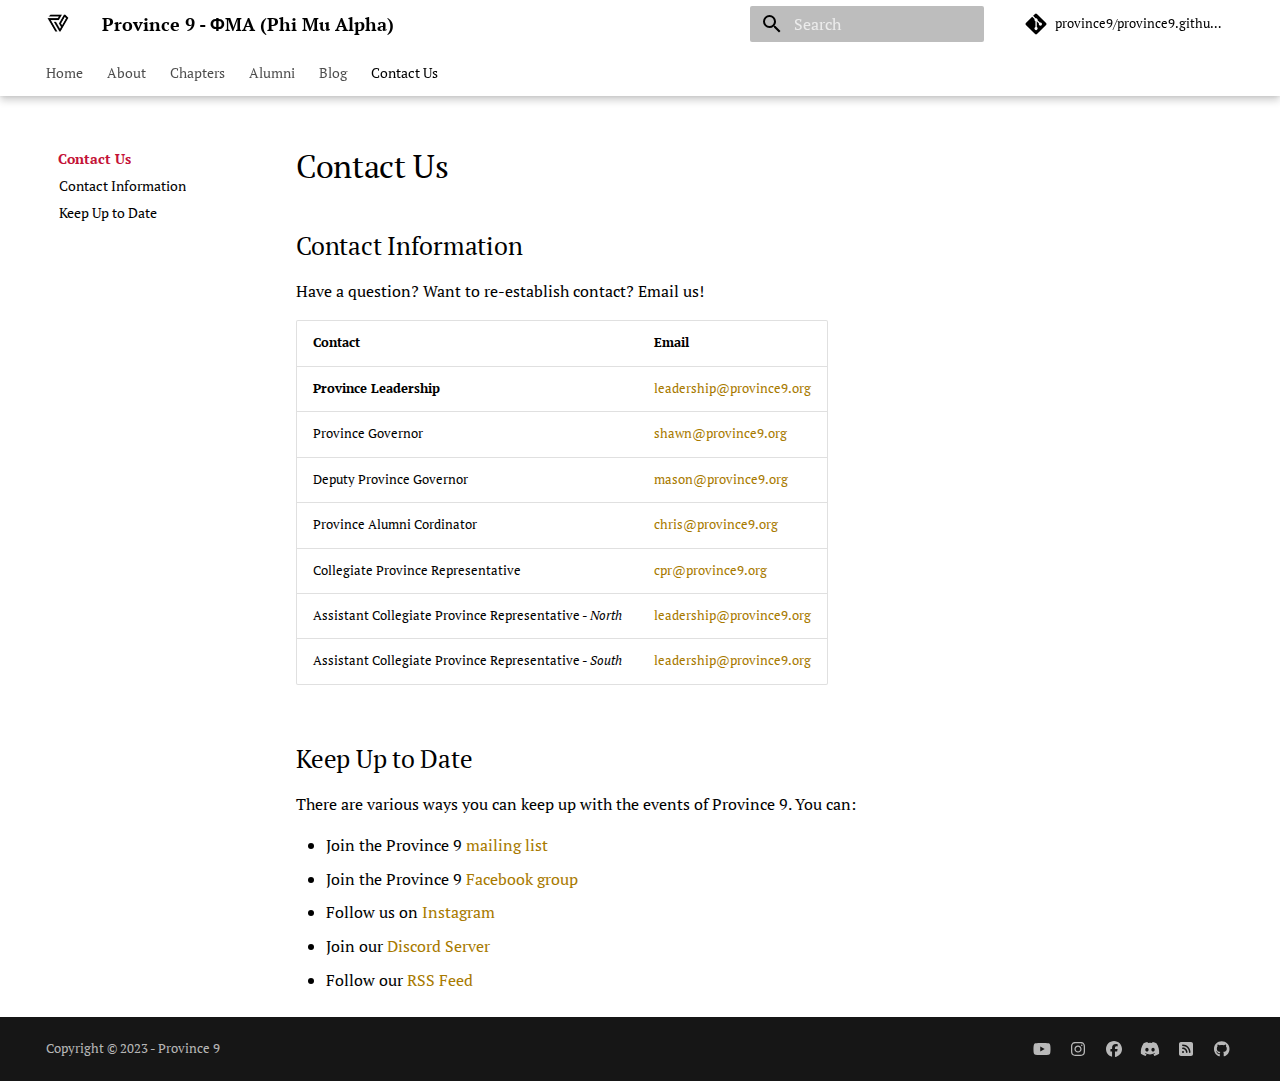
<file: contact/index.html>
<!doctype html>
<html lang="en" class="no-js">
  <head>
    
      <meta charset="utf-8">
      <meta name="viewport" content="width=device-width,initial-scale=1">
      
      
        <meta name="author" content="Mason Egger">
      
      
        <link rel="canonical" href="https://province9.org/contact/">
      
      
        <link rel="prev" href="../blog/archive/2023/">
      
      
      
        <link rel="alternate" type="application/rss+xml" title="RSS feed" href="../feed_rss_created.xml">
        <link rel="alternate" type="application/rss+xml" title="RSS feed of updated content" href="../feed_rss_updated.xml">
      
      <link rel="icon" href="../assets/images/p9.png">
      <meta name="generator" content="mkdocs-1.6.1, mkdocs-material-9.5.44">
    
    
      
        <title>Contact Us - Province 9 - ΦMA (Phi Mu Alpha)</title>
      
    
    
      <link rel="stylesheet" href="../assets/stylesheets/main.0253249f.min.css">
      
        
        <link rel="stylesheet" href="../assets/stylesheets/palette.06af60db.min.css">
      
      


    
    
      
    
    
      
        
        
        <link rel="preconnect" href="https://fonts.gstatic.com" crossorigin>
        <link rel="stylesheet" href="https://fonts.googleapis.com/css?family=PT+Serif:300,300i,400,400i,700,700i%7CRoboto+Mono:400,400i,700,700i&display=fallback">
        <style>:root{--md-text-font:"PT Serif";--md-code-font:"Roboto Mono"}</style>
      
    
    
      <link rel="stylesheet" href="../stylesheets/extra.css">
    
    <script>__md_scope=new URL("..",location),__md_hash=e=>[...e].reduce(((e,_)=>(e<<5)-e+_.charCodeAt(0)),0),__md_get=(e,_=localStorage,t=__md_scope)=>JSON.parse(_.getItem(t.pathname+"."+e)),__md_set=(e,_,t=localStorage,a=__md_scope)=>{try{t.setItem(a.pathname+"."+e,JSON.stringify(_))}catch(e){}}</script>
    
      
  


  
  

<script id="__analytics">function __md_analytics(){function e(){dataLayer.push(arguments)}window.dataLayer=window.dataLayer||[],e("js",new Date),e("config","G-VBH764B9Y0"),document.addEventListener("DOMContentLoaded",(function(){document.forms.search&&document.forms.search.query.addEventListener("blur",(function(){this.value&&e("event","search",{search_term:this.value})}));document$.subscribe((function(){var t=document.forms.feedback;if(void 0!==t)for(var a of t.querySelectorAll("[type=submit]"))a.addEventListener("click",(function(a){a.preventDefault();var n=document.location.pathname,d=this.getAttribute("data-md-value");e("event","feedback",{page:n,data:d}),t.firstElementChild.disabled=!0;var r=t.querySelector(".md-feedback__note [data-md-value='"+d+"']");r&&(r.hidden=!1)})),t.hidden=!1})),location$.subscribe((function(t){e("config","G-VBH764B9Y0",{page_path:t.pathname})}))}));var t=document.createElement("script");t.async=!0,t.src="https://www.googletagmanager.com/gtag/js?id=G-VBH764B9Y0",document.getElementById("__analytics").insertAdjacentElement("afterEnd",t)}</script>
  
    <script>"undefined"!=typeof __md_analytics&&__md_analytics()</script>
  

    
    
    
  </head>
  
  
    
    
      
    
    
    
    
    <body dir="ltr" data-md-color-scheme="p9_light" data-md-color-primary="indigo" data-md-color-accent="indigo">
  
    
    <input class="md-toggle" data-md-toggle="drawer" type="checkbox" id="__drawer" autocomplete="off">
    <input class="md-toggle" data-md-toggle="search" type="checkbox" id="__search" autocomplete="off">
    <label class="md-overlay" for="__drawer"></label>
    <div data-md-component="skip">
      
        
        <a href="#contact-information" class="md-skip">
          Skip to content
        </a>
      
    </div>
    <div data-md-component="announce">
      
    </div>
    
    
      

  

<header class="md-header md-header--shadow md-header--lifted" data-md-component="header">
  <nav class="md-header__inner md-grid" aria-label="Header">
    <a href=".." title="Province 9 - ΦMA (Phi Mu Alpha)" class="md-header__button md-logo" aria-label="Province 9 - ΦMA (Phi Mu Alpha)" data-md-component="logo">
      
  <img src="../assets/images/p9.png" alt="logo">

    </a>
    <label class="md-header__button md-icon" for="__drawer">
      
      <svg xmlns="http://www.w3.org/2000/svg" viewBox="0 0 24 24"><path d="M3 6h18v2H3zm0 5h18v2H3zm0 5h18v2H3z"/></svg>
    </label>
    <div class="md-header__title" data-md-component="header-title">
      <div class="md-header__ellipsis">
        <div class="md-header__topic">
          <span class="md-ellipsis">
            Province 9 - ΦMA (Phi Mu Alpha)
          </span>
        </div>
        <div class="md-header__topic" data-md-component="header-topic">
          <span class="md-ellipsis">
            
              Contact Us
            
          </span>
        </div>
      </div>
    </div>
    
      
        <form class="md-header__option" data-md-component="palette">
  
    
    
    
    <input class="md-option" data-md-color-media="" data-md-color-scheme="p9_light" data-md-color-primary="indigo" data-md-color-accent="indigo"  aria-hidden="true"  type="radio" name="__palette" id="__palette_0">
    
  
</form>
      
    
    
      <script>var palette=__md_get("__palette");if(palette&&palette.color){if("(prefers-color-scheme)"===palette.color.media){var media=matchMedia("(prefers-color-scheme: light)"),input=document.querySelector(media.matches?"[data-md-color-media='(prefers-color-scheme: light)']":"[data-md-color-media='(prefers-color-scheme: dark)']");palette.color.media=input.getAttribute("data-md-color-media"),palette.color.scheme=input.getAttribute("data-md-color-scheme"),palette.color.primary=input.getAttribute("data-md-color-primary"),palette.color.accent=input.getAttribute("data-md-color-accent")}for(var[key,value]of Object.entries(palette.color))document.body.setAttribute("data-md-color-"+key,value)}</script>
    
    
    
      <label class="md-header__button md-icon" for="__search">
        
        <svg xmlns="http://www.w3.org/2000/svg" viewBox="0 0 24 24"><path d="M9.5 3A6.5 6.5 0 0 1 16 9.5c0 1.61-.59 3.09-1.56 4.23l.27.27h.79l5 5-1.5 1.5-5-5v-.79l-.27-.27A6.52 6.52 0 0 1 9.5 16 6.5 6.5 0 0 1 3 9.5 6.5 6.5 0 0 1 9.5 3m0 2C7 5 5 7 5 9.5S7 14 9.5 14 14 12 14 9.5 12 5 9.5 5"/></svg>
      </label>
      <div class="md-search" data-md-component="search" role="dialog">
  <label class="md-search__overlay" for="__search"></label>
  <div class="md-search__inner" role="search">
    <form class="md-search__form" name="search">
      <input type="text" class="md-search__input" name="query" aria-label="Search" placeholder="Search" autocapitalize="off" autocorrect="off" autocomplete="off" spellcheck="false" data-md-component="search-query" required>
      <label class="md-search__icon md-icon" for="__search">
        
        <svg xmlns="http://www.w3.org/2000/svg" viewBox="0 0 24 24"><path d="M9.5 3A6.5 6.5 0 0 1 16 9.5c0 1.61-.59 3.09-1.56 4.23l.27.27h.79l5 5-1.5 1.5-5-5v-.79l-.27-.27A6.52 6.52 0 0 1 9.5 16 6.5 6.5 0 0 1 3 9.5 6.5 6.5 0 0 1 9.5 3m0 2C7 5 5 7 5 9.5S7 14 9.5 14 14 12 14 9.5 12 5 9.5 5"/></svg>
        
        <svg xmlns="http://www.w3.org/2000/svg" viewBox="0 0 24 24"><path d="M20 11v2H8l5.5 5.5-1.42 1.42L4.16 12l7.92-7.92L13.5 5.5 8 11z"/></svg>
      </label>
      <nav class="md-search__options" aria-label="Search">
        
        <button type="reset" class="md-search__icon md-icon" title="Clear" aria-label="Clear" tabindex="-1">
          
          <svg xmlns="http://www.w3.org/2000/svg" viewBox="0 0 24 24"><path d="M19 6.41 17.59 5 12 10.59 6.41 5 5 6.41 10.59 12 5 17.59 6.41 19 12 13.41 17.59 19 19 17.59 13.41 12z"/></svg>
        </button>
      </nav>
      
    </form>
    <div class="md-search__output">
      <div class="md-search__scrollwrap" tabindex="0" data-md-scrollfix>
        <div class="md-search-result" data-md-component="search-result">
          <div class="md-search-result__meta">
            Initializing search
          </div>
          <ol class="md-search-result__list" role="presentation"></ol>
        </div>
      </div>
    </div>
  </div>
</div>
    
    
      <div class="md-header__source">
        <a href="https://github.com/province9/province9.github.io" title="Go to repository" class="md-source" data-md-component="source">
  <div class="md-source__icon md-icon">
    
    <svg xmlns="http://www.w3.org/2000/svg" viewBox="0 0 448 512"><!--! Font Awesome Free 6.6.0 by @fontawesome - https://fontawesome.com License - https://fontawesome.com/license/free (Icons: CC BY 4.0, Fonts: SIL OFL 1.1, Code: MIT License) Copyright 2024 Fonticons, Inc.--><path d="M439.55 236.05 244 40.45a28.87 28.87 0 0 0-40.81 0l-40.66 40.63 51.52 51.52c27.06-9.14 52.68 16.77 43.39 43.68l49.66 49.66c34.23-11.8 61.18 31 35.47 56.69-26.49 26.49-70.21-2.87-56-37.34L240.22 199v121.85c25.3 12.54 22.26 41.85 9.08 55a34.34 34.34 0 0 1-48.55 0c-17.57-17.6-11.07-46.91 11.25-56v-123c-20.8-8.51-24.6-30.74-18.64-45L142.57 101 8.45 235.14a28.86 28.86 0 0 0 0 40.81l195.61 195.6a28.86 28.86 0 0 0 40.8 0l194.69-194.69a28.86 28.86 0 0 0 0-40.81"/></svg>
  </div>
  <div class="md-source__repository">
    province9/province9.github.io
  </div>
</a>
      </div>
    
  </nav>
  
    
      
<nav class="md-tabs" aria-label="Tabs" data-md-component="tabs">
  <div class="md-grid">
    <ul class="md-tabs__list">
      
        
  
  
  
    <li class="md-tabs__item">
      <a href=".." class="md-tabs__link">
        
  
    
  
  Home

      </a>
    </li>
  

      
        
  
  
  
    <li class="md-tabs__item">
      <a href="../about/" class="md-tabs__link">
        
  
    
  
  About

      </a>
    </li>
  

      
        
  
  
  
    <li class="md-tabs__item">
      <a href="../chapters/" class="md-tabs__link">
        
  
    
  
  Chapters

      </a>
    </li>
  

      
        
  
  
  
    <li class="md-tabs__item">
      <a href="../alumni/" class="md-tabs__link">
        
  
    
  
  Alumni

      </a>
    </li>
  

      
        
  
  
  
    
    
      <li class="md-tabs__item">
        <a href="../blog/" class="md-tabs__link">
          
  
  Blog

        </a>
      </li>
    
  

      
        
  
  
    
  
  
    <li class="md-tabs__item md-tabs__item--active">
      <a href="./" class="md-tabs__link">
        
  
    
  
  Contact Us

      </a>
    </li>
  

      
    </ul>
  </div>
</nav>
    
  
</header>
    
    <div class="md-container" data-md-component="container">
      
      
        
      
      <main class="md-main" data-md-component="main">
        <div class="md-main__inner md-grid">
          
            
              
              <div class="md-sidebar md-sidebar--primary" data-md-component="sidebar" data-md-type="navigation" >
                <div class="md-sidebar__scrollwrap">
                  <div class="md-sidebar__inner">
                    


  


  

<nav class="md-nav md-nav--primary md-nav--lifted md-nav--integrated" aria-label="Navigation" data-md-level="0">
  <label class="md-nav__title" for="__drawer">
    <a href=".." title="Province 9 - ΦMA (Phi Mu Alpha)" class="md-nav__button md-logo" aria-label="Province 9 - ΦMA (Phi Mu Alpha)" data-md-component="logo">
      
  <img src="../assets/images/p9.png" alt="logo">

    </a>
    Province 9 - ΦMA (Phi Mu Alpha)
  </label>
  
    <div class="md-nav__source">
      <a href="https://github.com/province9/province9.github.io" title="Go to repository" class="md-source" data-md-component="source">
  <div class="md-source__icon md-icon">
    
    <svg xmlns="http://www.w3.org/2000/svg" viewBox="0 0 448 512"><!--! Font Awesome Free 6.6.0 by @fontawesome - https://fontawesome.com License - https://fontawesome.com/license/free (Icons: CC BY 4.0, Fonts: SIL OFL 1.1, Code: MIT License) Copyright 2024 Fonticons, Inc.--><path d="M439.55 236.05 244 40.45a28.87 28.87 0 0 0-40.81 0l-40.66 40.63 51.52 51.52c27.06-9.14 52.68 16.77 43.39 43.68l49.66 49.66c34.23-11.8 61.18 31 35.47 56.69-26.49 26.49-70.21-2.87-56-37.34L240.22 199v121.85c25.3 12.54 22.26 41.85 9.08 55a34.34 34.34 0 0 1-48.55 0c-17.57-17.6-11.07-46.91 11.25-56v-123c-20.8-8.51-24.6-30.74-18.64-45L142.57 101 8.45 235.14a28.86 28.86 0 0 0 0 40.81l195.61 195.6a28.86 28.86 0 0 0 40.8 0l194.69-194.69a28.86 28.86 0 0 0 0-40.81"/></svg>
  </div>
  <div class="md-source__repository">
    province9/province9.github.io
  </div>
</a>
    </div>
  
  <ul class="md-nav__list" data-md-scrollfix>
    
      
      
  
  
  
  
    <li class="md-nav__item">
      <a href=".." class="md-nav__link">
        
  
  <span class="md-ellipsis">
    Home
  </span>
  

      </a>
    </li>
  

    
      
      
  
  
  
  
    <li class="md-nav__item">
      <a href="../about/" class="md-nav__link">
        
  
  <span class="md-ellipsis">
    About
  </span>
  

      </a>
    </li>
  

    
      
      
  
  
  
  
    <li class="md-nav__item">
      <a href="../chapters/" class="md-nav__link">
        
  
  <span class="md-ellipsis">
    Chapters
  </span>
  

      </a>
    </li>
  

    
      
      
  
  
  
  
    <li class="md-nav__item">
      <a href="../alumni/" class="md-nav__link">
        
  
  <span class="md-ellipsis">
    Alumni
  </span>
  

      </a>
    </li>
  

    
      
      
  
  
  
  
    
    
    
      
      
    
    
    <li class="md-nav__item md-nav__item--nested">
      
        
        
        <input class="md-nav__toggle md-toggle " type="checkbox" id="__nav_5" >
        
          
          <label class="md-nav__link" for="__nav_5" id="__nav_5_label" tabindex="0">
            
  
  <span class="md-ellipsis">
    Blog
  </span>
  

            <span class="md-nav__icon md-icon"></span>
          </label>
        
        <nav class="md-nav" data-md-level="1" aria-labelledby="__nav_5_label" aria-expanded="false">
          <label class="md-nav__title" for="__nav_5">
            <span class="md-nav__icon md-icon"></span>
            Blog
          </label>
          <ul class="md-nav__list" data-md-scrollfix>
            
              
                
  
  
  
    
  
  
    <li class="md-nav__item">
      <a href="../blog/" class="md-nav__link">
        
  
  <span class="md-ellipsis">
    Blog
  </span>
  

      </a>
    </li>
  

              
            
              
                
  
  
  
  
    
    
    
      
      
    
    
    <li class="md-nav__item md-nav__item--nested">
      
        
        
        <input class="md-nav__toggle md-toggle " type="checkbox" id="__nav_5_2" >
        
          
          <label class="md-nav__link" for="__nav_5_2" id="__nav_5_2_label" tabindex="0">
            
  
  <span class="md-ellipsis">
    Archive
  </span>
  

            <span class="md-nav__icon md-icon"></span>
          </label>
        
        <nav class="md-nav" data-md-level="2" aria-labelledby="__nav_5_2_label" aria-expanded="false">
          <label class="md-nav__title" for="__nav_5_2">
            <span class="md-nav__icon md-icon"></span>
            Archive
          </label>
          <ul class="md-nav__list" data-md-scrollfix>
            
              
                
  
  
  
    
  
  
    <li class="md-nav__item">
      <a href="../blog/archive/2023/" class="md-nav__link">
        
  
  <span class="md-ellipsis">
    2023
  </span>
  

      </a>
    </li>
  

              
            
          </ul>
        </nav>
      
    </li>
  

              
            
              
                
  
  
  
  
    
    
    
      
      
    
    
    <li class="md-nav__item md-nav__item--nested">
      
        
        
        <input class="md-nav__toggle md-toggle " type="checkbox" id="__nav_5_3" >
        
          
          <label class="md-nav__link" for="__nav_5_3" id="__nav_5_3_label" tabindex="0">
            
  
  <span class="md-ellipsis">
    Categories
  </span>
  

            <span class="md-nav__icon md-icon"></span>
          </label>
        
        <nav class="md-nav" data-md-level="2" aria-labelledby="__nav_5_3_label" aria-expanded="false">
          <label class="md-nav__title" for="__nav_5_3">
            <span class="md-nav__icon md-icon"></span>
            Categories
          </label>
          <ul class="md-nav__list" data-md-scrollfix>
            
              
                
  
  
  
    
  
  
    <li class="md-nav__item">
      <a href="../blog/category/administrative/" class="md-nav__link">
        
  
  <span class="md-ellipsis">
    Administrative
  </span>
  

      </a>
    </li>
  

              
            
          </ul>
        </nav>
      
    </li>
  

              
            
          </ul>
        </nav>
      
    </li>
  

    
      
      
  
  
    
  
  
  
    <li class="md-nav__item md-nav__item--active">
      
      <input class="md-nav__toggle md-toggle" type="checkbox" id="__toc">
      
      
      
        <label class="md-nav__link md-nav__link--active" for="__toc">
          
  
  <span class="md-ellipsis">
    Contact Us
  </span>
  

          <span class="md-nav__icon md-icon"></span>
        </label>
      
      <a href="./" class="md-nav__link md-nav__link--active">
        
  
  <span class="md-ellipsis">
    Contact Us
  </span>
  

      </a>
      
        

<nav class="md-nav md-nav--secondary" aria-label="Table of contents">
  
  
  
  
    <label class="md-nav__title" for="__toc">
      <span class="md-nav__icon md-icon"></span>
      Table of contents
    </label>
    <ul class="md-nav__list" data-md-component="toc" data-md-scrollfix>
      
        <li class="md-nav__item">
  <a href="#contact-information" class="md-nav__link">
    <span class="md-ellipsis">
      Contact Information
    </span>
  </a>
  
</li>
      
        <li class="md-nav__item">
  <a href="#keep-up-to-date" class="md-nav__link">
    <span class="md-ellipsis">
      Keep Up to Date
    </span>
  </a>
  
</li>
      
    </ul>
  
</nav>
      
    </li>
  

    
  </ul>
</nav>
                  </div>
                </div>
              </div>
            
            
          
          
            <div class="md-content" data-md-component="content">
              <article class="md-content__inner md-typeset">
                
                  

  
  


  <h1>Contact Us</h1>

<h2 id="contact-information">Contact Information<a class="headerlink" href="#contact-information" title="Permanent link">&para;</a></h2>
<p>Have a question? Want to re-establish contact? Email us!</p>
<table>
<thead>
<tr>
<th>Contact</th>
<th>Email</th>
</tr>
</thead>
<tbody>
<tr>
<td><strong>Province Leadership</strong></td>
<td><a href="mailto:leadership@province9.org">leadership@province9.org</a></td>
</tr>
<tr>
<td>Province Governor</td>
<td><a href="mailto:shawn@province9.org">shawn@province9.org</a></td>
</tr>
<tr>
<td>Deputy Province Governor</td>
<td><a href="mailto:mason@province9.org">mason@province9.org</a></td>
</tr>
<tr>
<td>Province Alumni Cordinator</td>
<td><a href="mailto:chris@province9.org">chris@province9.org</a></td>
</tr>
<tr>
<td>Collegiate Province Representative</td>
<td><a href="mailto:crp@province9.org">cpr@province9.org</a></td>
</tr>
<tr>
<td>Assistant Collegiate Province Representative - <em>North</em></td>
<td><a href="mailto:leadership@province9.org">leadership@province9.org</a></td>
</tr>
<tr>
<td>Assistant Collegiate Province Representative - <em>South</em></td>
<td><a href="mailto:leadership@province9.org">leadership@province9.org</a></td>
</tr>
</tbody>
</table>
<h2 id="keep-up-to-date">Keep Up to Date<a class="headerlink" href="#keep-up-to-date" title="Permanent link">&para;</a></h2>
<p>There are various ways you can keep up with the events of Province 9. 
You can:</p>
<ul>
<li>Join the Province 9 <a href="https://forms.gle/vo5VY5LWzWFny7if9">mailing list</a></li>
<li>Join the Province 9 <a href="https://www.facebook.com/groups/15740270162">Facebook group</a></li>
<li>Follow us on <a href="https://instagram.com/province9sinfonia">Instagram</a></li>
<li>Join our <a href="https://discord.gg/GmPHETj7EF">Discord Server</a></li>
<li>Follow our <a href="../../feed_rss_updated.xml">RSS Feed</a></li>
</ul>









  




                
              </article>
            </div>
          
          
<script>var target=document.getElementById(location.hash.slice(1));target&&target.name&&(target.checked=target.name.startsWith("__tabbed_"))</script>
        </div>
        
          <button type="button" class="md-top md-icon" data-md-component="top" hidden>
  
  <svg xmlns="http://www.w3.org/2000/svg" viewBox="0 0 24 24"><path d="M13 20h-2V8l-5.5 5.5-1.42-1.42L12 4.16l7.92 7.92-1.42 1.42L13 8z"/></svg>
  Back to top
</button>
        
      </main>
      
        <footer class="md-footer">
  
  <div class="md-footer-meta md-typeset">
    <div class="md-footer-meta__inner md-grid">
      <div class="md-copyright">
  
    <div class="md-copyright__highlight">
      Copyright &copy; 2023 - Province 9
    </div>
  
  
</div>
      
        <div class="md-social">
  
    
    
    
    
    <a href="https://www.youtube.com/@province9sinfonia605" target="_blank" rel="noopener" title="YouTube" class="md-social__link">
      <svg xmlns="http://www.w3.org/2000/svg" viewBox="0 0 576 512"><!--! Font Awesome Free 6.6.0 by @fontawesome - https://fontawesome.com License - https://fontawesome.com/license/free (Icons: CC BY 4.0, Fonts: SIL OFL 1.1, Code: MIT License) Copyright 2024 Fonticons, Inc.--><path d="M549.655 124.083c-6.281-23.65-24.787-42.276-48.284-48.597C458.781 64 288 64 288 64S117.22 64 74.629 75.486c-23.497 6.322-42.003 24.947-48.284 48.597-11.412 42.867-11.412 132.305-11.412 132.305s0 89.438 11.412 132.305c6.281 23.65 24.787 41.5 48.284 47.821C117.22 448 288 448 288 448s170.78 0 213.371-11.486c23.497-6.321 42.003-24.171 48.284-47.821 11.412-42.867 11.412-132.305 11.412-132.305s0-89.438-11.412-132.305m-317.51 213.508V175.185l142.739 81.205z"/></svg>
    </a>
  
    
    
    
    
    <a href="https://instagram.com/province9sinfonia" target="_blank" rel="noopener" title="Instagram" class="md-social__link">
      <svg xmlns="http://www.w3.org/2000/svg" viewBox="0 0 448 512"><!--! Font Awesome Free 6.6.0 by @fontawesome - https://fontawesome.com License - https://fontawesome.com/license/free (Icons: CC BY 4.0, Fonts: SIL OFL 1.1, Code: MIT License) Copyright 2024 Fonticons, Inc.--><path d="M224.1 141c-63.6 0-114.9 51.3-114.9 114.9s51.3 114.9 114.9 114.9S339 319.5 339 255.9 287.7 141 224.1 141m0 189.6c-41.1 0-74.7-33.5-74.7-74.7s33.5-74.7 74.7-74.7 74.7 33.5 74.7 74.7-33.6 74.7-74.7 74.7m146.4-194.3c0 14.9-12 26.8-26.8 26.8-14.9 0-26.8-12-26.8-26.8s12-26.8 26.8-26.8 26.8 12 26.8 26.8m76.1 27.2c-1.7-35.9-9.9-67.7-36.2-93.9-26.2-26.2-58-34.4-93.9-36.2-37-2.1-147.9-2.1-184.9 0-35.8 1.7-67.6 9.9-93.9 36.1s-34.4 58-36.2 93.9c-2.1 37-2.1 147.9 0 184.9 1.7 35.9 9.9 67.7 36.2 93.9s58 34.4 93.9 36.2c37 2.1 147.9 2.1 184.9 0 35.9-1.7 67.7-9.9 93.9-36.2 26.2-26.2 34.4-58 36.2-93.9 2.1-37 2.1-147.8 0-184.8M398.8 388c-7.8 19.6-22.9 34.7-42.6 42.6-29.5 11.7-99.5 9-132.1 9s-102.7 2.6-132.1-9c-19.6-7.8-34.7-22.9-42.6-42.6-11.7-29.5-9-99.5-9-132.1s-2.6-102.7 9-132.1c7.8-19.6 22.9-34.7 42.6-42.6 29.5-11.7 99.5-9 132.1-9s102.7-2.6 132.1 9c19.6 7.8 34.7 22.9 42.6 42.6 11.7 29.5 9 99.5 9 132.1s2.7 102.7-9 132.1"/></svg>
    </a>
  
    
    
    
    
    <a href="https://www.facebook.com/groups/15740270162" target="_blank" rel="noopener" title="Facebook" class="md-social__link">
      <svg xmlns="http://www.w3.org/2000/svg" viewBox="0 0 512 512"><!--! Font Awesome Free 6.6.0 by @fontawesome - https://fontawesome.com License - https://fontawesome.com/license/free (Icons: CC BY 4.0, Fonts: SIL OFL 1.1, Code: MIT License) Copyright 2024 Fonticons, Inc.--><path d="M512 256C512 114.6 397.4 0 256 0S0 114.6 0 256c0 120 82.7 220.8 194.2 248.5V334.2h-52.8V256h52.8v-33.7c0-87.1 39.4-127.5 125-127.5 16.2 0 44.2 3.2 55.7 6.4V172c-6-.6-16.5-1-29.6-1-42 0-58.2 15.9-58.2 57.2V256h83.6l-14.4 78.2H287v175.9C413.8 494.8 512 386.9 512 256"/></svg>
    </a>
  
    
    
    
    
    <a href="https://discord.gg/GmPHETj7EF" target="_blank" rel="noopener" title="Discord" class="md-social__link">
      <svg xmlns="http://www.w3.org/2000/svg" viewBox="0 0 640 512"><!--! Font Awesome Free 6.6.0 by @fontawesome - https://fontawesome.com License - https://fontawesome.com/license/free (Icons: CC BY 4.0, Fonts: SIL OFL 1.1, Code: MIT License) Copyright 2024 Fonticons, Inc.--><path d="M524.531 69.836a1.5 1.5 0 0 0-.764-.7A485 485 0 0 0 404.081 32.03a1.82 1.82 0 0 0-1.923.91 338 338 0 0 0-14.9 30.6 447.9 447.9 0 0 0-134.426 0 310 310 0 0 0-15.135-30.6 1.89 1.89 0 0 0-1.924-.91 483.7 483.7 0 0 0-119.688 37.107 1.7 1.7 0 0 0-.788.676C39.068 183.651 18.186 294.69 28.43 404.354a2.02 2.02 0 0 0 .765 1.375 487.7 487.7 0 0 0 146.825 74.189 1.9 1.9 0 0 0 2.063-.676A348 348 0 0 0 208.12 430.4a1.86 1.86 0 0 0-1.019-2.588 321 321 0 0 1-45.868-21.853 1.885 1.885 0 0 1-.185-3.126 251 251 0 0 0 9.109-7.137 1.82 1.82 0 0 1 1.9-.256c96.229 43.917 200.41 43.917 295.5 0a1.81 1.81 0 0 1 1.924.233 235 235 0 0 0 9.132 7.16 1.884 1.884 0 0 1-.162 3.126 301.4 301.4 0 0 1-45.89 21.83 1.875 1.875 0 0 0-1 2.611 391 391 0 0 0 30.014 48.815 1.86 1.86 0 0 0 2.063.7A486 486 0 0 0 610.7 405.729a1.88 1.88 0 0 0 .765-1.352c12.264-126.783-20.532-236.912-86.934-334.541M222.491 337.58c-28.972 0-52.844-26.587-52.844-59.239s23.409-59.241 52.844-59.241c29.665 0 53.306 26.82 52.843 59.239 0 32.654-23.41 59.241-52.843 59.241m195.38 0c-28.971 0-52.843-26.587-52.843-59.239s23.409-59.241 52.843-59.241c29.667 0 53.307 26.82 52.844 59.239 0 32.654-23.177 59.241-52.844 59.241"/></svg>
    </a>
  
    
    
    
    
    <a href="./feed_rss_updated.xml" target="_blank" rel="noopener" title="RSS" class="md-social__link">
      <svg xmlns="http://www.w3.org/2000/svg" viewBox="0 0 448 512"><!--! Font Awesome Free 6.6.0 by @fontawesome - https://fontawesome.com License - https://fontawesome.com/license/free (Icons: CC BY 4.0, Fonts: SIL OFL 1.1, Code: MIT License) Copyright 2024 Fonticons, Inc.--><path d="M64 32C28.7 32 0 60.7 0 96v320c0 35.3 28.7 64 64 64h320c35.3 0 64-28.7 64-64V96c0-35.3-28.7-64-64-64zm32 104c0-13.3 10.7-24 24-24 137 0 248 111 248 248 0 13.3-10.7 24-24 24s-24-10.7-24-24c0-110.5-89.5-200-200-200-13.3 0-24-10.7-24-24m0 96c0-13.3 10.7-24 24-24 83.9 0 152 68.1 152 152 0 13.3-10.7 24-24 24s-24-10.7-24-24c0-57.4-46.6-104-104-104-13.3 0-24-10.7-24-24m0 120a32 32 0 1 1 64 0 32 32 0 1 1-64 0"/></svg>
    </a>
  
    
    
    
    
    <a href="https://github.com/province9" target="_blank" rel="noopener" title="GitHub" class="md-social__link">
      <svg xmlns="http://www.w3.org/2000/svg" viewBox="0 0 496 512"><!--! Font Awesome Free 6.6.0 by @fontawesome - https://fontawesome.com License - https://fontawesome.com/license/free (Icons: CC BY 4.0, Fonts: SIL OFL 1.1, Code: MIT License) Copyright 2024 Fonticons, Inc.--><path d="M165.9 397.4c0 2-2.3 3.6-5.2 3.6-3.3.3-5.6-1.3-5.6-3.6 0-2 2.3-3.6 5.2-3.6 3-.3 5.6 1.3 5.6 3.6m-31.1-4.5c-.7 2 1.3 4.3 4.3 4.9 2.6 1 5.6 0 6.2-2s-1.3-4.3-4.3-5.2c-2.6-.7-5.5.3-6.2 2.3m44.2-1.7c-2.9.7-4.9 2.6-4.6 4.9.3 2 2.9 3.3 5.9 2.6 2.9-.7 4.9-2.6 4.6-4.6-.3-1.9-3-3.2-5.9-2.9M244.8 8C106.1 8 0 113.3 0 252c0 110.9 69.8 205.8 169.5 239.2 12.8 2.3 17.3-5.6 17.3-12.1 0-6.2-.3-40.4-.3-61.4 0 0-70 15-84.7-29.8 0 0-11.4-29.1-27.8-36.6 0 0-22.9-15.7 1.6-15.4 0 0 24.9 2 38.6 25.8 21.9 38.6 58.6 27.5 72.9 20.9 2.3-16 8.8-27.1 16-33.7-55.9-6.2-112.3-14.3-112.3-110.5 0-27.5 7.6-41.3 23.6-58.9-2.6-6.5-11.1-33.3 2.6-67.9 20.9-6.5 69 27 69 27 20-5.6 41.5-8.5 62.8-8.5s42.8 2.9 62.8 8.5c0 0 48.1-33.6 69-27 13.7 34.7 5.2 61.4 2.6 67.9 16 17.7 25.8 31.5 25.8 58.9 0 96.5-58.9 104.2-114.8 110.5 9.2 7.9 17 22.9 17 46.4 0 33.7-.3 75.4-.3 83.6 0 6.5 4.6 14.4 17.3 12.1C428.2 457.8 496 362.9 496 252 496 113.3 383.5 8 244.8 8M97.2 352.9c-1.3 1-1 3.3.7 5.2 1.6 1.6 3.9 2.3 5.2 1 1.3-1 1-3.3-.7-5.2-1.6-1.6-3.9-2.3-5.2-1m-10.8-8.1c-.7 1.3.3 2.9 2.3 3.9 1.6 1 3.6.7 4.3-.7.7-1.3-.3-2.9-2.3-3.9-2-.6-3.6-.3-4.3.7m32.4 35.6c-1.6 1.3-1 4.3 1.3 6.2 2.3 2.3 5.2 2.6 6.5 1 1.3-1.3.7-4.3-1.3-6.2-2.2-2.3-5.2-2.6-6.5-1m-11.4-14.7c-1.6 1-1.6 3.6 0 5.9s4.3 3.3 5.6 2.3c1.6-1.3 1.6-3.9 0-6.2-1.4-2.3-4-3.3-5.6-2"/></svg>
    </a>
  
</div>
      
    </div>
  </div>
</footer>
      
    </div>
    <div class="md-dialog" data-md-component="dialog">
      <div class="md-dialog__inner md-typeset"></div>
    </div>
    
    
    <script id="__config" type="application/json">{"base": "..", "features": ["announce.dismiss", "navigation.tabs", "navigation.tabs.sticky", "navigation.top", "navigation.tracking", "toc.follow", "toc.integrate"], "search": "../assets/javascripts/workers/search.6ce7567c.min.js", "translations": {"clipboard.copied": "Copied to clipboard", "clipboard.copy": "Copy to clipboard", "search.result.more.one": "1 more on this page", "search.result.more.other": "# more on this page", "search.result.none": "No matching documents", "search.result.one": "1 matching document", "search.result.other": "# matching documents", "search.result.placeholder": "Type to start searching", "search.result.term.missing": "Missing", "select.version": "Select version"}}</script>
    
    
      <script src="../assets/javascripts/bundle.83f73b43.min.js"></script>
      
    
  </body>
</html>
</file>
<file: stylesheets/extra.css>
[data-md-color-scheme="p9_light"] {
    --md-primary-fg-color: #FFFFFF;
    --md-default-fg-color: #000000;
    --md-primary-fg-color--light: #C41237;
    --md-default-fg-color--light: #C41237;
    --md-primary-fg-color--dark: #A87A00;
    --md-default-fg-color--dark: #A87A00;
    --md-primary-bg-color: #000000;
    --md-default-bg-color: #FFFFFF;
    --md-accent-fg-color: #C41237;
    --md-typeset-a-color: #A87A00;
    --md-accent-bg-color: #A87A00;
}


.md-meta {
    color: unset;
}

.md-typeset a {
    color: var(--md-accent-bg-color);
}

.md-container {
    background: var(--md-primary-fg-color);
    color: var(--md-primary-bg-color);
}

.md-typeset h1 {
    color: var(--md-primary-bg-color);
    font-size: 2em;
    line-height: 1.3;
    margin: 0 0 1.25em;
}

.md-nav--lifted>.md-nav__list>.md-nav__item--active>.md-nav__link {
    background: var(--md-primary-fg-color);
    box-shadow: 0 0 .4rem .4rem var(--md-primary-fg-color);
    font-weight: 700;
    margin-top: 0;
    padding: 0 .6rem;
    position: sticky;
    top: 0;
    z-index: 1;
}

.md-nav__item .md-nav__link--active,
.md-nav__item .md-nav__link--active code {
    color: var(--md-primary-fg-color--light);
}

.md-nav__list {
    background-color: var(--md-primary-fg-color) !important;
}

.p9-container {
    background: linear-gradient(to right, var(--md-primary-fg-color--transparent), var(--md-accent-fg-color--transparent));
    display: flex;
    flex-direction: column;
    flex-grow: 1;
    height: 100%;
    padding-top: .0rem;
}

.p9-hero {
    margin: 0;
    color: var(--md-primary-bg-color);
    justify-content: center;
}


.p9-hero__image {
    align-self: center;
    order: 0;
    max-height: 25rem;
    width: 50%;
}

.p9-button {
    border-radius: 6px;
    box-sizing: border-box;
    color: var(--md-primary-bg-color);
    display: block;
    font-size: 1.1rem;
    margin: 0 0.5rem;
    overflow: hidden;
    padding: 0.5rem;
    position: relative;
    text-align: center;
    width: 250px;
    z-index: 2;
}



.p9-button--primary {
    background-color: var(--md-primary-fg-color--dark);
    border-color: var(--md-primary-bg-color);
    color: var(--md-primary-fg-color) !important;
}

.p9-button--primary:hover {
    background-color: var(--md-primary-bg-color);
    border-color: var(--md-accent-fg-color);
    color: var(--md-accent-fg-color) !important;
}
</file>
<file: assets/stylesheets/main.0253249f.min.css>
@charset "UTF-8";html{-webkit-text-size-adjust:none;-moz-text-size-adjust:none;text-size-adjust:none;box-sizing:border-box}*,:after,:before{box-sizing:inherit}@media (prefers-reduced-motion){*,:after,:before{transition:none!important}}body{margin:0}a,button,input,label{-webkit-tap-highlight-color:transparent}a{color:inherit;text-decoration:none}hr{border:0;box-sizing:initial;display:block;height:.05rem;overflow:visible;padding:0}small{font-size:80%}sub,sup{line-height:1em}img{border-style:none}table{border-collapse:initial;border-spacing:0}td,th{font-weight:400;vertical-align:top}button{background:#0000;border:0;font-family:inherit;font-size:inherit;margin:0;padding:0}input{border:0;outline:none}:root{--md-primary-fg-color:#4051b5;--md-primary-fg-color--light:#5d6cc0;--md-primary-fg-color--dark:#303fa1;--md-primary-bg-color:#fff;--md-primary-bg-color--light:#ffffffb3;--md-accent-fg-color:#526cfe;--md-accent-fg-color--transparent:#526cfe1a;--md-accent-bg-color:#fff;--md-accent-bg-color--light:#ffffffb3}[data-md-color-scheme=default]{color-scheme:light}[data-md-color-scheme=default] img[src$="#gh-dark-mode-only"],[data-md-color-scheme=default] img[src$="#only-dark"]{display:none}:root,[data-md-color-scheme=default]{--md-hue:225deg;--md-default-fg-color:#000000de;--md-default-fg-color--light:#0000008a;--md-default-fg-color--lighter:#00000052;--md-default-fg-color--lightest:#00000012;--md-default-bg-color:#fff;--md-default-bg-color--light:#ffffffb3;--md-default-bg-color--lighter:#ffffff4d;--md-default-bg-color--lightest:#ffffff1f;--md-code-fg-color:#36464e;--md-code-bg-color:#f5f5f5;--md-code-hl-color:#4287ff;--md-code-hl-color--light:#4287ff1a;--md-code-hl-number-color:#d52a2a;--md-code-hl-special-color:#db1457;--md-code-hl-function-color:#a846b9;--md-code-hl-constant-color:#6e59d9;--md-code-hl-keyword-color:#3f6ec6;--md-code-hl-string-color:#1c7d4d;--md-code-hl-name-color:var(--md-code-fg-color);--md-code-hl-operator-color:var(--md-default-fg-color--light);--md-code-hl-punctuation-color:var(--md-default-fg-color--light);--md-code-hl-comment-color:var(--md-default-fg-color--light);--md-code-hl-generic-color:var(--md-default-fg-color--light);--md-code-hl-variable-color:var(--md-default-fg-color--light);--md-typeset-color:var(--md-default-fg-color);--md-typeset-a-color:var(--md-primary-fg-color);--md-typeset-del-color:#f5503d26;--md-typeset-ins-color:#0bd57026;--md-typeset-kbd-color:#fafafa;--md-typeset-kbd-accent-color:#fff;--md-typeset-kbd-border-color:#b8b8b8;--md-typeset-mark-color:#ffff0080;--md-typeset-table-color:#0000001f;--md-typeset-table-color--light:rgba(0,0,0,.035);--md-admonition-fg-color:var(--md-default-fg-color);--md-admonition-bg-color:var(--md-default-bg-color);--md-warning-fg-color:#000000de;--md-warning-bg-color:#ff9;--md-footer-fg-color:#fff;--md-footer-fg-color--light:#ffffffb3;--md-footer-fg-color--lighter:#ffffff73;--md-footer-bg-color:#000000de;--md-footer-bg-color--dark:#00000052;--md-shadow-z1:0 0.2rem 0.5rem #0000000d,0 0 0.05rem #0000001a;--md-shadow-z2:0 0.2rem 0.5rem #0000001a,0 0 0.05rem #00000040;--md-shadow-z3:0 0.2rem 0.5rem #0003,0 0 0.05rem #00000059}.md-icon svg{fill:currentcolor;display:block;height:1.2rem;width:1.2rem}body{-webkit-font-smoothing:antialiased;-moz-osx-font-smoothing:grayscale;--md-text-font-family:var(--md-text-font,_),-apple-system,BlinkMacSystemFont,Helvetica,Arial,sans-serif;--md-code-font-family:var(--md-code-font,_),SFMono-Regular,Consolas,Menlo,monospace}aside,body,input{font-feature-settings:"kern","liga";color:var(--md-typeset-color);font-family:var(--md-text-font-family)}code,kbd,pre{font-feature-settings:"kern";font-family:var(--md-code-font-family)}:root{--md-typeset-table-sort-icon:url('data:image/svg+xml;charset=utf-8,<svg xmlns="http://www.w3.org/2000/svg" viewBox="0 0 24 24"><path d="m18 21-4-4h3V7h-3l4-4 4 4h-3v10h3M2 19v-2h10v2M2 13v-2h7v2M2 7V5h4v2z"/></svg>');--md-typeset-table-sort-icon--asc:url('data:image/svg+xml;charset=utf-8,<svg xmlns="http://www.w3.org/2000/svg" viewBox="0 0 24 24"><path d="M19 17h3l-4 4-4-4h3V3h2M2 17h10v2H2M6 5v2H2V5m0 6h7v2H2z"/></svg>');--md-typeset-table-sort-icon--desc:url('data:image/svg+xml;charset=utf-8,<svg xmlns="http://www.w3.org/2000/svg" viewBox="0 0 24 24"><path d="M19 7h3l-4-4-4 4h3v14h2M2 17h10v2H2M6 5v2H2V5m0 6h7v2H2z"/></svg>')}.md-typeset{-webkit-print-color-adjust:exact;color-adjust:exact;font-size:.8rem;line-height:1.6}@media print{.md-typeset{font-size:.68rem}}.md-typeset blockquote,.md-typeset dl,.md-typeset figure,.md-typeset ol,.md-typeset pre,.md-typeset ul{margin-bottom:1em;margin-top:1em}.md-typeset h1{color:var(--md-default-fg-color--light);font-size:2em;line-height:1.3;margin:0 0 1.25em}.md-typeset h1,.md-typeset h2{font-weight:300;letter-spacing:-.01em}.md-typeset h2{font-size:1.5625em;line-height:1.4;margin:1.6em 0 .64em}.md-typeset h3{font-size:1.25em;font-weight:400;letter-spacing:-.01em;line-height:1.5;margin:1.6em 0 .8em}.md-typeset h2+h3{margin-top:.8em}.md-typeset h4{font-weight:700;letter-spacing:-.01em;margin:1em 0}.md-typeset h5,.md-typeset h6{color:var(--md-default-fg-color--light);font-size:.8em;font-weight:700;letter-spacing:-.01em;margin:1.25em 0}.md-typeset h5{text-transform:uppercase}.md-typeset hr{border-bottom:.05rem solid var(--md-default-fg-color--lightest);display:flow-root;margin:1.5em 0}.md-typeset a{color:var(--md-typeset-a-color);word-break:break-word}.md-typeset a,.md-typeset a:before{transition:color 125ms}.md-typeset a:focus,.md-typeset a:hover{color:var(--md-accent-fg-color)}.md-typeset a:focus code,.md-typeset a:hover code{background-color:var(--md-accent-fg-color--transparent)}.md-typeset a code{color:currentcolor;transition:background-color 125ms}.md-typeset a.focus-visible{outline-color:var(--md-accent-fg-color);outline-offset:.2rem}.md-typeset code,.md-typeset kbd,.md-typeset pre{color:var(--md-code-fg-color);direction:ltr;font-variant-ligatures:none}@media print{.md-typeset code,.md-typeset kbd,.md-typeset pre{white-space:pre-wrap}}.md-typeset code{background-color:var(--md-code-bg-color);border-radius:.1rem;-webkit-box-decoration-break:clone;box-decoration-break:clone;font-size:.85em;padding:0 .2941176471em;word-break:break-word}.md-typeset code:not(.focus-visible){-webkit-tap-highlight-color:transparent;outline:none}.md-typeset pre{display:flow-root;line-height:1.4;position:relative}.md-typeset pre>code{-webkit-box-decoration-break:slice;box-decoration-break:slice;box-shadow:none;display:block;margin:0;outline-color:var(--md-accent-fg-color);overflow:auto;padding:.7720588235em 1.1764705882em;scrollbar-color:var(--md-default-fg-color--lighter) #0000;scrollbar-width:thin;touch-action:auto;word-break:normal}.md-typeset pre>code:hover{scrollbar-color:var(--md-accent-fg-color) #0000}.md-typeset pre>code::-webkit-scrollbar{height:.2rem;width:.2rem}.md-typeset pre>code::-webkit-scrollbar-thumb{background-color:var(--md-default-fg-color--lighter)}.md-typeset pre>code::-webkit-scrollbar-thumb:hover{background-color:var(--md-accent-fg-color)}.md-typeset kbd{background-color:var(--md-typeset-kbd-color);border-radius:.1rem;box-shadow:0 .1rem 0 .05rem var(--md-typeset-kbd-border-color),0 .1rem 0 var(--md-typeset-kbd-border-color),0 -.1rem .2rem var(--md-typeset-kbd-accent-color) inset;color:var(--md-default-fg-color);display:inline-block;font-size:.75em;padding:0 .6666666667em;vertical-align:text-top;word-break:break-word}.md-typeset mark{background-color:var(--md-typeset-mark-color);-webkit-box-decoration-break:clone;box-decoration-break:clone;color:inherit;word-break:break-word}.md-typeset abbr{border-bottom:.05rem dotted var(--md-default-fg-color--light);cursor:help;text-decoration:none}.md-typeset small{opacity:.75}[dir=ltr] .md-typeset sub,[dir=ltr] .md-typeset sup{margin-left:.078125em}[dir=rtl] .md-typeset sub,[dir=rtl] .md-typeset sup{margin-right:.078125em}[dir=ltr] .md-typeset blockquote{padding-left:.6rem}[dir=rtl] .md-typeset blockquote{padding-right:.6rem}[dir=ltr] .md-typeset blockquote{border-left:.2rem solid var(--md-default-fg-color--lighter)}[dir=rtl] .md-typeset blockquote{border-right:.2rem solid var(--md-default-fg-color--lighter)}.md-typeset blockquote{color:var(--md-default-fg-color--light);margin-left:0;margin-right:0}.md-typeset ul{list-style-type:disc}.md-typeset ul[type]{list-style-type:revert-layer}[dir=ltr] .md-typeset ol,[dir=ltr] .md-typeset ul{margin-left:.625em}[dir=rtl] .md-typeset ol,[dir=rtl] .md-typeset ul{margin-right:.625em}.md-typeset ol,.md-typeset ul{padding:0}.md-typeset ol:not([hidden]),.md-typeset ul:not([hidden]){display:flow-root}.md-typeset ol ol,.md-typeset ul ol{list-style-type:lower-alpha}.md-typeset ol ol ol,.md-typeset ul ol ol{list-style-type:lower-roman}.md-typeset ol ol ol ol,.md-typeset ul ol ol ol{list-style-type:upper-alpha}.md-typeset ol ol ol ol ol,.md-typeset ul ol ol ol ol{list-style-type:upper-roman}.md-typeset ol[type],.md-typeset ul[type]{list-style-type:revert-layer}[dir=ltr] .md-typeset ol li,[dir=ltr] .md-typeset ul li{margin-left:1.25em}[dir=rtl] .md-typeset ol li,[dir=rtl] .md-typeset ul li{margin-right:1.25em}.md-typeset ol li,.md-typeset ul li{margin-bottom:.5em}.md-typeset ol li blockquote,.md-typeset ol li p,.md-typeset ul li blockquote,.md-typeset ul li p{margin:.5em 0}.md-typeset ol li:last-child,.md-typeset ul li:last-child{margin-bottom:0}[dir=ltr] .md-typeset ol li ol,[dir=ltr] .md-typeset ol li ul,[dir=ltr] .md-typeset ul li ol,[dir=ltr] .md-typeset ul li ul{margin-left:.625em}[dir=rtl] .md-typeset ol li ol,[dir=rtl] .md-typeset ol li ul,[dir=rtl] .md-typeset ul li ol,[dir=rtl] .md-typeset ul li ul{margin-right:.625em}.md-typeset ol li ol,.md-typeset ol li ul,.md-typeset ul li ol,.md-typeset ul li ul{margin-bottom:.5em;margin-top:.5em}[dir=ltr] .md-typeset dd{margin-left:1.875em}[dir=rtl] .md-typeset dd{margin-right:1.875em}.md-typeset dd{margin-bottom:1.5em;margin-top:1em}.md-typeset img,.md-typeset svg,.md-typeset video{height:auto;max-width:100%}.md-typeset img[align=left]{margin:1em 1em 1em 0}.md-typeset img[align=right]{margin:1em 0 1em 1em}.md-typeset img[align]:only-child{margin-top:0}.md-typeset figure{display:flow-root;margin:1em auto;max-width:100%;text-align:center;width:-moz-fit-content;width:fit-content}.md-typeset figure img{display:block;margin:0 auto}.md-typeset figcaption{font-style:italic;margin:1em auto;max-width:24rem}.md-typeset iframe{max-width:100%}.md-typeset table:not([class]){background-color:var(--md-default-bg-color);border:.05rem solid var(--md-typeset-table-color);border-radius:.1rem;display:inline-block;font-size:.64rem;max-width:100%;overflow:auto;touch-action:auto}@media print{.md-typeset table:not([class]){display:table}}.md-typeset table:not([class])+*{margin-top:1.5em}.md-typeset table:not([class]) td>:first-child,.md-typeset table:not([class]) th>:first-child{margin-top:0}.md-typeset table:not([class]) td>:last-child,.md-typeset table:not([class]) th>:last-child{margin-bottom:0}.md-typeset table:not([class]) td:not([align]),.md-typeset table:not([class]) th:not([align]){text-align:left}[dir=rtl] .md-typeset table:not([class]) td:not([align]),[dir=rtl] .md-typeset table:not([class]) th:not([align]){text-align:right}.md-typeset table:not([class]) th{font-weight:700;min-width:5rem;padding:.9375em 1.25em;vertical-align:top}.md-typeset table:not([class]) td{border-top:.05rem solid var(--md-typeset-table-color);padding:.9375em 1.25em;vertical-align:top}.md-typeset table:not([class]) tbody tr{transition:background-color 125ms}.md-typeset table:not([class]) tbody tr:hover{background-color:var(--md-typeset-table-color--light);box-shadow:0 .05rem 0 var(--md-default-bg-color) inset}.md-typeset table:not([class]) a{word-break:normal}.md-typeset table th[role=columnheader]{cursor:pointer}[dir=ltr] .md-typeset table th[role=columnheader]:after{margin-left:.5em}[dir=rtl] .md-typeset table th[role=columnheader]:after{margin-right:.5em}.md-typeset table th[role=columnheader]:after{content:"";display:inline-block;height:1.2em;-webkit-mask-image:var(--md-typeset-table-sort-icon);mask-image:var(--md-typeset-table-sort-icon);-webkit-mask-repeat:no-repeat;mask-repeat:no-repeat;-webkit-mask-size:contain;mask-size:contain;transition:background-color 125ms;vertical-align:text-bottom;width:1.2em}.md-typeset table th[role=columnheader]:hover:after{background-color:var(--md-default-fg-color--lighter)}.md-typeset table th[role=columnheader][aria-sort=ascending]:after{background-color:var(--md-default-fg-color--light);-webkit-mask-image:var(--md-typeset-table-sort-icon--asc);mask-image:var(--md-typeset-table-sort-icon--asc)}.md-typeset table th[role=columnheader][aria-sort=descending]:after{background-color:var(--md-default-fg-color--light);-webkit-mask-image:var(--md-typeset-table-sort-icon--desc);mask-image:var(--md-typeset-table-sort-icon--desc)}.md-typeset__scrollwrap{margin:1em -.8rem;overflow-x:auto;touch-action:auto}.md-typeset__table{display:inline-block;margin-bottom:.5em;padding:0 .8rem}@media print{.md-typeset__table{display:block}}html .md-typeset__table table{display:table;margin:0;overflow:hidden;width:100%}@media screen and (max-width:44.984375em){.md-content__inner>pre{margin:1em -.8rem}.md-content__inner>pre code{border-radius:0}}.md-typeset .md-author{border-radius:100%;display:block;flex-shrink:0;height:1.6rem;overflow:hidden;position:relative;transition:color 125ms,transform 125ms;width:1.6rem}.md-typeset .md-author img{display:block}.md-typeset .md-author--more{background:var(--md-default-fg-color--lightest);color:var(--md-default-fg-color--lighter);font-size:.6rem;font-weight:700;line-height:1.6rem;text-align:center}.md-typeset .md-author--long{height:2.4rem;width:2.4rem}.md-typeset a.md-author{transform:scale(1)}.md-typeset a.md-author img{border-radius:100%;filter:grayscale(100%) opacity(75%);transition:filter 125ms}.md-typeset a.md-author:focus,.md-typeset a.md-author:hover{transform:scale(1.1);z-index:1}.md-typeset a.md-author:focus img,.md-typeset a.md-author:hover img{filter:grayscale(0)}.md-banner{background-color:var(--md-footer-bg-color);color:var(--md-footer-fg-color);overflow:auto}@media print{.md-banner{display:none}}.md-banner--warning{background-color:var(--md-warning-bg-color);color:var(--md-warning-fg-color)}.md-banner__inner{font-size:.7rem;margin:.6rem auto;padding:0 .8rem}[dir=ltr] .md-banner__button{float:right}[dir=rtl] .md-banner__button{float:left}.md-banner__button{color:inherit;cursor:pointer;transition:opacity .25s}.no-js .md-banner__button{display:none}.md-banner__button:hover{opacity:.7}html{font-size:125%;height:100%;overflow-x:hidden}@media screen and (min-width:100em){html{font-size:137.5%}}@media screen and (min-width:125em){html{font-size:150%}}body{background-color:var(--md-default-bg-color);display:flex;flex-direction:column;font-size:.5rem;min-height:100%;position:relative;width:100%}@media print{body{display:block}}@media screen and (max-width:59.984375em){body[data-md-scrolllock]{position:fixed}}.md-grid{margin-left:auto;margin-right:auto;max-width:61rem}.md-container{display:flex;flex-direction:column;flex-grow:1}@media print{.md-container{display:block}}.md-main{flex-grow:1}.md-main__inner{display:flex;height:100%;margin-top:1.5rem}.md-ellipsis{overflow:hidden;text-overflow:ellipsis}.md-toggle{display:none}.md-option{height:0;opacity:0;position:absolute;width:0}.md-option:checked+label:not([hidden]){display:block}.md-option.focus-visible+label{outline-color:var(--md-accent-fg-color);outline-style:auto}.md-skip{background-color:var(--md-default-fg-color);border-radius:.1rem;color:var(--md-default-bg-color);font-size:.64rem;margin:.5rem;opacity:0;outline-color:var(--md-accent-fg-color);padding:.3rem .5rem;position:fixed;transform:translateY(.4rem);z-index:-1}.md-skip:focus{opacity:1;transform:translateY(0);transition:transform .25s cubic-bezier(.4,0,.2,1),opacity 175ms 75ms;z-index:10}@page{margin:25mm}:root{--md-clipboard-icon:url('data:image/svg+xml;charset=utf-8,<svg xmlns="http://www.w3.org/2000/svg" viewBox="0 0 24 24"><path d="M19 21H8V7h11m0-2H8a2 2 0 0 0-2 2v14a2 2 0 0 0 2 2h11a2 2 0 0 0 2-2V7a2 2 0 0 0-2-2m-3-4H4a2 2 0 0 0-2 2v14h2V3h12z"/></svg>')}.md-clipboard{border-radius:.1rem;color:var(--md-default-fg-color--lightest);cursor:pointer;height:1.5em;outline-color:var(--md-accent-fg-color);outline-offset:.1rem;position:absolute;right:.5em;top:.5em;transition:color .25s;width:1.5em;z-index:1}@media print{.md-clipboard{display:none}}.md-clipboard:not(.focus-visible){-webkit-tap-highlight-color:transparent;outline:none}:hover>.md-clipboard{color:var(--md-default-fg-color--light)}.md-clipboard:focus,.md-clipboard:hover{color:var(--md-accent-fg-color)}.md-clipboard:after{background-color:currentcolor;content:"";display:block;height:1.125em;margin:0 auto;-webkit-mask-image:var(--md-clipboard-icon);mask-image:var(--md-clipboard-icon);-webkit-mask-position:center;mask-position:center;-webkit-mask-repeat:no-repeat;mask-repeat:no-repeat;-webkit-mask-size:contain;mask-size:contain;width:1.125em}.md-clipboard--inline{cursor:pointer}.md-clipboard--inline code{transition:color .25s,background-color .25s}.md-clipboard--inline:focus code,.md-clipboard--inline:hover code{background-color:var(--md-accent-fg-color--transparent);color:var(--md-accent-fg-color)}.md-typeset .md-code__content{display:grid}@keyframes consent{0%{opacity:0;transform:translateY(100%)}to{opacity:1;transform:translateY(0)}}@keyframes overlay{0%{opacity:0}to{opacity:1}}.md-consent__overlay{animation:overlay .25s both;-webkit-backdrop-filter:blur(.1rem);backdrop-filter:blur(.1rem);background-color:#0000008a;height:100%;opacity:1;position:fixed;top:0;width:100%;z-index:5}.md-consent__inner{animation:consent .5s cubic-bezier(.1,.7,.1,1) both;background-color:var(--md-default-bg-color);border:0;border-radius:.1rem;bottom:0;box-shadow:0 0 .2rem #0000001a,0 .2rem .4rem #0003;max-height:100%;overflow:auto;padding:0;position:fixed;width:100%;z-index:5}.md-consent__form{padding:.8rem}.md-consent__settings{display:none;margin:1em 0}input:checked+.md-consent__settings{display:block}.md-consent__controls{margin-bottom:.8rem}.md-typeset .md-consent__controls .md-button{display:inline}@media screen and (max-width:44.984375em){.md-typeset .md-consent__controls .md-button{display:block;margin-top:.4rem;text-align:center;width:100%}}.md-consent label{cursor:pointer}.md-content{flex-grow:1;min-width:0}.md-content__inner{margin:0 .8rem 1.2rem;padding-top:.6rem}@media screen and (min-width:76.25em){[dir=ltr] .md-sidebar--primary:not([hidden])~.md-content>.md-content__inner{margin-left:1.2rem}[dir=ltr] .md-sidebar--secondary:not([hidden])~.md-content>.md-content__inner,[dir=rtl] .md-sidebar--primary:not([hidden])~.md-content>.md-content__inner{margin-right:1.2rem}[dir=rtl] .md-sidebar--secondary:not([hidden])~.md-content>.md-content__inner{margin-left:1.2rem}}.md-content__inner:before{content:"";display:block;height:.4rem}.md-content__inner>:last-child{margin-bottom:0}[dir=ltr] .md-content__button{float:right}[dir=rtl] .md-content__button{float:left}[dir=ltr] .md-content__button{margin-left:.4rem}[dir=rtl] .md-content__button{margin-right:.4rem}.md-content__button{margin:.4rem 0;padding:0}@media print{.md-content__button{display:none}}.md-typeset .md-content__button{color:var(--md-default-fg-color--lighter)}.md-content__button svg{display:inline;vertical-align:top}[dir=rtl] .md-content__button svg{transform:scaleX(-1)}[dir=ltr] .md-dialog{right:.8rem}[dir=rtl] .md-dialog{left:.8rem}.md-dialog{background-color:var(--md-default-fg-color);border-radius:.1rem;bottom:.8rem;box-shadow:var(--md-shadow-z3);min-width:11.1rem;opacity:0;padding:.4rem .6rem;pointer-events:none;position:fixed;transform:translateY(100%);transition:transform 0ms .4s,opacity .4s;z-index:4}@media print{.md-dialog{display:none}}.md-dialog--active{opacity:1;pointer-events:auto;transform:translateY(0);transition:transform .4s cubic-bezier(.075,.85,.175,1),opacity .4s}.md-dialog__inner{color:var(--md-default-bg-color);font-size:.7rem}.md-feedback{margin:2em 0 1em;text-align:center}.md-feedback fieldset{border:none;margin:0;padding:0}.md-feedback__title{font-weight:700;margin:1em auto}.md-feedback__inner{position:relative}.md-feedback__list{display:flex;flex-wrap:wrap;place-content:baseline center;position:relative}.md-feedback__list:hover .md-icon:not(:disabled){color:var(--md-default-fg-color--lighter)}:disabled .md-feedback__list{min-height:1.8rem}.md-feedback__icon{color:var(--md-default-fg-color--light);cursor:pointer;flex-shrink:0;margin:0 .1rem;transition:color 125ms}.md-feedback__icon:not(:disabled).md-icon:hover{color:var(--md-accent-fg-color)}.md-feedback__icon:disabled{color:var(--md-default-fg-color--lightest);pointer-events:none}.md-feedback__note{opacity:0;position:relative;transform:translateY(.4rem);transition:transform .4s cubic-bezier(.1,.7,.1,1),opacity .15s}.md-feedback__note>*{margin:0 auto;max-width:16rem}:disabled .md-feedback__note{opacity:1;transform:translateY(0)}@media print{.md-feedback{display:none}}.md-footer{background-color:var(--md-footer-bg-color);color:var(--md-footer-fg-color)}@media print{.md-footer{display:none}}.md-footer__inner{justify-content:space-between;overflow:auto;padding:.2rem}.md-footer__inner:not([hidden]){display:flex}.md-footer__link{align-items:end;display:flex;flex-grow:0.01;margin-bottom:.4rem;margin-top:1rem;max-width:100%;outline-color:var(--md-accent-fg-color);overflow:hidden;transition:opacity .25s}.md-footer__link:focus,.md-footer__link:hover{opacity:.7}[dir=rtl] .md-footer__link svg{transform:scaleX(-1)}@media screen and (max-width:44.984375em){.md-footer__link--prev{flex-shrink:0}.md-footer__link--prev .md-footer__title{display:none}}[dir=ltr] .md-footer__link--next{margin-left:auto}[dir=rtl] .md-footer__link--next{margin-right:auto}.md-footer__link--next{text-align:right}[dir=rtl] .md-footer__link--next{text-align:left}.md-footer__title{flex-grow:1;font-size:.9rem;margin-bottom:.7rem;max-width:calc(100% - 2.4rem);padding:0 1rem;white-space:nowrap}.md-footer__button{margin:.2rem;padding:.4rem}.md-footer__direction{font-size:.64rem;opacity:.7}.md-footer-meta{background-color:var(--md-footer-bg-color--dark)}.md-footer-meta__inner{display:flex;flex-wrap:wrap;justify-content:space-between;padding:.2rem}html .md-footer-meta.md-typeset a{color:var(--md-footer-fg-color--light)}html .md-footer-meta.md-typeset a:focus,html .md-footer-meta.md-typeset a:hover{color:var(--md-footer-fg-color)}.md-copyright{color:var(--md-footer-fg-color--lighter);font-size:.64rem;margin:auto .6rem;padding:.4rem 0;width:100%}@media screen and (min-width:45em){.md-copyright{width:auto}}.md-copyright__highlight{color:var(--md-footer-fg-color--light)}.md-social{display:inline-flex;gap:.2rem;margin:0 .4rem;padding:.2rem 0 .6rem}@media screen and (min-width:45em){.md-social{padding:.6rem 0}}.md-social__link{display:inline-block;height:1.6rem;text-align:center;width:1.6rem}.md-social__link:before{line-height:1.9}.md-social__link svg{fill:currentcolor;max-height:.8rem;vertical-align:-25%}.md-typeset .md-button{border:.1rem solid;border-radius:.1rem;color:var(--md-primary-fg-color);cursor:pointer;display:inline-block;font-weight:700;padding:.625em 2em;transition:color 125ms,background-color 125ms,border-color 125ms}.md-typeset .md-button--primary{background-color:var(--md-primary-fg-color);border-color:var(--md-primary-fg-color);color:var(--md-primary-bg-color)}.md-typeset .md-button:focus,.md-typeset .md-button:hover{background-color:var(--md-accent-fg-color);border-color:var(--md-accent-fg-color);color:var(--md-accent-bg-color)}[dir=ltr] .md-typeset .md-input{border-top-left-radius:.1rem}[dir=ltr] .md-typeset .md-input,[dir=rtl] .md-typeset .md-input{border-top-right-radius:.1rem}[dir=rtl] .md-typeset .md-input{border-top-left-radius:.1rem}.md-typeset .md-input{border-bottom:.1rem solid var(--md-default-fg-color--lighter);box-shadow:var(--md-shadow-z1);font-size:.8rem;height:1.8rem;padding:0 .6rem;transition:border .25s,box-shadow .25s}.md-typeset .md-input:focus,.md-typeset .md-input:hover{border-bottom-color:var(--md-accent-fg-color);box-shadow:var(--md-shadow-z2)}.md-typeset .md-input--stretch{width:100%}.md-header{background-color:var(--md-primary-fg-color);box-shadow:0 0 .2rem #0000,0 .2rem .4rem #0000;color:var(--md-primary-bg-color);display:block;left:0;position:sticky;right:0;top:0;z-index:4}@media print{.md-header{display:none}}.md-header[hidden]{transform:translateY(-100%);transition:transform .25s cubic-bezier(.8,0,.6,1),box-shadow .25s}.md-header--shadow{box-shadow:0 0 .2rem #0000001a,0 .2rem .4rem #0003;transition:transform .25s cubic-bezier(.1,.7,.1,1),box-shadow .25s}.md-header__inner{align-items:center;display:flex;padding:0 .2rem}.md-header__button{color:currentcolor;cursor:pointer;margin:.2rem;outline-color:var(--md-accent-fg-color);padding:.4rem;position:relative;transition:opacity .25s;vertical-align:middle;z-index:1}.md-header__button:hover{opacity:.7}.md-header__button:not([hidden]){display:inline-block}.md-header__button:not(.focus-visible){-webkit-tap-highlight-color:transparent;outline:none}.md-header__button.md-logo{margin:.2rem;padding:.4rem}@media screen and (max-width:76.234375em){.md-header__button.md-logo{display:none}}.md-header__button.md-logo img,.md-header__button.md-logo svg{fill:currentcolor;display:block;height:1.2rem;width:auto}@media screen and (min-width:60em){.md-header__button[for=__search]{display:none}}.no-js .md-header__button[for=__search]{display:none}[dir=rtl] .md-header__button[for=__search] svg{transform:scaleX(-1)}@media screen and (min-width:76.25em){.md-header__button[for=__drawer]{display:none}}.md-header__topic{display:flex;max-width:100%;position:absolute;transition:transform .4s cubic-bezier(.1,.7,.1,1),opacity .15s;white-space:nowrap}.md-header__topic+.md-header__topic{opacity:0;pointer-events:none;transform:translateX(1.25rem);transition:transform .4s cubic-bezier(1,.7,.1,.1),opacity .15s;z-index:-1}[dir=rtl] .md-header__topic+.md-header__topic{transform:translateX(-1.25rem)}.md-header__topic:first-child{font-weight:700}[dir=ltr] .md-header__title{margin-left:1rem;margin-right:.4rem}[dir=rtl] .md-header__title{margin-left:.4rem;margin-right:1rem}.md-header__title{flex-grow:1;font-size:.9rem;height:2.4rem;line-height:2.4rem}.md-header__title--active .md-header__topic{opacity:0;pointer-events:none;transform:translateX(-1.25rem);transition:transform .4s cubic-bezier(1,.7,.1,.1),opacity .15s;z-index:-1}[dir=rtl] .md-header__title--active .md-header__topic{transform:translateX(1.25rem)}.md-header__title--active .md-header__topic+.md-header__topic{opacity:1;pointer-events:auto;transform:translateX(0);transition:transform .4s cubic-bezier(.1,.7,.1,1),opacity .15s;z-index:0}.md-header__title>.md-header__ellipsis{height:100%;position:relative;width:100%}.md-header__option{display:flex;flex-shrink:0;max-width:100%;transition:max-width 0ms .25s,opacity .25s .25s;white-space:nowrap}[data-md-toggle=search]:checked~.md-header .md-header__option{max-width:0;opacity:0;transition:max-width 0ms,opacity 0ms}.md-header__option>input{bottom:0}.md-header__source{display:none}@media screen and (min-width:60em){[dir=ltr] .md-header__source{margin-left:1rem}[dir=rtl] .md-header__source{margin-right:1rem}.md-header__source{display:block;max-width:11.7rem;width:11.7rem}}@media screen and (min-width:76.25em){[dir=ltr] .md-header__source{margin-left:1.4rem}[dir=rtl] .md-header__source{margin-right:1.4rem}}.md-meta{color:var(--md-default-fg-color--light);font-size:.7rem;line-height:1.3}.md-meta__list{display:inline-flex;flex-wrap:wrap;list-style:none;margin:0;padding:0}.md-meta__item:not(:last-child):after{content:"·";margin-left:.2rem;margin-right:.2rem}.md-meta__link{color:var(--md-typeset-a-color)}.md-meta__link:focus,.md-meta__link:hover{color:var(--md-accent-fg-color)}.md-draft{background-color:#ff1744;border-radius:.125em;color:#fff;display:inline-block;font-weight:700;padding-left:.5714285714em;padding-right:.5714285714em}:root{--md-nav-icon--prev:url('data:image/svg+xml;charset=utf-8,<svg xmlns="http://www.w3.org/2000/svg" viewBox="0 0 24 24"><path d="M20 11v2H8l5.5 5.5-1.42 1.42L4.16 12l7.92-7.92L13.5 5.5 8 11z"/></svg>');--md-nav-icon--next:url('data:image/svg+xml;charset=utf-8,<svg xmlns="http://www.w3.org/2000/svg" viewBox="0 0 24 24"><path d="M8.59 16.58 13.17 12 8.59 7.41 10 6l6 6-6 6z"/></svg>');--md-toc-icon:url('data:image/svg+xml;charset=utf-8,<svg xmlns="http://www.w3.org/2000/svg" viewBox="0 0 24 24"><path d="M3 9h14V7H3zm0 4h14v-2H3zm0 4h14v-2H3zm16 0h2v-2h-2zm0-10v2h2V7zm0 6h2v-2h-2z"/></svg>')}.md-nav{font-size:.7rem;line-height:1.3}.md-nav__title{color:var(--md-default-fg-color--light);display:block;font-weight:700;overflow:hidden;padding:0 .6rem;text-overflow:ellipsis}.md-nav__title .md-nav__button{display:none}.md-nav__title .md-nav__button img{height:100%;width:auto}.md-nav__title .md-nav__button.md-logo img,.md-nav__title .md-nav__button.md-logo svg{fill:currentcolor;display:block;height:2.4rem;max-width:100%;object-fit:contain;width:auto}.md-nav__list{list-style:none;margin:0;padding:0}.md-nav__link{align-items:flex-start;display:flex;gap:.4rem;margin-top:.625em;scroll-snap-align:start;transition:color 125ms}.md-nav__link--passed{color:var(--md-default-fg-color--light)}.md-nav__item .md-nav__link--active,.md-nav__item .md-nav__link--active code{color:var(--md-typeset-a-color)}.md-nav__link .md-ellipsis{position:relative}[dir=ltr] .md-nav__link .md-icon:last-child{margin-left:auto}[dir=rtl] .md-nav__link .md-icon:last-child{margin-right:auto}.md-nav__link svg{fill:currentcolor;flex-shrink:0;height:1.3em;position:relative}.md-nav__link[for]:focus,.md-nav__link[for]:hover,.md-nav__link[href]:focus,.md-nav__link[href]:hover{color:var(--md-accent-fg-color);cursor:pointer}.md-nav__link.focus-visible{outline-color:var(--md-accent-fg-color);outline-offset:.2rem}.md-nav--primary .md-nav__link[for=__toc]{display:none}.md-nav--primary .md-nav__link[for=__toc] .md-icon:after{background-color:currentcolor;display:block;height:100%;-webkit-mask-image:var(--md-toc-icon);mask-image:var(--md-toc-icon);width:100%}.md-nav--primary .md-nav__link[for=__toc]~.md-nav{display:none}.md-nav__container>.md-nav__link{margin-top:0}.md-nav__container>.md-nav__link:first-child{flex-grow:1;min-width:0}.md-nav__icon{flex-shrink:0}.md-nav__source{display:none}@media screen and (max-width:76.234375em){.md-nav--primary,.md-nav--primary .md-nav{background-color:var(--md-default-bg-color);display:flex;flex-direction:column;height:100%;left:0;position:absolute;right:0;top:0;z-index:1}.md-nav--primary .md-nav__item,.md-nav--primary .md-nav__title{font-size:.8rem;line-height:1.5}.md-nav--primary .md-nav__title{background-color:var(--md-default-fg-color--lightest);color:var(--md-default-fg-color--light);cursor:pointer;height:5.6rem;line-height:2.4rem;padding:3rem .8rem .2rem;position:relative;white-space:nowrap}[dir=ltr] .md-nav--primary .md-nav__title .md-nav__icon{left:.4rem}[dir=rtl] .md-nav--primary .md-nav__title .md-nav__icon{right:.4rem}.md-nav--primary .md-nav__title .md-nav__icon{display:block;height:1.2rem;margin:.2rem;position:absolute;top:.4rem;width:1.2rem}.md-nav--primary .md-nav__title .md-nav__icon:after{background-color:currentcolor;content:"";display:block;height:100%;-webkit-mask-image:var(--md-nav-icon--prev);mask-image:var(--md-nav-icon--prev);-webkit-mask-position:center;mask-position:center;-webkit-mask-repeat:no-repeat;mask-repeat:no-repeat;-webkit-mask-size:contain;mask-size:contain;width:100%}.md-nav--primary .md-nav__title~.md-nav__list{background-color:var(--md-default-bg-color);box-shadow:0 .05rem 0 var(--md-default-fg-color--lightest) inset;overflow-y:auto;scroll-snap-type:y mandatory;touch-action:pan-y}.md-nav--primary .md-nav__title~.md-nav__list>:first-child{border-top:0}.md-nav--primary .md-nav__title[for=__drawer]{background-color:var(--md-primary-fg-color);color:var(--md-primary-bg-color);font-weight:700}.md-nav--primary .md-nav__title .md-logo{display:block;left:.2rem;margin:.2rem;padding:.4rem;position:absolute;right:.2rem;top:.2rem}.md-nav--primary .md-nav__list{flex:1}.md-nav--primary .md-nav__item{border-top:.05rem solid var(--md-default-fg-color--lightest)}.md-nav--primary .md-nav__item--active>.md-nav__link{color:var(--md-typeset-a-color)}.md-nav--primary .md-nav__item--active>.md-nav__link:focus,.md-nav--primary .md-nav__item--active>.md-nav__link:hover{color:var(--md-accent-fg-color)}.md-nav--primary .md-nav__link{margin-top:0;padding:.6rem .8rem}.md-nav--primary .md-nav__link svg{margin-top:.1em}.md-nav--primary .md-nav__link>.md-nav__link{padding:0}[dir=ltr] .md-nav--primary .md-nav__link .md-nav__icon{margin-right:-.2rem}[dir=rtl] .md-nav--primary .md-nav__link .md-nav__icon{margin-left:-.2rem}.md-nav--primary .md-nav__link .md-nav__icon{font-size:1.2rem;height:1.2rem;width:1.2rem}.md-nav--primary .md-nav__link .md-nav__icon:after{background-color:currentcolor;content:"";display:block;height:100%;-webkit-mask-image:var(--md-nav-icon--next);mask-image:var(--md-nav-icon--next);-webkit-mask-position:center;mask-position:center;-webkit-mask-repeat:no-repeat;mask-repeat:no-repeat;-webkit-mask-size:contain;mask-size:contain;width:100%}[dir=rtl] .md-nav--primary .md-nav__icon:after{transform:scale(-1)}.md-nav--primary .md-nav--secondary .md-nav{background-color:initial;position:static}[dir=ltr] .md-nav--primary .md-nav--secondary .md-nav .md-nav__link{padding-left:1.4rem}[dir=rtl] .md-nav--primary .md-nav--secondary .md-nav .md-nav__link{padding-right:1.4rem}[dir=ltr] .md-nav--primary .md-nav--secondary .md-nav .md-nav .md-nav__link{padding-left:2rem}[dir=rtl] .md-nav--primary .md-nav--secondary .md-nav .md-nav .md-nav__link{padding-right:2rem}[dir=ltr] .md-nav--primary .md-nav--secondary .md-nav .md-nav .md-nav .md-nav__link{padding-left:2.6rem}[dir=rtl] .md-nav--primary .md-nav--secondary .md-nav .md-nav .md-nav .md-nav__link{padding-right:2.6rem}[dir=ltr] .md-nav--primary .md-nav--secondary .md-nav .md-nav .md-nav .md-nav .md-nav__link{padding-left:3.2rem}[dir=rtl] .md-nav--primary .md-nav--secondary .md-nav .md-nav .md-nav .md-nav .md-nav__link{padding-right:3.2rem}.md-nav--secondary{background-color:initial}.md-nav__toggle~.md-nav{display:flex;opacity:0;transform:translateX(100%);transition:transform .25s cubic-bezier(.8,0,.6,1),opacity 125ms 50ms}[dir=rtl] .md-nav__toggle~.md-nav{transform:translateX(-100%)}.md-nav__toggle:checked~.md-nav{opacity:1;transform:translateX(0);transition:transform .25s cubic-bezier(.4,0,.2,1),opacity 125ms 125ms}.md-nav__toggle:checked~.md-nav>.md-nav__list{-webkit-backface-visibility:hidden;backface-visibility:hidden}}@media screen and (max-width:59.984375em){.md-nav--primary .md-nav__link[for=__toc]{display:flex}.md-nav--primary .md-nav__link[for=__toc] .md-icon:after{content:""}.md-nav--primary .md-nav__link[for=__toc]+.md-nav__link{display:none}.md-nav--primary .md-nav__link[for=__toc]~.md-nav{display:flex}.md-nav__source{background-color:var(--md-primary-fg-color--dark);color:var(--md-primary-bg-color);display:block;padding:0 .2rem}}@media screen and (min-width:60em) and (max-width:76.234375em){.md-nav--integrated .md-nav__link[for=__toc]{display:flex}.md-nav--integrated .md-nav__link[for=__toc] .md-icon:after{content:""}.md-nav--integrated .md-nav__link[for=__toc]+.md-nav__link{display:none}.md-nav--integrated .md-nav__link[for=__toc]~.md-nav{display:flex}}@media screen and (min-width:60em){.md-nav{margin-bottom:-.4rem}.md-nav--secondary .md-nav__title{background:var(--md-default-bg-color);box-shadow:0 0 .4rem .4rem var(--md-default-bg-color);position:sticky;top:0;z-index:1}.md-nav--secondary .md-nav__title[for=__toc]{scroll-snap-align:start}.md-nav--secondary .md-nav__title .md-nav__icon{display:none}[dir=ltr] .md-nav--secondary .md-nav__list{padding-left:.6rem}[dir=rtl] .md-nav--secondary .md-nav__list{padding-right:.6rem}.md-nav--secondary .md-nav__list{padding-bottom:.4rem}[dir=ltr] .md-nav--secondary .md-nav__item>.md-nav__link{margin-right:.4rem}[dir=rtl] .md-nav--secondary .md-nav__item>.md-nav__link{margin-left:.4rem}}@media screen and (min-width:76.25em){.md-nav{margin-bottom:-.4rem;transition:max-height .25s cubic-bezier(.86,0,.07,1)}.md-nav--primary .md-nav__title{background:var(--md-default-bg-color);box-shadow:0 0 .4rem .4rem var(--md-default-bg-color);position:sticky;top:0;z-index:1}.md-nav--primary .md-nav__title[for=__drawer]{scroll-snap-align:start}.md-nav--primary .md-nav__title .md-nav__icon{display:none}[dir=ltr] .md-nav--primary .md-nav__list{padding-left:.6rem}[dir=rtl] .md-nav--primary .md-nav__list{padding-right:.6rem}.md-nav--primary .md-nav__list{padding-bottom:.4rem}[dir=ltr] .md-nav--primary .md-nav__item>.md-nav__link{margin-right:.4rem}[dir=rtl] .md-nav--primary .md-nav__item>.md-nav__link{margin-left:.4rem}.md-nav__toggle~.md-nav{display:grid;grid-template-rows:0fr;opacity:0;transition:grid-template-rows .25s cubic-bezier(.86,0,.07,1),opacity .25s,visibility 0ms .25s;visibility:collapse}.md-nav__toggle~.md-nav>.md-nav__list{overflow:hidden}.md-nav__toggle.md-toggle--indeterminate~.md-nav,.md-nav__toggle:checked~.md-nav{grid-template-rows:1fr;opacity:1;transition:grid-template-rows .25s cubic-bezier(.86,0,.07,1),opacity .15s .1s,visibility 0ms;visibility:visible}.md-nav__toggle.md-toggle--indeterminate~.md-nav{transition:none}.md-nav__item--nested>.md-nav>.md-nav__title{display:none}.md-nav__item--section{display:block;margin:1.25em 0}.md-nav__item--section:last-child{margin-bottom:0}.md-nav__item--section>.md-nav__link{font-weight:700}.md-nav__item--section>.md-nav__link[for]{color:var(--md-default-fg-color--light)}.md-nav__item--section>.md-nav__link:not(.md-nav__container){pointer-events:none}.md-nav__item--section>.md-nav__link .md-icon,.md-nav__item--section>.md-nav__link>[for]{display:none}[dir=ltr] .md-nav__item--section>.md-nav{margin-left:-.6rem}[dir=rtl] .md-nav__item--section>.md-nav{margin-right:-.6rem}.md-nav__item--section>.md-nav{display:block;opacity:1;visibility:visible}.md-nav__item--section>.md-nav>.md-nav__list>.md-nav__item{padding:0}.md-nav__icon{border-radius:100%;height:.9rem;transition:background-color .25s;width:.9rem}.md-nav__icon:hover{background-color:var(--md-accent-fg-color--transparent)}.md-nav__icon:after{background-color:currentcolor;border-radius:100%;content:"";display:inline-block;height:100%;-webkit-mask-image:var(--md-nav-icon--next);mask-image:var(--md-nav-icon--next);-webkit-mask-position:center;mask-position:center;-webkit-mask-repeat:no-repeat;mask-repeat:no-repeat;-webkit-mask-size:contain;mask-size:contain;transition:transform .25s;vertical-align:-.1rem;width:100%}[dir=rtl] .md-nav__icon:after{transform:rotate(180deg)}.md-nav__item--nested .md-nav__toggle:checked~.md-nav__link .md-nav__icon:after,.md-nav__item--nested .md-toggle--indeterminate~.md-nav__link .md-nav__icon:after{transform:rotate(90deg)}.md-nav--lifted>.md-nav__list>.md-nav__item,.md-nav--lifted>.md-nav__title{display:none}.md-nav--lifted>.md-nav__list>.md-nav__item--active{display:block}.md-nav--lifted>.md-nav__list>.md-nav__item--active>.md-nav__link{background:var(--md-default-bg-color);box-shadow:0 0 .4rem .4rem var(--md-default-bg-color);margin-top:0;position:sticky;top:0;z-index:1}.md-nav--lifted>.md-nav__list>.md-nav__item--active>.md-nav__link:not(.md-nav__container){pointer-events:none}.md-nav--lifted>.md-nav__list>.md-nav__item--active.md-nav__item--section{margin:0}[dir=ltr] .md-nav--lifted>.md-nav__list>.md-nav__item>.md-nav:not(.md-nav--secondary){margin-left:-.6rem}[dir=rtl] .md-nav--lifted>.md-nav__list>.md-nav__item>.md-nav:not(.md-nav--secondary){margin-right:-.6rem}.md-nav--lifted>.md-nav__list>.md-nav__item>[for]{color:var(--md-default-fg-color--light)}.md-nav--lifted .md-nav[data-md-level="1"]{grid-template-rows:1fr;opacity:1;visibility:visible}[dir=ltr] .md-nav--integrated>.md-nav__list>.md-nav__item--active .md-nav--secondary{border-left:.05rem solid var(--md-primary-fg-color)}[dir=rtl] .md-nav--integrated>.md-nav__list>.md-nav__item--active .md-nav--secondary{border-right:.05rem solid var(--md-primary-fg-color)}.md-nav--integrated>.md-nav__list>.md-nav__item--active .md-nav--secondary{display:block;margin-bottom:1.25em;opacity:1;visibility:visible}.md-nav--integrated>.md-nav__list>.md-nav__item--active .md-nav--secondary>.md-nav__list{overflow:visible;padding-bottom:0}.md-nav--integrated>.md-nav__list>.md-nav__item--active .md-nav--secondary>.md-nav__title{display:none}}.md-pagination{font-size:.8rem;font-weight:700;gap:.4rem}.md-pagination,.md-pagination>*{align-items:center;display:flex;justify-content:center}.md-pagination>*{border-radius:.2rem;height:1.8rem;min-width:1.8rem;text-align:center}.md-pagination__current{background-color:var(--md-default-fg-color--lightest);color:var(--md-default-fg-color--light)}.md-pagination__link{transition:color 125ms,background-color 125ms}.md-pagination__link:focus,.md-pagination__link:hover{background-color:var(--md-accent-fg-color--transparent);color:var(--md-accent-fg-color)}.md-pagination__link:focus svg,.md-pagination__link:hover svg{color:var(--md-accent-fg-color)}.md-pagination__link.focus-visible{outline-color:var(--md-accent-fg-color);outline-offset:.2rem}.md-pagination__link svg{fill:currentcolor;color:var(--md-default-fg-color--lighter);display:block;max-height:100%;width:1.2rem}.md-post__back{border-bottom:.05rem solid var(--md-default-fg-color--lightest);margin-bottom:1.2rem;padding-bottom:1.2rem}@media screen and (max-width:76.234375em){.md-post__back{display:none}}[dir=rtl] .md-post__back svg{transform:scaleX(-1)}.md-post__authors{display:flex;flex-direction:column;gap:.6rem;margin:0 .6rem 1.2rem}.md-post .md-post__meta a{transition:color 125ms}.md-post .md-post__meta a:focus,.md-post .md-post__meta a:hover{color:var(--md-accent-fg-color)}.md-post__title{color:var(--md-default-fg-color--light);font-weight:700}.md-post--excerpt{margin-bottom:3.2rem}.md-post--excerpt .md-post__header{align-items:center;display:flex;gap:.6rem;min-height:1.6rem}.md-post--excerpt .md-post__authors{align-items:center;display:inline-flex;flex-direction:row;gap:.2rem;margin:0;min-height:2.4rem}[dir=ltr] .md-post--excerpt .md-post__meta .md-meta__list{margin-right:.4rem}[dir=rtl] .md-post--excerpt .md-post__meta .md-meta__list{margin-left:.4rem}.md-post--excerpt .md-post__content>:first-child{--md-scroll-margin:6rem;margin-top:0}.md-post>.md-nav--secondary{margin:1em 0}.md-profile{align-items:center;display:flex;font-size:.7rem;gap:.6rem;line-height:1.4;width:100%}.md-profile__description{flex-grow:1}.md-content--post{display:flex}@media screen and (max-width:76.234375em){.md-content--post{flex-flow:column-reverse}}.md-content--post>.md-content__inner{min-width:0}@media screen and (min-width:76.25em){[dir=ltr] .md-content--post>.md-content__inner{margin-left:1.2rem}[dir=rtl] .md-content--post>.md-content__inner{margin-right:1.2rem}}@media screen and (max-width:76.234375em){.md-sidebar.md-sidebar--post{padding:0;position:static;width:100%}.md-sidebar.md-sidebar--post .md-sidebar__scrollwrap{overflow:visible}.md-sidebar.md-sidebar--post .md-sidebar__inner{padding:0}.md-sidebar.md-sidebar--post .md-post__meta{margin-left:.6rem;margin-right:.6rem}.md-sidebar.md-sidebar--post .md-nav__item{border:none;display:inline}.md-sidebar.md-sidebar--post .md-nav__list{display:inline-flex;flex-wrap:wrap;gap:.6rem;padding-bottom:.6rem;padding-top:.6rem}.md-sidebar.md-sidebar--post .md-nav__link{padding:0}.md-sidebar.md-sidebar--post .md-nav{height:auto;margin-bottom:0;position:static}}:root{--md-progress-value:0;--md-progress-delay:400ms}.md-progress{background:var(--md-primary-bg-color);height:.075rem;opacity:min(clamp(0,var(--md-progress-value),1),clamp(0,100 - var(--md-progress-value),1));position:fixed;top:0;transform:scaleX(calc(var(--md-progress-value)*1%));transform-origin:left;transition:transform .5s cubic-bezier(.19,1,.22,1),opacity .25s var(--md-progress-delay);width:100%;z-index:4}:root{--md-search-result-icon:url('data:image/svg+xml;charset=utf-8,<svg xmlns="http://www.w3.org/2000/svg" viewBox="0 0 24 24"><path d="M14 2H6a2 2 0 0 0-2 2v16a2 2 0 0 0 2 2h7c-.41-.25-.8-.56-1.14-.9-.33-.33-.61-.7-.86-1.1H6V4h7v5h5v1.18c.71.16 1.39.43 2 .82V8zm6.31 16.9c1.33-2.11.69-4.9-1.4-6.22-2.11-1.33-4.91-.68-6.22 1.4-1.34 2.11-.69 4.89 1.4 6.22 1.46.93 3.32.93 4.79.02L22 23.39 23.39 22zm-3.81.1a2.5 2.5 0 0 1-2.5-2.5 2.5 2.5 0 0 1 2.5-2.5 2.5 2.5 0 0 1 2.5 2.5 2.5 2.5 0 0 1-2.5 2.5"/></svg>')}.md-search{position:relative}@media screen and (min-width:60em){.md-search{padding:.2rem 0}}.no-js .md-search{display:none}.md-search__overlay{opacity:0;z-index:1}@media screen and (max-width:59.984375em){[dir=ltr] .md-search__overlay{left:-2.2rem}[dir=rtl] .md-search__overlay{right:-2.2rem}.md-search__overlay{background-color:var(--md-default-bg-color);border-radius:1rem;height:2rem;overflow:hidden;pointer-events:none;position:absolute;top:-1rem;transform-origin:center;transition:transform .3s .1s,opacity .2s .2s;width:2rem}[data-md-toggle=search]:checked~.md-header .md-search__overlay{opacity:1;transition:transform .4s,opacity .1s}}@media screen and (min-width:60em){[dir=ltr] .md-search__overlay{left:0}[dir=rtl] .md-search__overlay{right:0}.md-search__overlay{background-color:#0000008a;cursor:pointer;height:0;position:fixed;top:0;transition:width 0ms .25s,height 0ms .25s,opacity .25s;width:0}[data-md-toggle=search]:checked~.md-header .md-search__overlay{height:200vh;opacity:1;transition:width 0ms,height 0ms,opacity .25s;width:100%}}@media screen and (max-width:29.984375em){[data-md-toggle=search]:checked~.md-header .md-search__overlay{transform:scale(45)}}@media screen and (min-width:30em) and (max-width:44.984375em){[data-md-toggle=search]:checked~.md-header .md-search__overlay{transform:scale(60)}}@media screen and (min-width:45em) and (max-width:59.984375em){[data-md-toggle=search]:checked~.md-header .md-search__overlay{transform:scale(75)}}.md-search__inner{-webkit-backface-visibility:hidden;backface-visibility:hidden}@media screen and (max-width:59.984375em){[dir=ltr] .md-search__inner{left:0}[dir=rtl] .md-search__inner{right:0}.md-search__inner{height:0;opacity:0;overflow:hidden;position:fixed;top:0;transform:translateX(5%);transition:width 0ms .3s,height 0ms .3s,transform .15s cubic-bezier(.4,0,.2,1) .15s,opacity .15s .15s;width:0;z-index:2}[dir=rtl] .md-search__inner{transform:translateX(-5%)}[data-md-toggle=search]:checked~.md-header .md-search__inner{height:100%;opacity:1;transform:translateX(0);transition:width 0ms 0ms,height 0ms 0ms,transform .15s cubic-bezier(.1,.7,.1,1) .15s,opacity .15s .15s;width:100%}}@media screen and (min-width:60em){[dir=ltr] .md-search__inner{float:right}[dir=rtl] .md-search__inner{float:left}.md-search__inner{padding:.1rem 0;position:relative;transition:width .25s cubic-bezier(.1,.7,.1,1);width:11.7rem}}@media screen and (min-width:60em) and (max-width:76.234375em){[data-md-toggle=search]:checked~.md-header .md-search__inner{width:23.4rem}}@media screen and (min-width:76.25em){[data-md-toggle=search]:checked~.md-header .md-search__inner{width:34.4rem}}.md-search__form{background-color:var(--md-default-bg-color);box-shadow:0 0 .6rem #0000;height:2.4rem;position:relative;transition:color .25s,background-color .25s;z-index:2}@media screen and (min-width:60em){.md-search__form{background-color:#00000042;border-radius:.1rem;height:1.8rem}.md-search__form:hover{background-color:#ffffff1f}}[data-md-toggle=search]:checked~.md-header .md-search__form{background-color:var(--md-default-bg-color);border-radius:.1rem .1rem 0 0;box-shadow:0 0 .6rem #00000012;color:var(--md-default-fg-color)}[dir=ltr] .md-search__input{padding-left:3.6rem;padding-right:2.2rem}[dir=rtl] .md-search__input{padding-left:2.2rem;padding-right:3.6rem}.md-search__input{background:#0000;font-size:.9rem;height:100%;position:relative;text-overflow:ellipsis;width:100%;z-index:2}.md-search__input::placeholder{transition:color .25s}.md-search__input::placeholder,.md-search__input~.md-search__icon{color:var(--md-default-fg-color--light)}.md-search__input::-ms-clear{display:none}@media screen and (max-width:59.984375em){.md-search__input{font-size:.9rem;height:2.4rem;width:100%}}@media screen and (min-width:60em){[dir=ltr] .md-search__input{padding-left:2.2rem}[dir=rtl] .md-search__input{padding-right:2.2rem}.md-search__input{color:inherit;font-size:.8rem}.md-search__input::placeholder{color:var(--md-primary-bg-color--light)}.md-search__input+.md-search__icon{color:var(--md-primary-bg-color)}[data-md-toggle=search]:checked~.md-header .md-search__input{text-overflow:clip}[data-md-toggle=search]:checked~.md-header .md-search__input+.md-search__icon{color:var(--md-default-fg-color--light)}[data-md-toggle=search]:checked~.md-header .md-search__input::placeholder{color:#0000}}.md-search__icon{cursor:pointer;display:inline-block;height:1.2rem;transition:color .25s,opacity .25s;width:1.2rem}.md-search__icon:hover{opacity:.7}[dir=ltr] .md-search__icon[for=__search]{left:.5rem}[dir=rtl] .md-search__icon[for=__search]{right:.5rem}.md-search__icon[for=__search]{position:absolute;top:.3rem;z-index:2}[dir=rtl] .md-search__icon[for=__search] svg{transform:scaleX(-1)}@media screen and (max-width:59.984375em){[dir=ltr] .md-search__icon[for=__search]{left:.8rem}[dir=rtl] .md-search__icon[for=__search]{right:.8rem}.md-search__icon[for=__search]{top:.6rem}.md-search__icon[for=__search] svg:first-child{display:none}}@media screen and (min-width:60em){.md-search__icon[for=__search]{pointer-events:none}.md-search__icon[for=__search] svg:last-child{display:none}}[dir=ltr] .md-search__options{right:.5rem}[dir=rtl] .md-search__options{left:.5rem}.md-search__options{pointer-events:none;position:absolute;top:.3rem;z-index:2}@media screen and (max-width:59.984375em){[dir=ltr] .md-search__options{right:.8rem}[dir=rtl] .md-search__options{left:.8rem}.md-search__options{top:.6rem}}[dir=ltr] .md-search__options>.md-icon{margin-left:.2rem}[dir=rtl] .md-search__options>.md-icon{margin-right:.2rem}.md-search__options>.md-icon{color:var(--md-default-fg-color--light);opacity:0;transform:scale(.75);transition:transform .15s cubic-bezier(.1,.7,.1,1),opacity .15s}.md-search__options>.md-icon:not(.focus-visible){-webkit-tap-highlight-color:transparent;outline:none}[data-md-toggle=search]:checked~.md-header .md-search__input:valid~.md-search__options>.md-icon{opacity:1;pointer-events:auto;transform:scale(1)}[data-md-toggle=search]:checked~.md-header .md-search__input:valid~.md-search__options>.md-icon:hover{opacity:.7}[dir=ltr] .md-search__suggest{padding-left:3.6rem;padding-right:2.2rem}[dir=rtl] .md-search__suggest{padding-left:2.2rem;padding-right:3.6rem}.md-search__suggest{align-items:center;color:var(--md-default-fg-color--lighter);display:flex;font-size:.9rem;height:100%;opacity:0;position:absolute;top:0;transition:opacity 50ms;white-space:nowrap;width:100%}@media screen and (min-width:60em){[dir=ltr] .md-search__suggest{padding-left:2.2rem}[dir=rtl] .md-search__suggest{padding-right:2.2rem}.md-search__suggest{font-size:.8rem}}[data-md-toggle=search]:checked~.md-header .md-search__suggest{opacity:1;transition:opacity .3s .1s}[dir=ltr] .md-search__output{border-bottom-left-radius:.1rem}[dir=ltr] .md-search__output,[dir=rtl] .md-search__output{border-bottom-right-radius:.1rem}[dir=rtl] .md-search__output{border-bottom-left-radius:.1rem}.md-search__output{overflow:hidden;position:absolute;width:100%;z-index:1}@media screen and (max-width:59.984375em){.md-search__output{bottom:0;top:2.4rem}}@media screen and (min-width:60em){.md-search__output{opacity:0;top:1.9rem;transition:opacity .4s}[data-md-toggle=search]:checked~.md-header .md-search__output{box-shadow:var(--md-shadow-z3);opacity:1}}.md-search__scrollwrap{-webkit-backface-visibility:hidden;backface-visibility:hidden;background-color:var(--md-default-bg-color);height:100%;overflow-y:auto;touch-action:pan-y}@media (-webkit-max-device-pixel-ratio:1),(max-resolution:1dppx){.md-search__scrollwrap{transform:translateZ(0)}}@media screen and (min-width:60em) and (max-width:76.234375em){.md-search__scrollwrap{width:23.4rem}}@media screen and (min-width:76.25em){.md-search__scrollwrap{width:34.4rem}}@media screen and (min-width:60em){.md-search__scrollwrap{max-height:0;scrollbar-color:var(--md-default-fg-color--lighter) #0000;scrollbar-width:thin}[data-md-toggle=search]:checked~.md-header .md-search__scrollwrap{max-height:75vh}.md-search__scrollwrap:hover{scrollbar-color:var(--md-accent-fg-color) #0000}.md-search__scrollwrap::-webkit-scrollbar{height:.2rem;width:.2rem}.md-search__scrollwrap::-webkit-scrollbar-thumb{background-color:var(--md-default-fg-color--lighter)}.md-search__scrollwrap::-webkit-scrollbar-thumb:hover{background-color:var(--md-accent-fg-color)}}.md-search-result{color:var(--md-default-fg-color);word-break:break-word}.md-search-result__meta{background-color:var(--md-default-fg-color--lightest);color:var(--md-default-fg-color--light);font-size:.64rem;line-height:1.8rem;padding:0 .8rem;scroll-snap-align:start}@media screen and (min-width:60em){[dir=ltr] .md-search-result__meta{padding-left:2.2rem}[dir=rtl] .md-search-result__meta{padding-right:2.2rem}}.md-search-result__list{list-style:none;margin:0;padding:0;-webkit-user-select:none;user-select:none}.md-search-result__item{box-shadow:0 -.05rem var(--md-default-fg-color--lightest)}.md-search-result__item:first-child{box-shadow:none}.md-search-result__link{display:block;outline:none;scroll-snap-align:start;transition:background-color .25s}.md-search-result__link:focus,.md-search-result__link:hover{background-color:var(--md-accent-fg-color--transparent)}.md-search-result__link:last-child p:last-child{margin-bottom:.6rem}.md-search-result__more>summary{cursor:pointer;display:block;outline:none;position:sticky;scroll-snap-align:start;top:0;z-index:1}.md-search-result__more>summary::marker{display:none}.md-search-result__more>summary::-webkit-details-marker{display:none}.md-search-result__more>summary>div{color:var(--md-typeset-a-color);font-size:.64rem;padding:.75em .8rem;transition:color .25s,background-color .25s}@media screen and (min-width:60em){[dir=ltr] .md-search-result__more>summary>div{padding-left:2.2rem}[dir=rtl] .md-search-result__more>summary>div{padding-right:2.2rem}}.md-search-result__more>summary:focus>div,.md-search-result__more>summary:hover>div{background-color:var(--md-accent-fg-color--transparent);color:var(--md-accent-fg-color)}.md-search-result__more[open]>summary{background-color:var(--md-default-bg-color)}.md-search-result__article{overflow:hidden;padding:0 .8rem;position:relative}@media screen and (min-width:60em){[dir=ltr] .md-search-result__article{padding-left:2.2rem}[dir=rtl] .md-search-result__article{padding-right:2.2rem}}[dir=ltr] .md-search-result__icon{left:0}[dir=rtl] .md-search-result__icon{right:0}.md-search-result__icon{color:var(--md-default-fg-color--light);height:1.2rem;margin:.5rem;position:absolute;width:1.2rem}@media screen and (max-width:59.984375em){.md-search-result__icon{display:none}}.md-search-result__icon:after{background-color:currentcolor;content:"";display:inline-block;height:100%;-webkit-mask-image:var(--md-search-result-icon);mask-image:var(--md-search-result-icon);-webkit-mask-position:center;mask-position:center;-webkit-mask-repeat:no-repeat;mask-repeat:no-repeat;-webkit-mask-size:contain;mask-size:contain;width:100%}[dir=rtl] .md-search-result__icon:after{transform:scaleX(-1)}.md-search-result .md-typeset{color:var(--md-default-fg-color--light);font-size:.64rem;line-height:1.6}.md-search-result .md-typeset h1{color:var(--md-default-fg-color);font-size:.8rem;font-weight:400;line-height:1.4;margin:.55rem 0}.md-search-result .md-typeset h1 mark{text-decoration:none}.md-search-result .md-typeset h2{color:var(--md-default-fg-color);font-size:.64rem;font-weight:700;line-height:1.6;margin:.5em 0}.md-search-result .md-typeset h2 mark{text-decoration:none}.md-search-result__terms{color:var(--md-default-fg-color);display:block;font-size:.64rem;font-style:italic;margin:.5em 0}.md-search-result mark{background-color:initial;color:var(--md-accent-fg-color);text-decoration:underline}.md-select{position:relative;z-index:1}.md-select__inner{background-color:var(--md-default-bg-color);border-radius:.1rem;box-shadow:var(--md-shadow-z2);color:var(--md-default-fg-color);left:50%;margin-top:.2rem;max-height:0;opacity:0;position:absolute;top:calc(100% - .2rem);transform:translate3d(-50%,.3rem,0);transition:transform .25s 375ms,opacity .25s .25s,max-height 0ms .5s}.md-select:focus-within .md-select__inner,.md-select:hover .md-select__inner{max-height:10rem;opacity:1;transform:translate3d(-50%,0,0);transition:transform .25s cubic-bezier(.1,.7,.1,1),opacity .25s,max-height 0ms}.md-select__inner:after{border-bottom:.2rem solid #0000;border-bottom-color:var(--md-default-bg-color);border-left:.2rem solid #0000;border-right:.2rem solid #0000;border-top:0;content:"";height:0;left:50%;margin-left:-.2rem;margin-top:-.2rem;position:absolute;top:0;width:0}.md-select__list{border-radius:.1rem;font-size:.8rem;list-style-type:none;margin:0;max-height:inherit;overflow:auto;padding:0}.md-select__item{line-height:1.8rem}[dir=ltr] .md-select__link{padding-left:.6rem;padding-right:1.2rem}[dir=rtl] .md-select__link{padding-left:1.2rem;padding-right:.6rem}.md-select__link{cursor:pointer;display:block;outline:none;scroll-snap-align:start;transition:background-color .25s,color .25s;width:100%}.md-select__link:focus,.md-select__link:hover{color:var(--md-accent-fg-color)}.md-select__link:focus{background-color:var(--md-default-fg-color--lightest)}.md-sidebar{align-self:flex-start;flex-shrink:0;padding:1.2rem 0;position:sticky;top:2.4rem;width:12.1rem}@media print{.md-sidebar{display:none}}@media screen and (max-width:76.234375em){[dir=ltr] .md-sidebar--primary{left:-12.1rem}[dir=rtl] .md-sidebar--primary{right:-12.1rem}.md-sidebar--primary{background-color:var(--md-default-bg-color);display:block;height:100%;position:fixed;top:0;transform:translateX(0);transition:transform .25s cubic-bezier(.4,0,.2,1),box-shadow .25s;width:12.1rem;z-index:5}[data-md-toggle=drawer]:checked~.md-container .md-sidebar--primary{box-shadow:var(--md-shadow-z3);transform:translateX(12.1rem)}[dir=rtl] [data-md-toggle=drawer]:checked~.md-container .md-sidebar--primary{transform:translateX(-12.1rem)}.md-sidebar--primary .md-sidebar__scrollwrap{bottom:0;left:0;margin:0;overflow:hidden;position:absolute;right:0;scroll-snap-type:none;top:0}}@media screen and (min-width:76.25em){.md-sidebar{height:0}.no-js .md-sidebar{height:auto}.md-header--lifted~.md-container .md-sidebar{top:4.8rem}}.md-sidebar--secondary{display:none;order:2}@media screen and (min-width:60em){.md-sidebar--secondary{height:0}.no-js .md-sidebar--secondary{height:auto}.md-sidebar--secondary:not([hidden]){display:block}.md-sidebar--secondary .md-sidebar__scrollwrap{touch-action:pan-y}}.md-sidebar__scrollwrap{scrollbar-gutter:stable;-webkit-backface-visibility:hidden;backface-visibility:hidden;margin:0 .2rem;overflow-y:auto;scrollbar-color:var(--md-default-fg-color--lighter) #0000;scrollbar-width:thin}.md-sidebar__scrollwrap::-webkit-scrollbar{height:.2rem;width:.2rem}.md-sidebar__scrollwrap:focus-within,.md-sidebar__scrollwrap:hover{scrollbar-color:var(--md-accent-fg-color) #0000}.md-sidebar__scrollwrap:focus-within::-webkit-scrollbar-thumb,.md-sidebar__scrollwrap:hover::-webkit-scrollbar-thumb{background-color:var(--md-default-fg-color--lighter)}.md-sidebar__scrollwrap:focus-within::-webkit-scrollbar-thumb:hover,.md-sidebar__scrollwrap:hover::-webkit-scrollbar-thumb:hover{background-color:var(--md-accent-fg-color)}@supports selector(::-webkit-scrollbar){.md-sidebar__scrollwrap{scrollbar-gutter:auto}[dir=ltr] .md-sidebar__inner{padding-right:calc(100% - 11.5rem)}[dir=rtl] .md-sidebar__inner{padding-left:calc(100% - 11.5rem)}}@media screen and (max-width:76.234375em){.md-overlay{background-color:#0000008a;height:0;opacity:0;position:fixed;top:0;transition:width 0ms .25s,height 0ms .25s,opacity .25s;width:0;z-index:5}[data-md-toggle=drawer]:checked~.md-overlay{height:100%;opacity:1;transition:width 0ms,height 0ms,opacity .25s;width:100%}}@keyframes facts{0%{height:0}to{height:.65rem}}@keyframes fact{0%{opacity:0;transform:translateY(100%)}50%{opacity:0}to{opacity:1;transform:translateY(0)}}:root{--md-source-forks-icon:url('data:image/svg+xml;charset=utf-8,<svg xmlns="http://www.w3.org/2000/svg" viewBox="0 0 16 16"><path d="M5 5.372v.878c0 .414.336.75.75.75h4.5a.75.75 0 0 0 .75-.75v-.878a2.25 2.25 0 1 1 1.5 0v.878a2.25 2.25 0 0 1-2.25 2.25h-1.5v2.128a2.251 2.251 0 1 1-1.5 0V8.5h-1.5A2.25 2.25 0 0 1 3.5 6.25v-.878a2.25 2.25 0 1 1 1.5 0M5 3.25a.75.75 0 1 0-1.5 0 .75.75 0 0 0 1.5 0m6.75.75a.75.75 0 1 0 0-1.5.75.75 0 0 0 0 1.5m-3 8.75a.75.75 0 1 0-1.5 0 .75.75 0 0 0 1.5 0"/></svg>');--md-source-repositories-icon:url('data:image/svg+xml;charset=utf-8,<svg xmlns="http://www.w3.org/2000/svg" viewBox="0 0 16 16"><path d="M2 2.5A2.5 2.5 0 0 1 4.5 0h8.75a.75.75 0 0 1 .75.75v12.5a.75.75 0 0 1-.75.75h-2.5a.75.75 0 0 1 0-1.5h1.75v-2h-8a1 1 0 0 0-.714 1.7.75.75 0 1 1-1.072 1.05A2.5 2.5 0 0 1 2 11.5Zm10.5-1h-8a1 1 0 0 0-1 1v6.708A2.5 2.5 0 0 1 4.5 9h8ZM5 12.25a.25.25 0 0 1 .25-.25h3.5a.25.25 0 0 1 .25.25v3.25a.25.25 0 0 1-.4.2l-1.45-1.087a.25.25 0 0 0-.3 0L5.4 15.7a.25.25 0 0 1-.4-.2Z"/></svg>');--md-source-stars-icon:url('data:image/svg+xml;charset=utf-8,<svg xmlns="http://www.w3.org/2000/svg" viewBox="0 0 16 16"><path d="M8 .25a.75.75 0 0 1 .673.418l1.882 3.815 4.21.612a.75.75 0 0 1 .416 1.279l-3.046 2.97.719 4.192a.751.751 0 0 1-1.088.791L8 12.347l-3.766 1.98a.75.75 0 0 1-1.088-.79l.72-4.194L.818 6.374a.75.75 0 0 1 .416-1.28l4.21-.611L7.327.668A.75.75 0 0 1 8 .25m0 2.445L6.615 5.5a.75.75 0 0 1-.564.41l-3.097.45 2.24 2.184a.75.75 0 0 1 .216.664l-.528 3.084 2.769-1.456a.75.75 0 0 1 .698 0l2.77 1.456-.53-3.084a.75.75 0 0 1 .216-.664l2.24-2.183-3.096-.45a.75.75 0 0 1-.564-.41z"/></svg>');--md-source-version-icon:url('data:image/svg+xml;charset=utf-8,<svg xmlns="http://www.w3.org/2000/svg" viewBox="0 0 16 16"><path d="M1 7.775V2.75C1 1.784 1.784 1 2.75 1h5.025c.464 0 .91.184 1.238.513l6.25 6.25a1.75 1.75 0 0 1 0 2.474l-5.026 5.026a1.75 1.75 0 0 1-2.474 0l-6.25-6.25A1.75 1.75 0 0 1 1 7.775m1.5 0c0 .066.026.13.073.177l6.25 6.25a.25.25 0 0 0 .354 0l5.025-5.025a.25.25 0 0 0 0-.354l-6.25-6.25a.25.25 0 0 0-.177-.073H2.75a.25.25 0 0 0-.25.25ZM6 5a1 1 0 1 1 0 2 1 1 0 0 1 0-2"/></svg>')}.md-source{-webkit-backface-visibility:hidden;backface-visibility:hidden;display:block;font-size:.65rem;line-height:1.2;outline-color:var(--md-accent-fg-color);transition:opacity .25s;white-space:nowrap}.md-source:hover{opacity:.7}.md-source__icon{display:inline-block;height:2.4rem;vertical-align:middle;width:2rem}[dir=ltr] .md-source__icon svg{margin-left:.6rem}[dir=rtl] .md-source__icon svg{margin-right:.6rem}.md-source__icon svg{margin-top:.6rem}[dir=ltr] .md-source__icon+.md-source__repository{padding-left:2rem}[dir=rtl] .md-source__icon+.md-source__repository{padding-right:2rem}[dir=ltr] .md-source__icon+.md-source__repository{margin-left:-2rem}[dir=rtl] .md-source__icon+.md-source__repository{margin-right:-2rem}[dir=ltr] .md-source__repository{margin-left:.6rem}[dir=rtl] .md-source__repository{margin-right:.6rem}.md-source__repository{display:inline-block;max-width:calc(100% - 1.2rem);overflow:hidden;text-overflow:ellipsis;vertical-align:middle}.md-source__facts{display:flex;font-size:.55rem;gap:.4rem;list-style-type:none;margin:.1rem 0 0;opacity:.75;overflow:hidden;padding:0;width:100%}.md-source__repository--active .md-source__facts{animation:facts .25s ease-in}.md-source__fact{overflow:hidden;text-overflow:ellipsis}.md-source__repository--active .md-source__fact{animation:fact .4s ease-out}[dir=ltr] .md-source__fact:before{margin-right:.1rem}[dir=rtl] .md-source__fact:before{margin-left:.1rem}.md-source__fact:before{background-color:currentcolor;content:"";display:inline-block;height:.6rem;-webkit-mask-position:center;mask-position:center;-webkit-mask-repeat:no-repeat;mask-repeat:no-repeat;-webkit-mask-size:contain;mask-size:contain;vertical-align:text-top;width:.6rem}.md-source__fact:nth-child(1n+2){flex-shrink:0}.md-source__fact--version:before{-webkit-mask-image:var(--md-source-version-icon);mask-image:var(--md-source-version-icon)}.md-source__fact--stars:before{-webkit-mask-image:var(--md-source-stars-icon);mask-image:var(--md-source-stars-icon)}.md-source__fact--forks:before{-webkit-mask-image:var(--md-source-forks-icon);mask-image:var(--md-source-forks-icon)}.md-source__fact--repositories:before{-webkit-mask-image:var(--md-source-repositories-icon);mask-image:var(--md-source-repositories-icon)}.md-source-file{margin:1em 0}[dir=ltr] .md-source-file__fact{margin-right:.6rem}[dir=rtl] .md-source-file__fact{margin-left:.6rem}.md-source-file__fact{align-items:center;color:var(--md-default-fg-color--light);display:inline-flex;font-size:.68rem;gap:.3rem}.md-source-file__fact .md-icon{flex-shrink:0;margin-bottom:.05rem}[dir=ltr] .md-source-file__fact .md-author{float:left}[dir=rtl] .md-source-file__fact .md-author{float:right}.md-source-file__fact .md-author{margin-right:.2rem}.md-source-file__fact svg{width:.9rem}:root{--md-status:url('data:image/svg+xml;charset=utf-8,<svg xmlns="http://www.w3.org/2000/svg" viewBox="0 0 24 24"><path d="M11 9h2V7h-2m1 13c-4.41 0-8-3.59-8-8s3.59-8 8-8 8 3.59 8 8-3.59 8-8 8m0-18A10 10 0 0 0 2 12a10 10 0 0 0 10 10 10 10 0 0 0 10-10A10 10 0 0 0 12 2m-1 15h2v-6h-2z"/></svg>');--md-status--new:url('data:image/svg+xml;charset=utf-8,<svg xmlns="http://www.w3.org/2000/svg" viewBox="0 0 24 24"><path d="m23 12-2.44-2.78.34-3.68-3.61-.82-1.89-3.18L12 3 8.6 1.54 6.71 4.72l-3.61.81.34 3.68L1 12l2.44 2.78-.34 3.69 3.61.82 1.89 3.18L12 21l3.4 1.46 1.89-3.18 3.61-.82-.34-3.68zm-10 5h-2v-2h2zm0-4h-2V7h2z"/></svg>');--md-status--deprecated:url('data:image/svg+xml;charset=utf-8,<svg xmlns="http://www.w3.org/2000/svg" viewBox="0 0 24 24"><path d="M9 3v1H4v2h1v13a2 2 0 0 0 2 2h10a2 2 0 0 0 2-2V6h1V4h-5V3zm0 5h2v9H9zm4 0h2v9h-2z"/></svg>');--md-status--encrypted:url('data:image/svg+xml;charset=utf-8,<svg xmlns="http://www.w3.org/2000/svg" viewBox="0 0 24 24"><path d="M12 1 3 5v6c0 5.55 3.84 10.74 9 12 5.16-1.26 9-6.45 9-12V5zm0 6c1.4 0 2.8 1.1 2.8 2.5V11c.6 0 1.2.6 1.2 1.3v3.5c0 .6-.6 1.2-1.3 1.2H9.2c-.6 0-1.2-.6-1.2-1.3v-3.5c0-.6.6-1.2 1.2-1.2V9.5C9.2 8.1 10.6 7 12 7m0 1.2c-.8 0-1.5.5-1.5 1.3V11h3V9.5c0-.8-.7-1.3-1.5-1.3"/></svg>')}.md-status:after{background-color:var(--md-default-fg-color--light);content:"";display:inline-block;height:1.125em;-webkit-mask-image:var(--md-status);mask-image:var(--md-status);-webkit-mask-position:center;mask-position:center;-webkit-mask-repeat:no-repeat;mask-repeat:no-repeat;-webkit-mask-size:contain;mask-size:contain;vertical-align:text-bottom;width:1.125em}.md-status:hover:after{background-color:currentcolor}.md-status--new:after{-webkit-mask-image:var(--md-status--new);mask-image:var(--md-status--new)}.md-status--deprecated:after{-webkit-mask-image:var(--md-status--deprecated);mask-image:var(--md-status--deprecated)}.md-status--encrypted:after{-webkit-mask-image:var(--md-status--encrypted);mask-image:var(--md-status--encrypted)}.md-tabs{background-color:var(--md-primary-fg-color);color:var(--md-primary-bg-color);display:block;line-height:1.3;overflow:auto;width:100%;z-index:3}@media print{.md-tabs{display:none}}@media screen and (max-width:76.234375em){.md-tabs{display:none}}.md-tabs[hidden]{pointer-events:none}[dir=ltr] .md-tabs__list{margin-left:.2rem}[dir=rtl] .md-tabs__list{margin-right:.2rem}.md-tabs__list{contain:content;display:flex;list-style:none;margin:0;overflow:auto;padding:0;scrollbar-width:none;white-space:nowrap}.md-tabs__list::-webkit-scrollbar{display:none}.md-tabs__item{height:2.4rem;padding-left:.6rem;padding-right:.6rem}.md-tabs__item--active .md-tabs__link{color:inherit;opacity:1}.md-tabs__link{-webkit-backface-visibility:hidden;backface-visibility:hidden;display:flex;font-size:.7rem;margin-top:.8rem;opacity:.7;outline-color:var(--md-accent-fg-color);outline-offset:.2rem;transition:transform .4s cubic-bezier(.1,.7,.1,1),opacity .25s}.md-tabs__link:focus,.md-tabs__link:hover{color:inherit;opacity:1}[dir=ltr] .md-tabs__link svg{margin-right:.4rem}[dir=rtl] .md-tabs__link svg{margin-left:.4rem}.md-tabs__link svg{fill:currentcolor;height:1.3em}.md-tabs__item:nth-child(2) .md-tabs__link{transition-delay:20ms}.md-tabs__item:nth-child(3) .md-tabs__link{transition-delay:40ms}.md-tabs__item:nth-child(4) .md-tabs__link{transition-delay:60ms}.md-tabs__item:nth-child(5) .md-tabs__link{transition-delay:80ms}.md-tabs__item:nth-child(6) .md-tabs__link{transition-delay:.1s}.md-tabs__item:nth-child(7) .md-tabs__link{transition-delay:.12s}.md-tabs__item:nth-child(8) .md-tabs__link{transition-delay:.14s}.md-tabs__item:nth-child(9) .md-tabs__link{transition-delay:.16s}.md-tabs__item:nth-child(10) .md-tabs__link{transition-delay:.18s}.md-tabs__item:nth-child(11) .md-tabs__link{transition-delay:.2s}.md-tabs__item:nth-child(12) .md-tabs__link{transition-delay:.22s}.md-tabs__item:nth-child(13) .md-tabs__link{transition-delay:.24s}.md-tabs__item:nth-child(14) .md-tabs__link{transition-delay:.26s}.md-tabs__item:nth-child(15) .md-tabs__link{transition-delay:.28s}.md-tabs__item:nth-child(16) .md-tabs__link{transition-delay:.3s}.md-tabs[hidden] .md-tabs__link{opacity:0;transform:translateY(50%);transition:transform 0ms .1s,opacity .1s}:root{--md-tag-icon:url('data:image/svg+xml;charset=utf-8,<svg xmlns="http://www.w3.org/2000/svg" viewBox="0 0 24 24"><path d="m5.41 21 .71-4h-4l.35-2h4l1.06-6h-4l.35-2h4l.71-4h2l-.71 4h6l.71-4h2l-.71 4h4l-.35 2h-4l-1.06 6h4l-.35 2h-4l-.71 4h-2l.71-4h-6l-.71 4zM9.53 9l-1.06 6h6l1.06-6z"/></svg>')}.md-typeset .md-tags:not([hidden]){display:inline-flex;flex-wrap:wrap;gap:.5em;margin-bottom:.75em;margin-top:-.125em}.md-typeset .md-tag{align-items:center;background:var(--md-default-fg-color--lightest);border-radius:2.4rem;display:inline-flex;font-size:.64rem;font-size:min(.8em,.64rem);font-weight:700;gap:.5em;letter-spacing:normal;line-height:1.6;padding:.3125em .78125em}.md-typeset .md-tag[href]{-webkit-tap-highlight-color:transparent;color:inherit;outline:none;transition:color 125ms,background-color 125ms}.md-typeset .md-tag[href]:focus,.md-typeset .md-tag[href]:hover{background-color:var(--md-accent-fg-color);color:var(--md-accent-bg-color)}[id]>.md-typeset .md-tag{vertical-align:text-top}.md-typeset .md-tag-icon:before{background-color:var(--md-default-fg-color--lighter);content:"";display:inline-block;height:1.2em;-webkit-mask-image:var(--md-tag-icon);mask-image:var(--md-tag-icon);-webkit-mask-position:center;mask-position:center;-webkit-mask-repeat:no-repeat;mask-repeat:no-repeat;-webkit-mask-size:contain;mask-size:contain;transition:background-color 125ms;vertical-align:text-bottom;width:1.2em}.md-typeset .md-tag-icon[href]:focus:before,.md-typeset .md-tag-icon[href]:hover:before{background-color:var(--md-accent-bg-color)}@keyframes pulse{0%{transform:scale(.95)}75%{transform:scale(1)}to{transform:scale(.95)}}:root{--md-annotation-bg-icon:url('data:image/svg+xml;charset=utf-8,<svg xmlns="http://www.w3.org/2000/svg" viewBox="0 0 24 24"><path d="M12 2A10 10 0 0 0 2 12a10 10 0 0 0 10 10 10 10 0 0 0 10-10A10 10 0 0 0 12 2"/></svg>');--md-annotation-icon:url('data:image/svg+xml;charset=utf-8,<svg xmlns="http://www.w3.org/2000/svg" viewBox="0 0 24 24"><path d="M17 13h-4v4h-2v-4H7v-2h4V7h2v4h4m-5-9A10 10 0 0 0 2 12a10 10 0 0 0 10 10 10 10 0 0 0 10-10A10 10 0 0 0 12 2"/></svg>')}.md-tooltip{-webkit-backface-visibility:hidden;backface-visibility:hidden;background-color:var(--md-default-bg-color);border-radius:.1rem;box-shadow:var(--md-shadow-z2);color:var(--md-default-fg-color);font-family:var(--md-text-font-family);left:clamp(var(--md-tooltip-0,0rem) + .8rem,var(--md-tooltip-x),100vw + var(--md-tooltip-0,0rem) + .8rem - var(--md-tooltip-width) - 2 * .8rem);max-width:calc(100vw - 1.6rem);opacity:0;position:absolute;top:var(--md-tooltip-y);transform:translateY(-.4rem);transition:transform 0ms .25s,opacity .25s,z-index .25s;width:var(--md-tooltip-width);z-index:0}.md-tooltip--active{opacity:1;transform:translateY(0);transition:transform .25s cubic-bezier(.1,.7,.1,1),opacity .25s,z-index 0ms;z-index:2}.md-tooltip--inline{font-weight:700;-webkit-user-select:none;user-select:none;width:auto}.md-tooltip--inline:not(.md-tooltip--active){transform:translateY(.2rem) scale(.9)}.md-tooltip--inline .md-tooltip__inner{font-size:.5rem;padding:.2rem .4rem}[hidden]+.md-tooltip--inline{display:none}.focus-visible>.md-tooltip,.md-tooltip:target{outline:var(--md-accent-fg-color) auto}.md-tooltip__inner{font-size:.64rem;padding:.8rem}.md-tooltip__inner.md-typeset>:first-child{margin-top:0}.md-tooltip__inner.md-typeset>:last-child{margin-bottom:0}.md-annotation{font-style:normal;font-weight:400;outline:none;text-align:initial;vertical-align:text-bottom;white-space:normal}[dir=rtl] .md-annotation{direction:rtl}code .md-annotation{font-family:var(--md-code-font-family);font-size:inherit}.md-annotation:not([hidden]){display:inline-block;line-height:1.25}.md-annotation__index{border-radius:.01px;cursor:pointer;display:inline-block;margin-left:.4ch;margin-right:.4ch;outline:none;overflow:hidden;position:relative;-webkit-user-select:none;user-select:none;vertical-align:text-top;z-index:0}.md-annotation .md-annotation__index{transition:z-index .25s}@media screen{.md-annotation__index{width:2.2ch}[data-md-visible]>.md-annotation__index{animation:pulse 2s infinite}.md-annotation__index:before{background:var(--md-default-bg-color);-webkit-mask-image:var(--md-annotation-bg-icon);mask-image:var(--md-annotation-bg-icon)}.md-annotation__index:after,.md-annotation__index:before{content:"";height:2.2ch;-webkit-mask-position:center;mask-position:center;-webkit-mask-repeat:no-repeat;mask-repeat:no-repeat;-webkit-mask-size:contain;mask-size:contain;position:absolute;top:-.1ch;width:2.2ch;z-index:-1}.md-annotation__index:after{background-color:var(--md-default-fg-color--lighter);-webkit-mask-image:var(--md-annotation-icon);mask-image:var(--md-annotation-icon);transform:scale(1.0001);transition:background-color .25s,transform .25s}.md-tooltip--active+.md-annotation__index:after{transform:rotate(45deg)}.md-tooltip--active+.md-annotation__index:after,:hover>.md-annotation__index:after{background-color:var(--md-accent-fg-color)}}.md-tooltip--active+.md-annotation__index{animation-play-state:paused;transition-duration:0ms;z-index:2}.md-annotation__index [data-md-annotation-id]{display:inline-block}@media print{.md-annotation__index [data-md-annotation-id]{background:var(--md-default-fg-color--lighter);border-radius:2ch;color:var(--md-default-bg-color);font-weight:700;padding:0 .6ch;white-space:nowrap}.md-annotation__index [data-md-annotation-id]:after{content:attr(data-md-annotation-id)}}.md-typeset .md-annotation-list{counter-reset:xxx;list-style:none}.md-typeset .md-annotation-list li{position:relative}[dir=ltr] .md-typeset .md-annotation-list li:before{left:-2.125em}[dir=rtl] .md-typeset .md-annotation-list li:before{right:-2.125em}.md-typeset .md-annotation-list li:before{background:var(--md-default-fg-color--lighter);border-radius:2ch;color:var(--md-default-bg-color);content:counter(xxx);counter-increment:xxx;font-size:.8875em;font-weight:700;height:2ch;line-height:1.25;min-width:2ch;padding:0 .6ch;position:absolute;text-align:center;top:.25em}:root{--md-tooltip-width:20rem;--md-tooltip-tail:0.3rem}.md-tooltip2{-webkit-backface-visibility:hidden;backface-visibility:hidden;color:var(--md-default-fg-color);font-family:var(--md-text-font-family);opacity:0;pointer-events:none;position:absolute;top:calc(var(--md-tooltip-host-y) + var(--md-tooltip-y));transform:translateY(-.4rem);transform-origin:calc(var(--md-tooltip-host-x) + var(--md-tooltip-x)) 0;transition:transform 0ms .25s,opacity .25s,z-index .25s;width:100%;z-index:0}.md-tooltip2:before{border-left:var(--md-tooltip-tail) solid #0000;border-right:var(--md-tooltip-tail) solid #0000;content:"";display:block;left:clamp(1.5 * .8rem,var(--md-tooltip-host-x) + var(--md-tooltip-x) - var(--md-tooltip-tail),100vw - 2 * var(--md-tooltip-tail) - 1.5 * .8rem);position:absolute;z-index:1}.md-tooltip2--top:before{border-top:var(--md-tooltip-tail) solid var(--md-default-bg-color);bottom:calc(var(--md-tooltip-tail)*-1 + .025rem);filter:drop-shadow(0 1px 0 hsla(0,0%,0%,.05))}.md-tooltip2--bottom:before{border-bottom:var(--md-tooltip-tail) solid var(--md-default-bg-color);filter:drop-shadow(0 -1px 0 hsla(0,0%,0%,.05));top:calc(var(--md-tooltip-tail)*-1 + .025rem)}.md-tooltip2--active{opacity:1;transform:translateY(0);transition:transform .4s cubic-bezier(0,1,.5,1),opacity .25s,z-index 0ms;z-index:2}.md-tooltip2__inner{scrollbar-gutter:stable;background-color:var(--md-default-bg-color);border-radius:.1rem;box-shadow:var(--md-shadow-z2);left:clamp(.8rem,var(--md-tooltip-host-x) - .8rem,100vw - var(--md-tooltip-width) - .8rem);max-height:40vh;max-width:calc(100vw - 1.6rem);position:relative;scrollbar-width:thin}.md-tooltip2__inner::-webkit-scrollbar{height:.2rem;width:.2rem}.md-tooltip2__inner::-webkit-scrollbar-thumb{background-color:var(--md-default-fg-color--lighter)}.md-tooltip2__inner::-webkit-scrollbar-thumb:hover{background-color:var(--md-accent-fg-color)}[role=tooltip]>.md-tooltip2__inner{font-size:.5rem;font-weight:700;left:clamp(.8rem,var(--md-tooltip-host-x) + var(--md-tooltip-x) - var(--md-tooltip-width)/2,100vw - var(--md-tooltip-width) - .8rem);max-width:min(100vw - 2 * .8rem,400px);padding:.2rem .4rem;-webkit-user-select:none;user-select:none;width:-moz-fit-content;width:fit-content}.md-tooltip2__inner.md-typeset>:first-child{margin-top:0}.md-tooltip2__inner.md-typeset>:last-child{margin-bottom:0}[dir=ltr] .md-top{margin-left:50%}[dir=rtl] .md-top{margin-right:50%}.md-top{background-color:var(--md-default-bg-color);border-radius:1.6rem;box-shadow:var(--md-shadow-z2);color:var(--md-default-fg-color--light);cursor:pointer;display:block;font-size:.7rem;outline:none;padding:.4rem .8rem;position:fixed;top:3.2rem;transform:translate(-50%);transition:color 125ms,background-color 125ms,transform 125ms cubic-bezier(.4,0,.2,1),opacity 125ms;z-index:2}@media print{.md-top{display:none}}[dir=rtl] .md-top{transform:translate(50%)}.md-top[hidden]{opacity:0;pointer-events:none;transform:translate(-50%,.2rem);transition-duration:0ms}[dir=rtl] .md-top[hidden]{transform:translate(50%,.2rem)}.md-top:focus,.md-top:hover{background-color:var(--md-accent-fg-color);color:var(--md-accent-bg-color)}.md-top svg{display:inline-block;vertical-align:-.5em}@keyframes hoverfix{0%{pointer-events:none}}:root{--md-version-icon:url('data:image/svg+xml;charset=utf-8,<svg xmlns="http://www.w3.org/2000/svg" viewBox="0 0 320 512"><!--! Font Awesome Free 6.6.0 by @fontawesome - https://fontawesome.com License - https://fontawesome.com/license/free (Icons: CC BY 4.0, Fonts: SIL OFL 1.1, Code: MIT License) Copyright 2024 Fonticons, Inc.--><path d="M137.4 374.6c12.5 12.5 32.8 12.5 45.3 0l128-128c9.2-9.2 11.9-22.9 6.9-34.9S301 191.9 288 191.9L32 192c-12.9 0-24.6 7.8-29.6 19.8s-2.2 25.7 6.9 34.9l128 128z"/></svg>')}.md-version{flex-shrink:0;font-size:.8rem;height:2.4rem}[dir=ltr] .md-version__current{margin-left:1.4rem;margin-right:.4rem}[dir=rtl] .md-version__current{margin-left:.4rem;margin-right:1.4rem}.md-version__current{color:inherit;cursor:pointer;outline:none;position:relative;top:.05rem}[dir=ltr] .md-version__current:after{margin-left:.4rem}[dir=rtl] .md-version__current:after{margin-right:.4rem}.md-version__current:after{background-color:currentcolor;content:"";display:inline-block;height:.6rem;-webkit-mask-image:var(--md-version-icon);mask-image:var(--md-version-icon);-webkit-mask-position:center;mask-position:center;-webkit-mask-repeat:no-repeat;mask-repeat:no-repeat;-webkit-mask-size:contain;mask-size:contain;width:.4rem}.md-version__alias{margin-left:.3rem;opacity:.7}.md-version__list{background-color:var(--md-default-bg-color);border-radius:.1rem;box-shadow:var(--md-shadow-z2);color:var(--md-default-fg-color);list-style-type:none;margin:.2rem .8rem;max-height:0;opacity:0;overflow:auto;padding:0;position:absolute;scroll-snap-type:y mandatory;top:.15rem;transition:max-height 0ms .5s,opacity .25s .25s;z-index:3}.md-version:focus-within .md-version__list,.md-version:hover .md-version__list{max-height:10rem;opacity:1;transition:max-height 0ms,opacity .25s}@media (hover:none),(pointer:coarse){.md-version:hover .md-version__list{animation:hoverfix .25s forwards}.md-version:focus-within .md-version__list{animation:none}}.md-version__item{line-height:1.8rem}[dir=ltr] .md-version__link{padding-left:.6rem;padding-right:1.2rem}[dir=rtl] .md-version__link{padding-left:1.2rem;padding-right:.6rem}.md-version__link{cursor:pointer;display:block;outline:none;scroll-snap-align:start;transition:color .25s,background-color .25s;white-space:nowrap;width:100%}.md-version__link:focus,.md-version__link:hover{color:var(--md-accent-fg-color)}.md-version__link:focus{background-color:var(--md-default-fg-color--lightest)}:root{--md-admonition-icon--note:url('data:image/svg+xml;charset=utf-8,<svg xmlns="http://www.w3.org/2000/svg" viewBox="0 0 24 24"><path d="M12 2C6.47 2 2 6.47 2 12s4.47 10 10 10 10-4.47 10-10S17.53 2 12 2m3.1 5.07c.14 0 .28.05.4.16l1.27 1.27c.23.22.23.57 0 .78l-1 1-2.05-2.05 1-1c.1-.11.24-.16.38-.16m-1.97 1.74 2.06 2.06-6.06 6.06H7.07v-2.06z"/></svg>');--md-admonition-icon--abstract:url('data:image/svg+xml;charset=utf-8,<svg xmlns="http://www.w3.org/2000/svg" viewBox="0 0 24 24"><path d="M17 9H7V7h10m0 6H7v-2h10m-3 6H7v-2h7M12 3a1 1 0 0 1 1 1 1 1 0 0 1-1 1 1 1 0 0 1-1-1 1 1 0 0 1 1-1m7 0h-4.18C14.4 1.84 13.3 1 12 1s-2.4.84-2.82 2H5a2 2 0 0 0-2 2v14a2 2 0 0 0 2 2h14a2 2 0 0 0 2-2V5a2 2 0 0 0-2-2"/></svg>');--md-admonition-icon--info:url('data:image/svg+xml;charset=utf-8,<svg xmlns="http://www.w3.org/2000/svg" viewBox="0 0 24 24"><path d="M13 9h-2V7h2m0 10h-2v-6h2m-1-9A10 10 0 0 0 2 12a10 10 0 0 0 10 10 10 10 0 0 0 10-10A10 10 0 0 0 12 2"/></svg>');--md-admonition-icon--tip:url('data:image/svg+xml;charset=utf-8,<svg xmlns="http://www.w3.org/2000/svg" viewBox="0 0 24 24"><path d="M17.66 11.2c-.23-.3-.51-.56-.77-.82-.67-.6-1.43-1.03-2.07-1.66C13.33 7.26 13 4.85 13.95 3c-.95.23-1.78.75-2.49 1.32-2.59 2.08-3.61 5.75-2.39 8.9.04.1.08.2.08.33 0 .22-.15.42-.35.5-.23.1-.47.04-.66-.12a.6.6 0 0 1-.14-.17c-1.13-1.43-1.31-3.48-.55-5.12C5.78 10 4.87 12.3 5 14.47c.06.5.12 1 .29 1.5.14.6.41 1.2.71 1.73 1.08 1.73 2.95 2.97 4.96 3.22 2.14.27 4.43-.12 6.07-1.6 1.83-1.66 2.47-4.32 1.53-6.6l-.13-.26c-.21-.46-.77-1.26-.77-1.26m-3.16 6.3c-.28.24-.74.5-1.1.6-1.12.4-2.24-.16-2.9-.82 1.19-.28 1.9-1.16 2.11-2.05.17-.8-.15-1.46-.28-2.23-.12-.74-.1-1.37.17-2.06.19.38.39.76.63 1.06.77 1 1.98 1.44 2.24 2.8.04.14.06.28.06.43.03.82-.33 1.72-.93 2.27"/></svg>');--md-admonition-icon--success:url('data:image/svg+xml;charset=utf-8,<svg xmlns="http://www.w3.org/2000/svg" viewBox="0 0 24 24"><path d="M21 7 9 19l-5.5-5.5 1.41-1.41L9 16.17 19.59 5.59z"/></svg>');--md-admonition-icon--question:url('data:image/svg+xml;charset=utf-8,<svg xmlns="http://www.w3.org/2000/svg" viewBox="0 0 24 24"><path d="m15.07 11.25-.9.92C13.45 12.89 13 13.5 13 15h-2v-.5c0-1.11.45-2.11 1.17-2.83l1.24-1.26c.37-.36.59-.86.59-1.41a2 2 0 0 0-2-2 2 2 0 0 0-2 2H8a4 4 0 0 1 4-4 4 4 0 0 1 4 4 3.2 3.2 0 0 1-.93 2.25M13 19h-2v-2h2M12 2A10 10 0 0 0 2 12a10 10 0 0 0 10 10 10 10 0 0 0 10-10c0-5.53-4.5-10-10-10"/></svg>');--md-admonition-icon--warning:url('data:image/svg+xml;charset=utf-8,<svg xmlns="http://www.w3.org/2000/svg" viewBox="0 0 24 24"><path d="M13 14h-2V9h2m0 9h-2v-2h2M1 21h22L12 2z"/></svg>');--md-admonition-icon--failure:url('data:image/svg+xml;charset=utf-8,<svg xmlns="http://www.w3.org/2000/svg" viewBox="0 0 24 24"><path d="M19 6.41 17.59 5 12 10.59 6.41 5 5 6.41 10.59 12 5 17.59 6.41 19 12 13.41 17.59 19 19 17.59 13.41 12z"/></svg>');--md-admonition-icon--danger:url('data:image/svg+xml;charset=utf-8,<svg xmlns="http://www.w3.org/2000/svg" viewBox="0 0 24 24"><path d="m11.5 20 4.86-9.73H13V4l-5 9.73h3.5zM12 2c2.75 0 5.1 1 7.05 2.95S22 9.25 22 12s-1 5.1-2.95 7.05S14.75 22 12 22s-5.1-1-7.05-2.95S2 14.75 2 12s1-5.1 2.95-7.05S9.25 2 12 2"/></svg>');--md-admonition-icon--bug:url('data:image/svg+xml;charset=utf-8,<svg xmlns="http://www.w3.org/2000/svg" viewBox="0 0 24 24"><path d="M11 13h2v1h-2zm10-8v6c0 5.5-3.8 10.7-9 12-5.2-1.3-9-6.5-9-12V5l9-4zm-4 5h-2.2c-.2-.6-.6-1.1-1.1-1.5l1.2-1.2-.7-.7L12.8 8H12c-.2 0-.5 0-.7.1L9.9 6.6l-.8.8 1.2 1.2c-.5.3-.9.8-1.1 1.4H7v1h2v1H7v1h2v1H7v1h2.2c.4 1.2 1.5 2 2.8 2s2.4-.8 2.8-2H17v-1h-2v-1h2v-1h-2v-1h2zm-6 2h2v-1h-2z"/></svg>');--md-admonition-icon--example:url('data:image/svg+xml;charset=utf-8,<svg xmlns="http://www.w3.org/2000/svg" viewBox="0 0 24 24"><path d="M7 2v2h1v14a4 4 0 0 0 4 4 4 4 0 0 0 4-4V4h1V2zm4 14c-.6 0-1-.4-1-1s.4-1 1-1 1 .4 1 1-.4 1-1 1m2-4c-.6 0-1-.4-1-1s.4-1 1-1 1 .4 1 1-.4 1-1 1m1-5h-4V4h4z"/></svg>');--md-admonition-icon--quote:url('data:image/svg+xml;charset=utf-8,<svg xmlns="http://www.w3.org/2000/svg" viewBox="0 0 24 24"><path d="M14 17h3l2-4V7h-6v6h3M6 17h3l2-4V7H5v6h3z"/></svg>')}.md-typeset .admonition,.md-typeset details{background-color:var(--md-admonition-bg-color);border:.075rem solid #448aff;border-radius:.2rem;box-shadow:var(--md-shadow-z1);color:var(--md-admonition-fg-color);display:flow-root;font-size:.64rem;margin:1.5625em 0;padding:0 .6rem;page-break-inside:avoid;transition:box-shadow 125ms}@media print{.md-typeset .admonition,.md-typeset details{box-shadow:none}}.md-typeset .admonition:focus-within,.md-typeset details:focus-within{box-shadow:0 0 0 .2rem #448aff1a}.md-typeset .admonition>*,.md-typeset details>*{box-sizing:border-box}.md-typeset .admonition .admonition,.md-typeset .admonition details,.md-typeset details .admonition,.md-typeset details details{margin-bottom:1em;margin-top:1em}.md-typeset .admonition .md-typeset__scrollwrap,.md-typeset details .md-typeset__scrollwrap{margin:1em -.6rem}.md-typeset .admonition .md-typeset__table,.md-typeset details .md-typeset__table{padding:0 .6rem}.md-typeset .admonition>.tabbed-set:only-child,.md-typeset details>.tabbed-set:only-child{margin-top:0}html .md-typeset .admonition>:last-child,html .md-typeset details>:last-child{margin-bottom:.6rem}[dir=ltr] .md-typeset .admonition-title,[dir=ltr] .md-typeset summary{padding-left:2rem;padding-right:.6rem}[dir=rtl] .md-typeset .admonition-title,[dir=rtl] .md-typeset summary{padding-left:.6rem;padding-right:2rem}[dir=ltr] .md-typeset .admonition-title,[dir=ltr] .md-typeset summary{border-left-width:.2rem}[dir=rtl] .md-typeset .admonition-title,[dir=rtl] .md-typeset summary{border-right-width:.2rem}[dir=ltr] .md-typeset .admonition-title,[dir=ltr] .md-typeset summary{border-top-left-radius:.1rem}[dir=ltr] .md-typeset .admonition-title,[dir=ltr] .md-typeset summary,[dir=rtl] .md-typeset .admonition-title,[dir=rtl] .md-typeset summary{border-top-right-radius:.1rem}[dir=rtl] .md-typeset .admonition-title,[dir=rtl] .md-typeset summary{border-top-left-radius:.1rem}.md-typeset .admonition-title,.md-typeset summary{background-color:#448aff1a;border:none;font-weight:700;margin:0 -.6rem;padding-bottom:.4rem;padding-top:.4rem;position:relative}html .md-typeset .admonition-title:last-child,html .md-typeset summary:last-child{margin-bottom:0}[dir=ltr] .md-typeset .admonition-title:before,[dir=ltr] .md-typeset summary:before{left:.6rem}[dir=rtl] .md-typeset .admonition-title:before,[dir=rtl] .md-typeset summary:before{right:.6rem}.md-typeset .admonition-title:before,.md-typeset summary:before{background-color:#448aff;content:"";height:1rem;-webkit-mask-image:var(--md-admonition-icon--note);mask-image:var(--md-admonition-icon--note);-webkit-mask-position:center;mask-position:center;-webkit-mask-repeat:no-repeat;mask-repeat:no-repeat;-webkit-mask-size:contain;mask-size:contain;position:absolute;top:.625em;width:1rem}.md-typeset .admonition-title code,.md-typeset summary code{box-shadow:0 0 0 .05rem var(--md-default-fg-color--lightest)}.md-typeset .admonition.note,.md-typeset details.note{border-color:#448aff}.md-typeset .admonition.note:focus-within,.md-typeset details.note:focus-within{box-shadow:0 0 0 .2rem #448aff1a}.md-typeset .note>.admonition-title,.md-typeset .note>summary{background-color:#448aff1a}.md-typeset .note>.admonition-title:before,.md-typeset .note>summary:before{background-color:#448aff;-webkit-mask-image:var(--md-admonition-icon--note);mask-image:var(--md-admonition-icon--note)}.md-typeset .note>.admonition-title:after,.md-typeset .note>summary:after{color:#448aff}.md-typeset .admonition.abstract,.md-typeset details.abstract{border-color:#00b0ff}.md-typeset .admonition.abstract:focus-within,.md-typeset details.abstract:focus-within{box-shadow:0 0 0 .2rem #00b0ff1a}.md-typeset .abstract>.admonition-title,.md-typeset .abstract>summary{background-color:#00b0ff1a}.md-typeset .abstract>.admonition-title:before,.md-typeset .abstract>summary:before{background-color:#00b0ff;-webkit-mask-image:var(--md-admonition-icon--abstract);mask-image:var(--md-admonition-icon--abstract)}.md-typeset .abstract>.admonition-title:after,.md-typeset .abstract>summary:after{color:#00b0ff}.md-typeset .admonition.info,.md-typeset details.info{border-color:#00b8d4}.md-typeset .admonition.info:focus-within,.md-typeset details.info:focus-within{box-shadow:0 0 0 .2rem #00b8d41a}.md-typeset .info>.admonition-title,.md-typeset .info>summary{background-color:#00b8d41a}.md-typeset .info>.admonition-title:before,.md-typeset .info>summary:before{background-color:#00b8d4;-webkit-mask-image:var(--md-admonition-icon--info);mask-image:var(--md-admonition-icon--info)}.md-typeset .info>.admonition-title:after,.md-typeset .info>summary:after{color:#00b8d4}.md-typeset .admonition.tip,.md-typeset details.tip{border-color:#00bfa5}.md-typeset .admonition.tip:focus-within,.md-typeset details.tip:focus-within{box-shadow:0 0 0 .2rem #00bfa51a}.md-typeset .tip>.admonition-title,.md-typeset .tip>summary{background-color:#00bfa51a}.md-typeset .tip>.admonition-title:before,.md-typeset .tip>summary:before{background-color:#00bfa5;-webkit-mask-image:var(--md-admonition-icon--tip);mask-image:var(--md-admonition-icon--tip)}.md-typeset .tip>.admonition-title:after,.md-typeset .tip>summary:after{color:#00bfa5}.md-typeset .admonition.success,.md-typeset details.success{border-color:#00c853}.md-typeset .admonition.success:focus-within,.md-typeset details.success:focus-within{box-shadow:0 0 0 .2rem #00c8531a}.md-typeset .success>.admonition-title,.md-typeset .success>summary{background-color:#00c8531a}.md-typeset .success>.admonition-title:before,.md-typeset .success>summary:before{background-color:#00c853;-webkit-mask-image:var(--md-admonition-icon--success);mask-image:var(--md-admonition-icon--success)}.md-typeset .success>.admonition-title:after,.md-typeset .success>summary:after{color:#00c853}.md-typeset .admonition.question,.md-typeset details.question{border-color:#64dd17}.md-typeset .admonition.question:focus-within,.md-typeset details.question:focus-within{box-shadow:0 0 0 .2rem #64dd171a}.md-typeset .question>.admonition-title,.md-typeset .question>summary{background-color:#64dd171a}.md-typeset .question>.admonition-title:before,.md-typeset .question>summary:before{background-color:#64dd17;-webkit-mask-image:var(--md-admonition-icon--question);mask-image:var(--md-admonition-icon--question)}.md-typeset .question>.admonition-title:after,.md-typeset .question>summary:after{color:#64dd17}.md-typeset .admonition.warning,.md-typeset details.warning{border-color:#ff9100}.md-typeset .admonition.warning:focus-within,.md-typeset details.warning:focus-within{box-shadow:0 0 0 .2rem #ff91001a}.md-typeset .warning>.admonition-title,.md-typeset .warning>summary{background-color:#ff91001a}.md-typeset .warning>.admonition-title:before,.md-typeset .warning>summary:before{background-color:#ff9100;-webkit-mask-image:var(--md-admonition-icon--warning);mask-image:var(--md-admonition-icon--warning)}.md-typeset .warning>.admonition-title:after,.md-typeset .warning>summary:after{color:#ff9100}.md-typeset .admonition.failure,.md-typeset details.failure{border-color:#ff5252}.md-typeset .admonition.failure:focus-within,.md-typeset details.failure:focus-within{box-shadow:0 0 0 .2rem #ff52521a}.md-typeset .failure>.admonition-title,.md-typeset .failure>summary{background-color:#ff52521a}.md-typeset .failure>.admonition-title:before,.md-typeset .failure>summary:before{background-color:#ff5252;-webkit-mask-image:var(--md-admonition-icon--failure);mask-image:var(--md-admonition-icon--failure)}.md-typeset .failure>.admonition-title:after,.md-typeset .failure>summary:after{color:#ff5252}.md-typeset .admonition.danger,.md-typeset details.danger{border-color:#ff1744}.md-typeset .admonition.danger:focus-within,.md-typeset details.danger:focus-within{box-shadow:0 0 0 .2rem #ff17441a}.md-typeset .danger>.admonition-title,.md-typeset .danger>summary{background-color:#ff17441a}.md-typeset .danger>.admonition-title:before,.md-typeset .danger>summary:before{background-color:#ff1744;-webkit-mask-image:var(--md-admonition-icon--danger);mask-image:var(--md-admonition-icon--danger)}.md-typeset .danger>.admonition-title:after,.md-typeset .danger>summary:after{color:#ff1744}.md-typeset .admonition.bug,.md-typeset details.bug{border-color:#f50057}.md-typeset .admonition.bug:focus-within,.md-typeset details.bug:focus-within{box-shadow:0 0 0 .2rem #f500571a}.md-typeset .bug>.admonition-title,.md-typeset .bug>summary{background-color:#f500571a}.md-typeset .bug>.admonition-title:before,.md-typeset .bug>summary:before{background-color:#f50057;-webkit-mask-image:var(--md-admonition-icon--bug);mask-image:var(--md-admonition-icon--bug)}.md-typeset .bug>.admonition-title:after,.md-typeset .bug>summary:after{color:#f50057}.md-typeset .admonition.example,.md-typeset details.example{border-color:#7c4dff}.md-typeset .admonition.example:focus-within,.md-typeset details.example:focus-within{box-shadow:0 0 0 .2rem #7c4dff1a}.md-typeset .example>.admonition-title,.md-typeset .example>summary{background-color:#7c4dff1a}.md-typeset .example>.admonition-title:before,.md-typeset .example>summary:before{background-color:#7c4dff;-webkit-mask-image:var(--md-admonition-icon--example);mask-image:var(--md-admonition-icon--example)}.md-typeset .example>.admonition-title:after,.md-typeset .example>summary:after{color:#7c4dff}.md-typeset .admonition.quote,.md-typeset details.quote{border-color:#9e9e9e}.md-typeset .admonition.quote:focus-within,.md-typeset details.quote:focus-within{box-shadow:0 0 0 .2rem #9e9e9e1a}.md-typeset .quote>.admonition-title,.md-typeset .quote>summary{background-color:#9e9e9e1a}.md-typeset .quote>.admonition-title:before,.md-typeset .quote>summary:before{background-color:#9e9e9e;-webkit-mask-image:var(--md-admonition-icon--quote);mask-image:var(--md-admonition-icon--quote)}.md-typeset .quote>.admonition-title:after,.md-typeset .quote>summary:after{color:#9e9e9e}:root{--md-footnotes-icon:url('data:image/svg+xml;charset=utf-8,<svg xmlns="http://www.w3.org/2000/svg" viewBox="0 0 24 24"><path d="M19 7v4H5.83l3.58-3.59L8 6l-6 6 6 6 1.41-1.42L5.83 13H21V7z"/></svg>')}.md-typeset .footnote{color:var(--md-default-fg-color--light);font-size:.64rem}[dir=ltr] .md-typeset .footnote>ol{margin-left:0}[dir=rtl] .md-typeset .footnote>ol{margin-right:0}.md-typeset .footnote>ol>li{transition:color 125ms}.md-typeset .footnote>ol>li:target{color:var(--md-default-fg-color)}.md-typeset .footnote>ol>li:focus-within .footnote-backref{opacity:1;transform:translateX(0);transition:none}.md-typeset .footnote>ol>li:hover .footnote-backref,.md-typeset .footnote>ol>li:target .footnote-backref{opacity:1;transform:translateX(0)}.md-typeset .footnote>ol>li>:first-child{margin-top:0}.md-typeset .footnote-ref{font-size:.75em;font-weight:700}html .md-typeset .footnote-ref{outline-offset:.1rem}.md-typeset [id^="fnref:"]:target>.footnote-ref{outline:auto}.md-typeset .footnote-backref{color:var(--md-typeset-a-color);display:inline-block;font-size:0;opacity:0;transform:translateX(.25rem);transition:color .25s,transform .25s .25s,opacity 125ms .25s;vertical-align:text-bottom}@media print{.md-typeset .footnote-backref{color:var(--md-typeset-a-color);opacity:1;transform:translateX(0)}}[dir=rtl] .md-typeset .footnote-backref{transform:translateX(-.25rem)}.md-typeset .footnote-backref:hover{color:var(--md-accent-fg-color)}.md-typeset .footnote-backref:before{background-color:currentcolor;content:"";display:inline-block;height:.8rem;-webkit-mask-image:var(--md-footnotes-icon);mask-image:var(--md-footnotes-icon);-webkit-mask-position:center;mask-position:center;-webkit-mask-repeat:no-repeat;mask-repeat:no-repeat;-webkit-mask-size:contain;mask-size:contain;width:.8rem}[dir=rtl] .md-typeset .footnote-backref:before svg{transform:scaleX(-1)}[dir=ltr] .md-typeset .headerlink{margin-left:.5rem}[dir=rtl] .md-typeset .headerlink{margin-right:.5rem}.md-typeset .headerlink{color:var(--md-default-fg-color--lighter);display:inline-block;opacity:0;transition:color .25s,opacity 125ms}@media print{.md-typeset .headerlink{display:none}}.md-typeset .headerlink:focus,.md-typeset :hover>.headerlink,.md-typeset :target>.headerlink{opacity:1;transition:color .25s,opacity 125ms}.md-typeset .headerlink:focus,.md-typeset .headerlink:hover,.md-typeset :target>.headerlink{color:var(--md-accent-fg-color)}.md-typeset :target{--md-scroll-margin:3.6rem;--md-scroll-offset:0rem;scroll-margin-top:calc(var(--md-scroll-margin) - var(--md-scroll-offset))}@media screen and (min-width:76.25em){.md-header--lifted~.md-container .md-typeset :target{--md-scroll-margin:6rem}}.md-typeset h1:target,.md-typeset h2:target,.md-typeset h3:target{--md-scroll-offset:0.2rem}.md-typeset h4:target{--md-scroll-offset:0.15rem}.md-typeset div.arithmatex{overflow:auto}@media screen and (max-width:44.984375em){.md-typeset div.arithmatex{margin:0 -.8rem}.md-typeset div.arithmatex>*{width:min-content}}.md-typeset div.arithmatex>*{margin-left:auto!important;margin-right:auto!important;padding:0 .8rem;touch-action:auto}.md-typeset div.arithmatex>* mjx-container{margin:0!important}.md-typeset div.arithmatex mjx-assistive-mml{height:0}.md-typeset del.critic{background-color:var(--md-typeset-del-color)}.md-typeset del.critic,.md-typeset ins.critic{-webkit-box-decoration-break:clone;box-decoration-break:clone}.md-typeset ins.critic{background-color:var(--md-typeset-ins-color)}.md-typeset .critic.comment{-webkit-box-decoration-break:clone;box-decoration-break:clone;color:var(--md-code-hl-comment-color)}.md-typeset .critic.comment:before{content:"/* "}.md-typeset .critic.comment:after{content:" */"}.md-typeset .critic.block{box-shadow:none;display:block;margin:1em 0;overflow:auto;padding-left:.8rem;padding-right:.8rem}.md-typeset .critic.block>:first-child{margin-top:.5em}.md-typeset .critic.block>:last-child{margin-bottom:.5em}:root{--md-details-icon:url('data:image/svg+xml;charset=utf-8,<svg xmlns="http://www.w3.org/2000/svg" viewBox="0 0 24 24"><path d="M8.59 16.58 13.17 12 8.59 7.41 10 6l6 6-6 6z"/></svg>')}.md-typeset details{display:flow-root;overflow:visible;padding-top:0}.md-typeset details[open]>summary:after{transform:rotate(90deg)}.md-typeset details:not([open]){box-shadow:none;padding-bottom:0}.md-typeset details:not([open])>summary{border-radius:.1rem}[dir=ltr] .md-typeset summary{padding-right:1.8rem}[dir=rtl] .md-typeset summary{padding-left:1.8rem}[dir=ltr] .md-typeset summary{border-top-left-radius:.1rem}[dir=ltr] .md-typeset summary,[dir=rtl] .md-typeset summary{border-top-right-radius:.1rem}[dir=rtl] .md-typeset summary{border-top-left-radius:.1rem}.md-typeset summary{cursor:pointer;display:block;min-height:1rem;overflow:hidden}.md-typeset summary.focus-visible{outline-color:var(--md-accent-fg-color);outline-offset:.2rem}.md-typeset summary:not(.focus-visible){-webkit-tap-highlight-color:transparent;outline:none}[dir=ltr] .md-typeset summary:after{right:.4rem}[dir=rtl] .md-typeset summary:after{left:.4rem}.md-typeset summary:after{background-color:currentcolor;content:"";height:1rem;-webkit-mask-image:var(--md-details-icon);mask-image:var(--md-details-icon);-webkit-mask-position:center;mask-position:center;-webkit-mask-repeat:no-repeat;mask-repeat:no-repeat;-webkit-mask-size:contain;mask-size:contain;position:absolute;top:.625em;transform:rotate(0deg);transition:transform .25s;width:1rem}[dir=rtl] .md-typeset summary:after{transform:rotate(180deg)}.md-typeset summary::marker{display:none}.md-typeset summary::-webkit-details-marker{display:none}.md-typeset .emojione,.md-typeset .gemoji,.md-typeset .twemoji{--md-icon-size:1.125em;display:inline-flex;height:var(--md-icon-size);vertical-align:text-top}.md-typeset .emojione svg,.md-typeset .gemoji svg,.md-typeset .twemoji svg{fill:currentcolor;max-height:100%;width:var(--md-icon-size)}.md-typeset .lg,.md-typeset .xl,.md-typeset .xxl,.md-typeset .xxxl{vertical-align:text-bottom}.md-typeset .middle{vertical-align:middle}.md-typeset .lg{--md-icon-size:1.5em}.md-typeset .xl{--md-icon-size:2.25em}.md-typeset .xxl{--md-icon-size:3em}.md-typeset .xxxl{--md-icon-size:4em}.highlight .o,.highlight .ow{color:var(--md-code-hl-operator-color)}.highlight .p{color:var(--md-code-hl-punctuation-color)}.highlight .cpf,.highlight .l,.highlight .s,.highlight .s1,.highlight .s2,.highlight .sb,.highlight .sc,.highlight .si,.highlight .ss{color:var(--md-code-hl-string-color)}.highlight .cp,.highlight .se,.highlight .sh,.highlight .sr,.highlight .sx{color:var(--md-code-hl-special-color)}.highlight .il,.highlight .m,.highlight .mb,.highlight .mf,.highlight .mh,.highlight .mi,.highlight .mo{color:var(--md-code-hl-number-color)}.highlight .k,.highlight .kd,.highlight .kn,.highlight .kp,.highlight .kr,.highlight .kt{color:var(--md-code-hl-keyword-color)}.highlight .kc,.highlight .n{color:var(--md-code-hl-name-color)}.highlight .bp,.highlight .nb,.highlight .no{color:var(--md-code-hl-constant-color)}.highlight .nc,.highlight .ne,.highlight .nf,.highlight .nn{color:var(--md-code-hl-function-color)}.highlight .nd,.highlight .ni,.highlight .nl,.highlight .nt{color:var(--md-code-hl-keyword-color)}.highlight .c,.highlight .c1,.highlight .ch,.highlight .cm,.highlight .cs,.highlight .sd{color:var(--md-code-hl-comment-color)}.highlight .na,.highlight .nv,.highlight .vc,.highlight .vg,.highlight .vi{color:var(--md-code-hl-variable-color)}.highlight .ge,.highlight .gh,.highlight .go,.highlight .gp,.highlight .gr,.highlight .gs,.highlight .gt,.highlight .gu{color:var(--md-code-hl-generic-color)}.highlight .gd,.highlight .gi{border-radius:.1rem;margin:0 -.125em;padding:0 .125em}.highlight .gd{background-color:var(--md-typeset-del-color)}.highlight .gi{background-color:var(--md-typeset-ins-color)}.highlight .hll{background-color:var(--md-code-hl-color--light);box-shadow:2px 0 0 0 var(--md-code-hl-color) inset;display:block;margin:0 -1.1764705882em;padding:0 1.1764705882em}.highlight span.filename{background-color:var(--md-code-bg-color);border-bottom:.05rem solid var(--md-default-fg-color--lightest);border-top-left-radius:.1rem;border-top-right-radius:.1rem;display:flow-root;font-size:.85em;font-weight:700;margin-top:1em;padding:.6617647059em 1.1764705882em;position:relative}.highlight span.filename+pre{margin-top:0}.highlight span.filename+pre>code{border-top-left-radius:0;border-top-right-radius:0}.highlight [data-linenos]:before{background-color:var(--md-code-bg-color);box-shadow:-.05rem 0 var(--md-default-fg-color--lightest) inset;color:var(--md-default-fg-color--light);content:attr(data-linenos);float:left;left:-1.1764705882em;margin-left:-1.1764705882em;margin-right:1.1764705882em;padding-left:1.1764705882em;position:sticky;-webkit-user-select:none;user-select:none;z-index:3}.highlight code a[id]{position:absolute;visibility:hidden}.highlight code[data-md-copying]{display:initial}.highlight code[data-md-copying] .hll{display:contents}.highlight code[data-md-copying] .md-annotation{display:none}.highlighttable{display:flow-root}.highlighttable tbody,.highlighttable td{display:block;padding:0}.highlighttable tr{display:flex}.highlighttable pre{margin:0}.highlighttable th.filename{flex-grow:1;padding:0;text-align:left}.highlighttable th.filename span.filename{margin-top:0}.highlighttable .linenos{background-color:var(--md-code-bg-color);border-bottom-left-radius:.1rem;border-top-left-radius:.1rem;font-size:.85em;padding:.7720588235em 0 .7720588235em 1.1764705882em;-webkit-user-select:none;user-select:none}.highlighttable .linenodiv{box-shadow:-.05rem 0 var(--md-default-fg-color--lightest) inset;padding-right:.5882352941em}.highlighttable .linenodiv pre{color:var(--md-default-fg-color--light);text-align:right}.highlighttable .code{flex:1;min-width:0}.linenodiv a{color:inherit}.md-typeset .highlighttable{direction:ltr;margin:1em 0}.md-typeset .highlighttable>tbody>tr>.code>div>pre>code{border-bottom-left-radius:0;border-top-left-radius:0}.md-typeset .highlight+.result{border:.05rem solid var(--md-code-bg-color);border-bottom-left-radius:.1rem;border-bottom-right-radius:.1rem;border-top-width:.1rem;margin-top:-1.125em;overflow:visible;padding:0 1em}.md-typeset .highlight+.result:after{clear:both;content:"";display:block}@media screen and (max-width:44.984375em){.md-content__inner>.highlight{margin:1em -.8rem}.md-content__inner>.highlight>.filename,.md-content__inner>.highlight>.highlighttable>tbody>tr>.code>div>pre>code,.md-content__inner>.highlight>.highlighttable>tbody>tr>.filename span.filename,.md-content__inner>.highlight>.highlighttable>tbody>tr>.linenos,.md-content__inner>.highlight>pre>code{border-radius:0}.md-content__inner>.highlight+.result{border-left-width:0;border-radius:0;border-right-width:0;margin-left:-.8rem;margin-right:-.8rem}}.md-typeset .keys kbd:after,.md-typeset .keys kbd:before{-moz-osx-font-smoothing:initial;-webkit-font-smoothing:initial;color:inherit;margin:0;position:relative}.md-typeset .keys span{color:var(--md-default-fg-color--light);padding:0 .2em}.md-typeset .keys .key-alt:before,.md-typeset .keys .key-left-alt:before,.md-typeset .keys .key-right-alt:before{content:"⎇";padding-right:.4em}.md-typeset .keys .key-command:before,.md-typeset .keys .key-left-command:before,.md-typeset .keys .key-right-command:before{content:"⌘";padding-right:.4em}.md-typeset .keys .key-control:before,.md-typeset .keys .key-left-control:before,.md-typeset .keys .key-right-control:before{content:"⌃";padding-right:.4em}.md-typeset .keys .key-left-meta:before,.md-typeset .keys .key-meta:before,.md-typeset .keys .key-right-meta:before{content:"◆";padding-right:.4em}.md-typeset .keys .key-left-option:before,.md-typeset .keys .key-option:before,.md-typeset .keys .key-right-option:before{content:"⌥";padding-right:.4em}.md-typeset .keys .key-left-shift:before,.md-typeset .keys .key-right-shift:before,.md-typeset .keys .key-shift:before{content:"⇧";padding-right:.4em}.md-typeset .keys .key-left-super:before,.md-typeset .keys .key-right-super:before,.md-typeset .keys .key-super:before{content:"❖";padding-right:.4em}.md-typeset .keys .key-left-windows:before,.md-typeset .keys .key-right-windows:before,.md-typeset .keys .key-windows:before{content:"⊞";padding-right:.4em}.md-typeset .keys .key-arrow-down:before{content:"↓";padding-right:.4em}.md-typeset .keys .key-arrow-left:before{content:"←";padding-right:.4em}.md-typeset .keys .key-arrow-right:before{content:"→";padding-right:.4em}.md-typeset .keys .key-arrow-up:before{content:"↑";padding-right:.4em}.md-typeset .keys .key-backspace:before{content:"⌫";padding-right:.4em}.md-typeset .keys .key-backtab:before{content:"⇤";padding-right:.4em}.md-typeset .keys .key-caps-lock:before{content:"⇪";padding-right:.4em}.md-typeset .keys .key-clear:before{content:"⌧";padding-right:.4em}.md-typeset .keys .key-context-menu:before{content:"☰";padding-right:.4em}.md-typeset .keys .key-delete:before{content:"⌦";padding-right:.4em}.md-typeset .keys .key-eject:before{content:"⏏";padding-right:.4em}.md-typeset .keys .key-end:before{content:"⤓";padding-right:.4em}.md-typeset .keys .key-escape:before{content:"⎋";padding-right:.4em}.md-typeset .keys .key-home:before{content:"⤒";padding-right:.4em}.md-typeset .keys .key-insert:before{content:"⎀";padding-right:.4em}.md-typeset .keys .key-page-down:before{content:"⇟";padding-right:.4em}.md-typeset .keys .key-page-up:before{content:"⇞";padding-right:.4em}.md-typeset .keys .key-print-screen:before{content:"⎙";padding-right:.4em}.md-typeset .keys .key-tab:after{content:"⇥";padding-left:.4em}.md-typeset .keys .key-num-enter:after{content:"⌤";padding-left:.4em}.md-typeset .keys .key-enter:after{content:"⏎";padding-left:.4em}:root{--md-tabbed-icon--prev:url('data:image/svg+xml;charset=utf-8,<svg xmlns="http://www.w3.org/2000/svg" viewBox="0 0 24 24"><path d="M15.41 16.58 10.83 12l4.58-4.59L14 6l-6 6 6 6z"/></svg>');--md-tabbed-icon--next:url('data:image/svg+xml;charset=utf-8,<svg xmlns="http://www.w3.org/2000/svg" viewBox="0 0 24 24"><path d="M8.59 16.58 13.17 12 8.59 7.41 10 6l6 6-6 6z"/></svg>')}.md-typeset .tabbed-set{border-radius:.1rem;display:flex;flex-flow:column wrap;margin:1em 0;position:relative}.md-typeset .tabbed-set>input{height:0;opacity:0;position:absolute;width:0}.md-typeset .tabbed-set>input:target{--md-scroll-offset:0.625em}.md-typeset .tabbed-set>input.focus-visible~.tabbed-labels:before{background-color:var(--md-accent-fg-color)}.md-typeset .tabbed-labels{-ms-overflow-style:none;box-shadow:0 -.05rem var(--md-default-fg-color--lightest) inset;display:flex;max-width:100%;overflow:auto;scrollbar-width:none}@media print{.md-typeset .tabbed-labels{display:contents}}@media screen{.js .md-typeset .tabbed-labels{position:relative}.js .md-typeset .tabbed-labels:before{background:var(--md-default-fg-color);bottom:0;content:"";display:block;height:2px;left:0;position:absolute;transform:translateX(var(--md-indicator-x));transition:width 225ms,background-color .25s,transform .25s;transition-timing-function:cubic-bezier(.4,0,.2,1);width:var(--md-indicator-width)}}.md-typeset .tabbed-labels::-webkit-scrollbar{display:none}.md-typeset .tabbed-labels>label{border-bottom:.1rem solid #0000;border-radius:.1rem .1rem 0 0;color:var(--md-default-fg-color--light);cursor:pointer;flex-shrink:0;font-size:.64rem;font-weight:700;padding:.78125em 1.25em .625em;scroll-margin-inline-start:1rem;transition:background-color .25s,color .25s;white-space:nowrap;width:auto}@media print{.md-typeset .tabbed-labels>label:first-child{order:1}.md-typeset .tabbed-labels>label:nth-child(2){order:2}.md-typeset .tabbed-labels>label:nth-child(3){order:3}.md-typeset .tabbed-labels>label:nth-child(4){order:4}.md-typeset .tabbed-labels>label:nth-child(5){order:5}.md-typeset .tabbed-labels>label:nth-child(6){order:6}.md-typeset .tabbed-labels>label:nth-child(7){order:7}.md-typeset .tabbed-labels>label:nth-child(8){order:8}.md-typeset .tabbed-labels>label:nth-child(9){order:9}.md-typeset .tabbed-labels>label:nth-child(10){order:10}.md-typeset .tabbed-labels>label:nth-child(11){order:11}.md-typeset .tabbed-labels>label:nth-child(12){order:12}.md-typeset .tabbed-labels>label:nth-child(13){order:13}.md-typeset .tabbed-labels>label:nth-child(14){order:14}.md-typeset .tabbed-labels>label:nth-child(15){order:15}.md-typeset .tabbed-labels>label:nth-child(16){order:16}.md-typeset .tabbed-labels>label:nth-child(17){order:17}.md-typeset .tabbed-labels>label:nth-child(18){order:18}.md-typeset .tabbed-labels>label:nth-child(19){order:19}.md-typeset .tabbed-labels>label:nth-child(20){order:20}}.md-typeset .tabbed-labels>label:hover{color:var(--md-default-fg-color)}.md-typeset .tabbed-labels>label>[href]:first-child{color:inherit}.md-typeset .tabbed-labels--linked>label{padding:0}.md-typeset .tabbed-labels--linked>label>a{display:block;padding:.78125em 1.25em .625em}.md-typeset .tabbed-content{width:100%}@media print{.md-typeset .tabbed-content{display:contents}}.md-typeset .tabbed-block{display:none}@media print{.md-typeset .tabbed-block{display:block}.md-typeset .tabbed-block:first-child{order:1}.md-typeset .tabbed-block:nth-child(2){order:2}.md-typeset .tabbed-block:nth-child(3){order:3}.md-typeset .tabbed-block:nth-child(4){order:4}.md-typeset .tabbed-block:nth-child(5){order:5}.md-typeset .tabbed-block:nth-child(6){order:6}.md-typeset .tabbed-block:nth-child(7){order:7}.md-typeset .tabbed-block:nth-child(8){order:8}.md-typeset .tabbed-block:nth-child(9){order:9}.md-typeset .tabbed-block:nth-child(10){order:10}.md-typeset .tabbed-block:nth-child(11){order:11}.md-typeset .tabbed-block:nth-child(12){order:12}.md-typeset .tabbed-block:nth-child(13){order:13}.md-typeset .tabbed-block:nth-child(14){order:14}.md-typeset .tabbed-block:nth-child(15){order:15}.md-typeset .tabbed-block:nth-child(16){order:16}.md-typeset .tabbed-block:nth-child(17){order:17}.md-typeset .tabbed-block:nth-child(18){order:18}.md-typeset .tabbed-block:nth-child(19){order:19}.md-typeset .tabbed-block:nth-child(20){order:20}}.md-typeset .tabbed-block>.highlight:first-child>pre,.md-typeset .tabbed-block>pre:first-child{margin:0}.md-typeset .tabbed-block>.highlight:first-child>pre>code,.md-typeset .tabbed-block>pre:first-child>code{border-top-left-radius:0;border-top-right-radius:0}.md-typeset .tabbed-block>.highlight:first-child>.filename{border-top-left-radius:0;border-top-right-radius:0;margin:0}.md-typeset .tabbed-block>.highlight:first-child>.highlighttable{margin:0}.md-typeset .tabbed-block>.highlight:first-child>.highlighttable>tbody>tr>.filename span.filename,.md-typeset .tabbed-block>.highlight:first-child>.highlighttable>tbody>tr>.linenos{border-top-left-radius:0;border-top-right-radius:0;margin:0}.md-typeset .tabbed-block>.highlight:first-child>.highlighttable>tbody>tr>.code>div>pre>code{border-top-left-radius:0;border-top-right-radius:0}.md-typeset .tabbed-block>.highlight:first-child+.result{margin-top:-.125em}.md-typeset .tabbed-block>.tabbed-set{margin:0}.md-typeset .tabbed-button{align-self:center;border-radius:100%;color:var(--md-default-fg-color--light);cursor:pointer;display:block;height:.9rem;margin-top:.1rem;pointer-events:auto;transition:background-color .25s;width:.9rem}.md-typeset .tabbed-button:hover{background-color:var(--md-accent-fg-color--transparent);color:var(--md-accent-fg-color)}.md-typeset .tabbed-button:after{background-color:currentcolor;content:"";display:block;height:100%;-webkit-mask-image:var(--md-tabbed-icon--prev);mask-image:var(--md-tabbed-icon--prev);-webkit-mask-position:center;mask-position:center;-webkit-mask-repeat:no-repeat;mask-repeat:no-repeat;-webkit-mask-size:contain;mask-size:contain;transition:background-color .25s,transform .25s;width:100%}.md-typeset .tabbed-control{background:linear-gradient(to right,var(--md-default-bg-color) 60%,#0000);display:flex;height:1.9rem;justify-content:start;pointer-events:none;position:absolute;transition:opacity 125ms;width:1.2rem}[dir=rtl] .md-typeset .tabbed-control{transform:rotate(180deg)}.md-typeset .tabbed-control[hidden]{opacity:0}.md-typeset .tabbed-control--next{background:linear-gradient(to left,var(--md-default-bg-color) 60%,#0000);justify-content:end;right:0}.md-typeset .tabbed-control--next .tabbed-button:after{-webkit-mask-image:var(--md-tabbed-icon--next);mask-image:var(--md-tabbed-icon--next)}@media screen and (max-width:44.984375em){[dir=ltr] .md-content__inner>.tabbed-set .tabbed-labels{padding-left:.8rem}[dir=rtl] .md-content__inner>.tabbed-set .tabbed-labels{padding-right:.8rem}.md-content__inner>.tabbed-set .tabbed-labels{margin:0 -.8rem;max-width:100vw;scroll-padding-inline-start:.8rem}[dir=ltr] .md-content__inner>.tabbed-set .tabbed-labels:after{padding-right:.8rem}[dir=rtl] .md-content__inner>.tabbed-set .tabbed-labels:after{padding-left:.8rem}.md-content__inner>.tabbed-set .tabbed-labels:after{content:""}[dir=ltr] .md-content__inner>.tabbed-set .tabbed-labels~.tabbed-control--prev{padding-left:.8rem}[dir=rtl] .md-content__inner>.tabbed-set .tabbed-labels~.tabbed-control--prev{padding-right:.8rem}[dir=ltr] .md-content__inner>.tabbed-set .tabbed-labels~.tabbed-control--prev{margin-left:-.8rem}[dir=rtl] .md-content__inner>.tabbed-set .tabbed-labels~.tabbed-control--prev{margin-right:-.8rem}.md-content__inner>.tabbed-set .tabbed-labels~.tabbed-control--prev{width:2rem}[dir=ltr] .md-content__inner>.tabbed-set .tabbed-labels~.tabbed-control--next{padding-right:.8rem}[dir=rtl] .md-content__inner>.tabbed-set .tabbed-labels~.tabbed-control--next{padding-left:.8rem}[dir=ltr] .md-content__inner>.tabbed-set .tabbed-labels~.tabbed-control--next{margin-right:-.8rem}[dir=rtl] .md-content__inner>.tabbed-set .tabbed-labels~.tabbed-control--next{margin-left:-.8rem}.md-content__inner>.tabbed-set .tabbed-labels~.tabbed-control--next{width:2rem}}@media screen{.md-typeset .tabbed-set>input:first-child:checked~.tabbed-labels>:first-child,.md-typeset .tabbed-set>input:nth-child(10):checked~.tabbed-labels>:nth-child(10),.md-typeset .tabbed-set>input:nth-child(11):checked~.tabbed-labels>:nth-child(11),.md-typeset .tabbed-set>input:nth-child(12):checked~.tabbed-labels>:nth-child(12),.md-typeset .tabbed-set>input:nth-child(13):checked~.tabbed-labels>:nth-child(13),.md-typeset .tabbed-set>input:nth-child(14):checked~.tabbed-labels>:nth-child(14),.md-typeset .tabbed-set>input:nth-child(15):checked~.tabbed-labels>:nth-child(15),.md-typeset .tabbed-set>input:nth-child(16):checked~.tabbed-labels>:nth-child(16),.md-typeset .tabbed-set>input:nth-child(17):checked~.tabbed-labels>:nth-child(17),.md-typeset .tabbed-set>input:nth-child(18):checked~.tabbed-labels>:nth-child(18),.md-typeset .tabbed-set>input:nth-child(19):checked~.tabbed-labels>:nth-child(19),.md-typeset .tabbed-set>input:nth-child(2):checked~.tabbed-labels>:nth-child(2),.md-typeset .tabbed-set>input:nth-child(20):checked~.tabbed-labels>:nth-child(20),.md-typeset .tabbed-set>input:nth-child(3):checked~.tabbed-labels>:nth-child(3),.md-typeset .tabbed-set>input:nth-child(4):checked~.tabbed-labels>:nth-child(4),.md-typeset .tabbed-set>input:nth-child(5):checked~.tabbed-labels>:nth-child(5),.md-typeset .tabbed-set>input:nth-child(6):checked~.tabbed-labels>:nth-child(6),.md-typeset .tabbed-set>input:nth-child(7):checked~.tabbed-labels>:nth-child(7),.md-typeset .tabbed-set>input:nth-child(8):checked~.tabbed-labels>:nth-child(8),.md-typeset .tabbed-set>input:nth-child(9):checked~.tabbed-labels>:nth-child(9){color:var(--md-default-fg-color)}.md-typeset .no-js .tabbed-set>input:first-child:checked~.tabbed-labels>:first-child,.md-typeset .no-js .tabbed-set>input:nth-child(10):checked~.tabbed-labels>:nth-child(10),.md-typeset .no-js .tabbed-set>input:nth-child(11):checked~.tabbed-labels>:nth-child(11),.md-typeset .no-js .tabbed-set>input:nth-child(12):checked~.tabbed-labels>:nth-child(12),.md-typeset .no-js .tabbed-set>input:nth-child(13):checked~.tabbed-labels>:nth-child(13),.md-typeset .no-js .tabbed-set>input:nth-child(14):checked~.tabbed-labels>:nth-child(14),.md-typeset .no-js .tabbed-set>input:nth-child(15):checked~.tabbed-labels>:nth-child(15),.md-typeset .no-js .tabbed-set>input:nth-child(16):checked~.tabbed-labels>:nth-child(16),.md-typeset .no-js .tabbed-set>input:nth-child(17):checked~.tabbed-labels>:nth-child(17),.md-typeset .no-js .tabbed-set>input:nth-child(18):checked~.tabbed-labels>:nth-child(18),.md-typeset .no-js .tabbed-set>input:nth-child(19):checked~.tabbed-labels>:nth-child(19),.md-typeset .no-js .tabbed-set>input:nth-child(2):checked~.tabbed-labels>:nth-child(2),.md-typeset .no-js .tabbed-set>input:nth-child(20):checked~.tabbed-labels>:nth-child(20),.md-typeset .no-js .tabbed-set>input:nth-child(3):checked~.tabbed-labels>:nth-child(3),.md-typeset .no-js .tabbed-set>input:nth-child(4):checked~.tabbed-labels>:nth-child(4),.md-typeset .no-js .tabbed-set>input:nth-child(5):checked~.tabbed-labels>:nth-child(5),.md-typeset .no-js .tabbed-set>input:nth-child(6):checked~.tabbed-labels>:nth-child(6),.md-typeset .no-js .tabbed-set>input:nth-child(7):checked~.tabbed-labels>:nth-child(7),.md-typeset .no-js .tabbed-set>input:nth-child(8):checked~.tabbed-labels>:nth-child(8),.md-typeset .no-js .tabbed-set>input:nth-child(9):checked~.tabbed-labels>:nth-child(9),.no-js .md-typeset .tabbed-set>input:first-child:checked~.tabbed-labels>:first-child,.no-js .md-typeset .tabbed-set>input:nth-child(10):checked~.tabbed-labels>:nth-child(10),.no-js .md-typeset .tabbed-set>input:nth-child(11):checked~.tabbed-labels>:nth-child(11),.no-js .md-typeset .tabbed-set>input:nth-child(12):checked~.tabbed-labels>:nth-child(12),.no-js .md-typeset .tabbed-set>input:nth-child(13):checked~.tabbed-labels>:nth-child(13),.no-js .md-typeset .tabbed-set>input:nth-child(14):checked~.tabbed-labels>:nth-child(14),.no-js .md-typeset .tabbed-set>input:nth-child(15):checked~.tabbed-labels>:nth-child(15),.no-js .md-typeset .tabbed-set>input:nth-child(16):checked~.tabbed-labels>:nth-child(16),.no-js .md-typeset .tabbed-set>input:nth-child(17):checked~.tabbed-labels>:nth-child(17),.no-js .md-typeset .tabbed-set>input:nth-child(18):checked~.tabbed-labels>:nth-child(18),.no-js .md-typeset .tabbed-set>input:nth-child(19):checked~.tabbed-labels>:nth-child(19),.no-js .md-typeset .tabbed-set>input:nth-child(2):checked~.tabbed-labels>:nth-child(2),.no-js .md-typeset .tabbed-set>input:nth-child(20):checked~.tabbed-labels>:nth-child(20),.no-js .md-typeset .tabbed-set>input:nth-child(3):checked~.tabbed-labels>:nth-child(3),.no-js .md-typeset .tabbed-set>input:nth-child(4):checked~.tabbed-labels>:nth-child(4),.no-js .md-typeset .tabbed-set>input:nth-child(5):checked~.tabbed-labels>:nth-child(5),.no-js .md-typeset .tabbed-set>input:nth-child(6):checked~.tabbed-labels>:nth-child(6),.no-js .md-typeset .tabbed-set>input:nth-child(7):checked~.tabbed-labels>:nth-child(7),.no-js .md-typeset .tabbed-set>input:nth-child(8):checked~.tabbed-labels>:nth-child(8),.no-js .md-typeset .tabbed-set>input:nth-child(9):checked~.tabbed-labels>:nth-child(9){border-color:var(--md-default-fg-color)}}.md-typeset .tabbed-set>input:first-child.focus-visible~.tabbed-labels>:first-child,.md-typeset .tabbed-set>input:nth-child(10).focus-visible~.tabbed-labels>:nth-child(10),.md-typeset .tabbed-set>input:nth-child(11).focus-visible~.tabbed-labels>:nth-child(11),.md-typeset .tabbed-set>input:nth-child(12).focus-visible~.tabbed-labels>:nth-child(12),.md-typeset .tabbed-set>input:nth-child(13).focus-visible~.tabbed-labels>:nth-child(13),.md-typeset .tabbed-set>input:nth-child(14).focus-visible~.tabbed-labels>:nth-child(14),.md-typeset .tabbed-set>input:nth-child(15).focus-visible~.tabbed-labels>:nth-child(15),.md-typeset .tabbed-set>input:nth-child(16).focus-visible~.tabbed-labels>:nth-child(16),.md-typeset .tabbed-set>input:nth-child(17).focus-visible~.tabbed-labels>:nth-child(17),.md-typeset .tabbed-set>input:nth-child(18).focus-visible~.tabbed-labels>:nth-child(18),.md-typeset .tabbed-set>input:nth-child(19).focus-visible~.tabbed-labels>:nth-child(19),.md-typeset .tabbed-set>input:nth-child(2).focus-visible~.tabbed-labels>:nth-child(2),.md-typeset .tabbed-set>input:nth-child(20).focus-visible~.tabbed-labels>:nth-child(20),.md-typeset .tabbed-set>input:nth-child(3).focus-visible~.tabbed-labels>:nth-child(3),.md-typeset .tabbed-set>input:nth-child(4).focus-visible~.tabbed-labels>:nth-child(4),.md-typeset .tabbed-set>input:nth-child(5).focus-visible~.tabbed-labels>:nth-child(5),.md-typeset .tabbed-set>input:nth-child(6).focus-visible~.tabbed-labels>:nth-child(6),.md-typeset .tabbed-set>input:nth-child(7).focus-visible~.tabbed-labels>:nth-child(7),.md-typeset .tabbed-set>input:nth-child(8).focus-visible~.tabbed-labels>:nth-child(8),.md-typeset .tabbed-set>input:nth-child(9).focus-visible~.tabbed-labels>:nth-child(9){color:var(--md-accent-fg-color)}.md-typeset .tabbed-set>input:first-child:checked~.tabbed-content>:first-child,.md-typeset .tabbed-set>input:nth-child(10):checked~.tabbed-content>:nth-child(10),.md-typeset .tabbed-set>input:nth-child(11):checked~.tabbed-content>:nth-child(11),.md-typeset .tabbed-set>input:nth-child(12):checked~.tabbed-content>:nth-child(12),.md-typeset .tabbed-set>input:nth-child(13):checked~.tabbed-content>:nth-child(13),.md-typeset .tabbed-set>input:nth-child(14):checked~.tabbed-content>:nth-child(14),.md-typeset .tabbed-set>input:nth-child(15):checked~.tabbed-content>:nth-child(15),.md-typeset .tabbed-set>input:nth-child(16):checked~.tabbed-content>:nth-child(16),.md-typeset .tabbed-set>input:nth-child(17):checked~.tabbed-content>:nth-child(17),.md-typeset .tabbed-set>input:nth-child(18):checked~.tabbed-content>:nth-child(18),.md-typeset .tabbed-set>input:nth-child(19):checked~.tabbed-content>:nth-child(19),.md-typeset .tabbed-set>input:nth-child(2):checked~.tabbed-content>:nth-child(2),.md-typeset .tabbed-set>input:nth-child(20):checked~.tabbed-content>:nth-child(20),.md-typeset .tabbed-set>input:nth-child(3):checked~.tabbed-content>:nth-child(3),.md-typeset .tabbed-set>input:nth-child(4):checked~.tabbed-content>:nth-child(4),.md-typeset .tabbed-set>input:nth-child(5):checked~.tabbed-content>:nth-child(5),.md-typeset .tabbed-set>input:nth-child(6):checked~.tabbed-content>:nth-child(6),.md-typeset .tabbed-set>input:nth-child(7):checked~.tabbed-content>:nth-child(7),.md-typeset .tabbed-set>input:nth-child(8):checked~.tabbed-content>:nth-child(8),.md-typeset .tabbed-set>input:nth-child(9):checked~.tabbed-content>:nth-child(9){display:block}:root{--md-tasklist-icon:url('data:image/svg+xml;charset=utf-8,<svg xmlns="http://www.w3.org/2000/svg" viewBox="0 0 24 24"><path d="M1 12C1 5.925 5.925 1 12 1s11 4.925 11 11-4.925 11-11 11S1 18.075 1 12m16.28-2.72a.75.75 0 0 0-.018-1.042.75.75 0 0 0-1.042-.018l-5.97 5.97-2.47-2.47a.75.75 0 0 0-1.042.018.75.75 0 0 0-.018 1.042l3 3a.75.75 0 0 0 1.06 0Z"/></svg>');--md-tasklist-icon--checked:url('data:image/svg+xml;charset=utf-8,<svg xmlns="http://www.w3.org/2000/svg" viewBox="0 0 24 24"><path d="M1 12C1 5.925 5.925 1 12 1s11 4.925 11 11-4.925 11-11 11S1 18.075 1 12m16.28-2.72a.75.75 0 0 0-.018-1.042.75.75 0 0 0-1.042-.018l-5.97 5.97-2.47-2.47a.75.75 0 0 0-1.042.018.75.75 0 0 0-.018 1.042l3 3a.75.75 0 0 0 1.06 0Z"/></svg>')}.md-typeset .task-list-item{list-style-type:none;position:relative}[dir=ltr] .md-typeset .task-list-item [type=checkbox]{left:-2em}[dir=rtl] .md-typeset .task-list-item [type=checkbox]{right:-2em}.md-typeset .task-list-item [type=checkbox]{position:absolute;top:.45em}.md-typeset .task-list-control [type=checkbox]{opacity:0;z-index:-1}[dir=ltr] .md-typeset .task-list-indicator:before{left:-1.5em}[dir=rtl] .md-typeset .task-list-indicator:before{right:-1.5em}.md-typeset .task-list-indicator:before{background-color:var(--md-default-fg-color--lightest);content:"";height:1.25em;-webkit-mask-image:var(--md-tasklist-icon);mask-image:var(--md-tasklist-icon);-webkit-mask-position:center;mask-position:center;-webkit-mask-repeat:no-repeat;mask-repeat:no-repeat;-webkit-mask-size:contain;mask-size:contain;position:absolute;top:.15em;width:1.25em}.md-typeset [type=checkbox]:checked+.task-list-indicator:before{background-color:#00e676;-webkit-mask-image:var(--md-tasklist-icon--checked);mask-image:var(--md-tasklist-icon--checked)}@media print{.giscus,[id=__comments]{display:none}}:root>*{--md-mermaid-font-family:var(--md-text-font-family),sans-serif;--md-mermaid-edge-color:var(--md-code-fg-color);--md-mermaid-node-bg-color:var(--md-accent-fg-color--transparent);--md-mermaid-node-fg-color:var(--md-accent-fg-color);--md-mermaid-label-bg-color:var(--md-default-bg-color);--md-mermaid-label-fg-color:var(--md-code-fg-color);--md-mermaid-sequence-actor-bg-color:var(--md-mermaid-label-bg-color);--md-mermaid-sequence-actor-fg-color:var(--md-mermaid-label-fg-color);--md-mermaid-sequence-actor-border-color:var(--md-mermaid-node-fg-color);--md-mermaid-sequence-actor-line-color:var(--md-default-fg-color--lighter);--md-mermaid-sequence-actorman-bg-color:var(--md-mermaid-label-bg-color);--md-mermaid-sequence-actorman-line-color:var(--md-mermaid-node-fg-color);--md-mermaid-sequence-box-bg-color:var(--md-mermaid-node-bg-color);--md-mermaid-sequence-box-fg-color:var(--md-mermaid-edge-color);--md-mermaid-sequence-label-bg-color:var(--md-mermaid-node-bg-color);--md-mermaid-sequence-label-fg-color:var(--md-mermaid-node-fg-color);--md-mermaid-sequence-loop-bg-color:var(--md-mermaid-node-bg-color);--md-mermaid-sequence-loop-fg-color:var(--md-mermaid-edge-color);--md-mermaid-sequence-loop-border-color:var(--md-mermaid-node-fg-color);--md-mermaid-sequence-message-fg-color:var(--md-mermaid-edge-color);--md-mermaid-sequence-message-line-color:var(--md-mermaid-edge-color);--md-mermaid-sequence-note-bg-color:var(--md-mermaid-label-bg-color);--md-mermaid-sequence-note-fg-color:var(--md-mermaid-edge-color);--md-mermaid-sequence-note-border-color:var(--md-mermaid-label-fg-color);--md-mermaid-sequence-number-bg-color:var(--md-mermaid-node-fg-color);--md-mermaid-sequence-number-fg-color:var(--md-accent-bg-color)}.mermaid{line-height:normal;margin:1em 0}.md-typeset .grid{grid-gap:.4rem;display:grid;grid-template-columns:repeat(auto-fit,minmax(min(100%,16rem),1fr));margin:1em 0}.md-typeset .grid.cards>ol,.md-typeset .grid.cards>ul{display:contents}.md-typeset .grid.cards>ol>li,.md-typeset .grid.cards>ul>li,.md-typeset .grid>.card{border:.05rem solid var(--md-default-fg-color--lightest);border-radius:.1rem;display:block;margin:0;padding:.8rem;transition:border .25s,box-shadow .25s}.md-typeset .grid.cards>ol>li:focus-within,.md-typeset .grid.cards>ol>li:hover,.md-typeset .grid.cards>ul>li:focus-within,.md-typeset .grid.cards>ul>li:hover,.md-typeset .grid>.card:focus-within,.md-typeset .grid>.card:hover{border-color:#0000;box-shadow:var(--md-shadow-z2)}.md-typeset .grid.cards>ol>li>hr,.md-typeset .grid.cards>ul>li>hr,.md-typeset .grid>.card>hr{margin-bottom:1em;margin-top:1em}.md-typeset .grid.cards>ol>li>:first-child,.md-typeset .grid.cards>ul>li>:first-child,.md-typeset .grid>.card>:first-child{margin-top:0}.md-typeset .grid.cards>ol>li>:last-child,.md-typeset .grid.cards>ul>li>:last-child,.md-typeset .grid>.card>:last-child{margin-bottom:0}.md-typeset .grid>*,.md-typeset .grid>.admonition,.md-typeset .grid>.highlight>*,.md-typeset .grid>.highlighttable,.md-typeset .grid>.md-typeset details,.md-typeset .grid>details,.md-typeset .grid>pre{margin-bottom:0;margin-top:0}.md-typeset .grid>.highlight>pre:only-child,.md-typeset .grid>.highlight>pre>code,.md-typeset .grid>.highlighttable,.md-typeset .grid>.highlighttable>tbody,.md-typeset .grid>.highlighttable>tbody>tr,.md-typeset .grid>.highlighttable>tbody>tr>.code,.md-typeset .grid>.highlighttable>tbody>tr>.code>.highlight,.md-typeset .grid>.highlighttable>tbody>tr>.code>.highlight>pre,.md-typeset .grid>.highlighttable>tbody>tr>.code>.highlight>pre>code{height:100%}.md-typeset .grid>.tabbed-set{margin-bottom:0;margin-top:0}@media screen and (min-width:45em){[dir=ltr] .md-typeset .inline{float:left}[dir=rtl] .md-typeset .inline{float:right}[dir=ltr] .md-typeset .inline{margin-right:.8rem}[dir=rtl] .md-typeset .inline{margin-left:.8rem}.md-typeset .inline{margin-bottom:.8rem;margin-top:0;width:11.7rem}[dir=ltr] .md-typeset .inline.end{float:right}[dir=rtl] .md-typeset .inline.end{float:left}[dir=ltr] .md-typeset .inline.end{margin-left:.8rem;margin-right:0}[dir=rtl] .md-typeset .inline.end{margin-left:0;margin-right:.8rem}}
</file>
<file: assets/stylesheets/palette.06af60db.min.css>
@media screen{[data-md-color-scheme=slate]{--md-default-fg-color:hsla(var(--md-hue),15%,90%,0.82);--md-default-fg-color--light:hsla(var(--md-hue),15%,90%,0.56);--md-default-fg-color--lighter:hsla(var(--md-hue),15%,90%,0.32);--md-default-fg-color--lightest:hsla(var(--md-hue),15%,90%,0.12);--md-default-bg-color:hsla(var(--md-hue),15%,14%,1);--md-default-bg-color--light:hsla(var(--md-hue),15%,14%,0.54);--md-default-bg-color--lighter:hsla(var(--md-hue),15%,14%,0.26);--md-default-bg-color--lightest:hsla(var(--md-hue),15%,14%,0.07);--md-code-fg-color:hsla(var(--md-hue),18%,86%,0.82);--md-code-bg-color:hsla(var(--md-hue),15%,18%,1);--md-code-hl-color:#2977ff;--md-code-hl-color--light:#2977ff1a;--md-code-hl-number-color:#e6695b;--md-code-hl-special-color:#f06090;--md-code-hl-function-color:#c973d9;--md-code-hl-constant-color:#9383e2;--md-code-hl-keyword-color:#6791e0;--md-code-hl-string-color:#2fb170;--md-code-hl-name-color:var(--md-code-fg-color);--md-code-hl-operator-color:var(--md-default-fg-color--light);--md-code-hl-punctuation-color:var(--md-default-fg-color--light);--md-code-hl-comment-color:var(--md-default-fg-color--light);--md-code-hl-generic-color:var(--md-default-fg-color--light);--md-code-hl-variable-color:var(--md-default-fg-color--light);--md-typeset-color:var(--md-default-fg-color);--md-typeset-a-color:var(--md-primary-fg-color);--md-typeset-kbd-color:hsla(var(--md-hue),15%,90%,0.12);--md-typeset-kbd-accent-color:hsla(var(--md-hue),15%,90%,0.2);--md-typeset-kbd-border-color:hsla(var(--md-hue),15%,14%,1);--md-typeset-mark-color:#4287ff4d;--md-typeset-table-color:hsla(var(--md-hue),15%,95%,0.12);--md-typeset-table-color--light:hsla(var(--md-hue),15%,95%,0.035);--md-admonition-fg-color:var(--md-default-fg-color);--md-admonition-bg-color:var(--md-default-bg-color);--md-footer-bg-color:hsla(var(--md-hue),15%,10%,0.87);--md-footer-bg-color--dark:hsla(var(--md-hue),15%,8%,1);--md-shadow-z1:0 0.2rem 0.5rem #0000000d,0 0 0.05rem #0000001a;--md-shadow-z2:0 0.2rem 0.5rem #00000040,0 0 0.05rem #00000040;--md-shadow-z3:0 0.2rem 0.5rem #0006,0 0 0.05rem #00000059;color-scheme:dark}[data-md-color-scheme=slate] img[src$="#gh-light-mode-only"],[data-md-color-scheme=slate] img[src$="#only-light"]{display:none}[data-md-color-scheme=slate][data-md-color-primary=pink]{--md-typeset-a-color:#ed5487}[data-md-color-scheme=slate][data-md-color-primary=purple]{--md-typeset-a-color:#c46fd3}[data-md-color-scheme=slate][data-md-color-primary=deep-purple]{--md-typeset-a-color:#a47bea}[data-md-color-scheme=slate][data-md-color-primary=indigo]{--md-typeset-a-color:#5488e8}[data-md-color-scheme=slate][data-md-color-primary=teal]{--md-typeset-a-color:#00ccb8}[data-md-color-scheme=slate][data-md-color-primary=green]{--md-typeset-a-color:#71c174}[data-md-color-scheme=slate][data-md-color-primary=deep-orange]{--md-typeset-a-color:#ff764d}[data-md-color-scheme=slate][data-md-color-primary=brown]{--md-typeset-a-color:#c1775c}[data-md-color-scheme=slate][data-md-color-primary=black],[data-md-color-scheme=slate][data-md-color-primary=blue-grey],[data-md-color-scheme=slate][data-md-color-primary=grey],[data-md-color-scheme=slate][data-md-color-primary=white]{--md-typeset-a-color:#5e8bde}[data-md-color-switching] *,[data-md-color-switching] :after,[data-md-color-switching] :before{transition-duration:0ms!important}}[data-md-color-accent=red]{--md-accent-fg-color:#ff1947;--md-accent-fg-color--transparent:#ff19471a;--md-accent-bg-color:#fff;--md-accent-bg-color--light:#ffffffb3}[data-md-color-accent=pink]{--md-accent-fg-color:#f50056;--md-accent-fg-color--transparent:#f500561a;--md-accent-bg-color:#fff;--md-accent-bg-color--light:#ffffffb3}[data-md-color-accent=purple]{--md-accent-fg-color:#df41fb;--md-accent-fg-color--transparent:#df41fb1a;--md-accent-bg-color:#fff;--md-accent-bg-color--light:#ffffffb3}[data-md-color-accent=deep-purple]{--md-accent-fg-color:#7c4dff;--md-accent-fg-color--transparent:#7c4dff1a;--md-accent-bg-color:#fff;--md-accent-bg-color--light:#ffffffb3}[data-md-color-accent=indigo]{--md-accent-fg-color:#526cfe;--md-accent-fg-color--transparent:#526cfe1a;--md-accent-bg-color:#fff;--md-accent-bg-color--light:#ffffffb3}[data-md-color-accent=blue]{--md-accent-fg-color:#4287ff;--md-accent-fg-color--transparent:#4287ff1a;--md-accent-bg-color:#fff;--md-accent-bg-color--light:#ffffffb3}[data-md-color-accent=light-blue]{--md-accent-fg-color:#0091eb;--md-accent-fg-color--transparent:#0091eb1a;--md-accent-bg-color:#fff;--md-accent-bg-color--light:#ffffffb3}[data-md-color-accent=cyan]{--md-accent-fg-color:#00bad6;--md-accent-fg-color--transparent:#00bad61a;--md-accent-bg-color:#fff;--md-accent-bg-color--light:#ffffffb3}[data-md-color-accent=teal]{--md-accent-fg-color:#00bda4;--md-accent-fg-color--transparent:#00bda41a;--md-accent-bg-color:#fff;--md-accent-bg-color--light:#ffffffb3}[data-md-color-accent=green]{--md-accent-fg-color:#00c753;--md-accent-fg-color--transparent:#00c7531a;--md-accent-bg-color:#fff;--md-accent-bg-color--light:#ffffffb3}[data-md-color-accent=light-green]{--md-accent-fg-color:#63de17;--md-accent-fg-color--transparent:#63de171a;--md-accent-bg-color:#fff;--md-accent-bg-color--light:#ffffffb3}[data-md-color-accent=lime]{--md-accent-fg-color:#b0eb00;--md-accent-fg-color--transparent:#b0eb001a;--md-accent-bg-color:#000000de;--md-accent-bg-color--light:#0000008a}[data-md-color-accent=yellow]{--md-accent-fg-color:#ffd500;--md-accent-fg-color--transparent:#ffd5001a;--md-accent-bg-color:#000000de;--md-accent-bg-color--light:#0000008a}[data-md-color-accent=amber]{--md-accent-fg-color:#fa0;--md-accent-fg-color--transparent:#ffaa001a;--md-accent-bg-color:#000000de;--md-accent-bg-color--light:#0000008a}[data-md-color-accent=orange]{--md-accent-fg-color:#ff9100;--md-accent-fg-color--transparent:#ff91001a;--md-accent-bg-color:#000000de;--md-accent-bg-color--light:#0000008a}[data-md-color-accent=deep-orange]{--md-accent-fg-color:#ff6e42;--md-accent-fg-color--transparent:#ff6e421a;--md-accent-bg-color:#fff;--md-accent-bg-color--light:#ffffffb3}[data-md-color-primary=red]{--md-primary-fg-color:#ef5552;--md-primary-fg-color--light:#e57171;--md-primary-fg-color--dark:#e53734;--md-primary-bg-color:#fff;--md-primary-bg-color--light:#ffffffb3}[data-md-color-primary=pink]{--md-primary-fg-color:#e92063;--md-primary-fg-color--light:#ec417a;--md-primary-fg-color--dark:#c3185d;--md-primary-bg-color:#fff;--md-primary-bg-color--light:#ffffffb3}[data-md-color-primary=purple]{--md-primary-fg-color:#ab47bd;--md-primary-fg-color--light:#bb69c9;--md-primary-fg-color--dark:#8c24a8;--md-primary-bg-color:#fff;--md-primary-bg-color--light:#ffffffb3}[data-md-color-primary=deep-purple]{--md-primary-fg-color:#7e56c2;--md-primary-fg-color--light:#9574cd;--md-primary-fg-color--dark:#673ab6;--md-primary-bg-color:#fff;--md-primary-bg-color--light:#ffffffb3}[data-md-color-primary=indigo]{--md-primary-fg-color:#4051b5;--md-primary-fg-color--light:#5d6cc0;--md-primary-fg-color--dark:#303fa1;--md-primary-bg-color:#fff;--md-primary-bg-color--light:#ffffffb3}[data-md-color-primary=blue]{--md-primary-fg-color:#2094f3;--md-primary-fg-color--light:#42a5f5;--md-primary-fg-color--dark:#1975d2;--md-primary-bg-color:#fff;--md-primary-bg-color--light:#ffffffb3}[data-md-color-primary=light-blue]{--md-primary-fg-color:#02a6f2;--md-primary-fg-color--light:#28b5f6;--md-primary-fg-color--dark:#0287cf;--md-primary-bg-color:#fff;--md-primary-bg-color--light:#ffffffb3}[data-md-color-primary=cyan]{--md-primary-fg-color:#00bdd6;--md-primary-fg-color--light:#25c5da;--md-primary-fg-color--dark:#0097a8;--md-primary-bg-color:#fff;--md-primary-bg-color--light:#ffffffb3}[data-md-color-primary=teal]{--md-primary-fg-color:#009485;--md-primary-fg-color--light:#26a699;--md-primary-fg-color--dark:#007a6c;--md-primary-bg-color:#fff;--md-primary-bg-color--light:#ffffffb3}[data-md-color-primary=green]{--md-primary-fg-color:#4cae4f;--md-primary-fg-color--light:#68bb6c;--md-primary-fg-color--dark:#398e3d;--md-primary-bg-color:#fff;--md-primary-bg-color--light:#ffffffb3}[data-md-color-primary=light-green]{--md-primary-fg-color:#8bc34b;--md-primary-fg-color--light:#9ccc66;--md-primary-fg-color--dark:#689f38;--md-primary-bg-color:#fff;--md-primary-bg-color--light:#ffffffb3}[data-md-color-primary=lime]{--md-primary-fg-color:#cbdc38;--md-primary-fg-color--light:#d3e156;--md-primary-fg-color--dark:#b0b52c;--md-primary-bg-color:#000000de;--md-primary-bg-color--light:#0000008a}[data-md-color-primary=yellow]{--md-primary-fg-color:#ffec3d;--md-primary-fg-color--light:#ffee57;--md-primary-fg-color--dark:#fbc02d;--md-primary-bg-color:#000000de;--md-primary-bg-color--light:#0000008a}[data-md-color-primary=amber]{--md-primary-fg-color:#ffc105;--md-primary-fg-color--light:#ffc929;--md-primary-fg-color--dark:#ffa200;--md-primary-bg-color:#000000de;--md-primary-bg-color--light:#0000008a}[data-md-color-primary=orange]{--md-primary-fg-color:#ffa724;--md-primary-fg-color--light:#ffa724;--md-primary-fg-color--dark:#fa8900;--md-primary-bg-color:#000000de;--md-primary-bg-color--light:#0000008a}[data-md-color-primary=deep-orange]{--md-primary-fg-color:#ff6e42;--md-primary-fg-color--light:#ff8a66;--md-primary-fg-color--dark:#f4511f;--md-primary-bg-color:#fff;--md-primary-bg-color--light:#ffffffb3}[data-md-color-primary=brown]{--md-primary-fg-color:#795649;--md-primary-fg-color--light:#8d6e62;--md-primary-fg-color--dark:#5d4037;--md-primary-bg-color:#fff;--md-primary-bg-color--light:#ffffffb3}[data-md-color-primary=grey]{--md-primary-fg-color:#757575;--md-primary-fg-color--light:#9e9e9e;--md-primary-fg-color--dark:#616161;--md-primary-bg-color:#fff;--md-primary-bg-color--light:#ffffffb3;--md-typeset-a-color:#4051b5}[data-md-color-primary=blue-grey]{--md-primary-fg-color:#546d78;--md-primary-fg-color--light:#607c8a;--md-primary-fg-color--dark:#455a63;--md-primary-bg-color:#fff;--md-primary-bg-color--light:#ffffffb3;--md-typeset-a-color:#4051b5}[data-md-color-primary=light-green]:not([data-md-color-scheme=slate]){--md-typeset-a-color:#72ad2e}[data-md-color-primary=lime]:not([data-md-color-scheme=slate]){--md-typeset-a-color:#8b990a}[data-md-color-primary=yellow]:not([data-md-color-scheme=slate]){--md-typeset-a-color:#b8a500}[data-md-color-primary=amber]:not([data-md-color-scheme=slate]){--md-typeset-a-color:#d19d00}[data-md-color-primary=orange]:not([data-md-color-scheme=slate]){--md-typeset-a-color:#e68a00}[data-md-color-primary=white]{--md-primary-fg-color:hsla(var(--md-hue),0%,100%,1);--md-primary-fg-color--light:hsla(var(--md-hue),0%,100%,0.7);--md-primary-fg-color--dark:hsla(var(--md-hue),0%,0%,0.07);--md-primary-bg-color:hsla(var(--md-hue),0%,0%,0.87);--md-primary-bg-color--light:hsla(var(--md-hue),0%,0%,0.54);--md-typeset-a-color:#4051b5}[data-md-color-primary=white] .md-button{color:var(--md-typeset-a-color)}[data-md-color-primary=white] .md-button--primary{background-color:var(--md-typeset-a-color);border-color:var(--md-typeset-a-color);color:hsla(var(--md-hue),0%,100%,1)}@media screen and (min-width:60em){[data-md-color-primary=white] .md-search__form{background-color:hsla(var(--md-hue),0%,0%,.07)}[data-md-color-primary=white] .md-search__form:hover{background-color:hsla(var(--md-hue),0%,0%,.32)}[data-md-color-primary=white] .md-search__input+.md-search__icon{color:hsla(var(--md-hue),0%,0%,.87)}}@media screen and (min-width:76.25em){[data-md-color-primary=white] .md-tabs{border-bottom:.05rem solid #00000012}}[data-md-color-primary=black]{--md-primary-fg-color:hsla(var(--md-hue),15%,9%,1);--md-primary-fg-color--light:hsla(var(--md-hue),15%,9%,0.54);--md-primary-fg-color--dark:hsla(var(--md-hue),15%,9%,1);--md-primary-bg-color:hsla(var(--md-hue),15%,100%,1);--md-primary-bg-color--light:hsla(var(--md-hue),15%,100%,0.7);--md-typeset-a-color:#4051b5}[data-md-color-primary=black] .md-button{color:var(--md-typeset-a-color)}[data-md-color-primary=black] .md-button--primary{background-color:var(--md-typeset-a-color);border-color:var(--md-typeset-a-color);color:hsla(var(--md-hue),0%,100%,1)}[data-md-color-primary=black] .md-header{background-color:hsla(var(--md-hue),15%,9%,1)}@media screen and (max-width:59.984375em){[data-md-color-primary=black] .md-nav__source{background-color:hsla(var(--md-hue),15%,11%,.87)}}@media screen and (max-width:76.234375em){html [data-md-color-primary=black] .md-nav--primary .md-nav__title[for=__drawer]{background-color:hsla(var(--md-hue),15%,9%,1)}}@media screen and (min-width:76.25em){[data-md-color-primary=black] .md-tabs{background-color:hsla(var(--md-hue),15%,9%,1)}}
</file>
